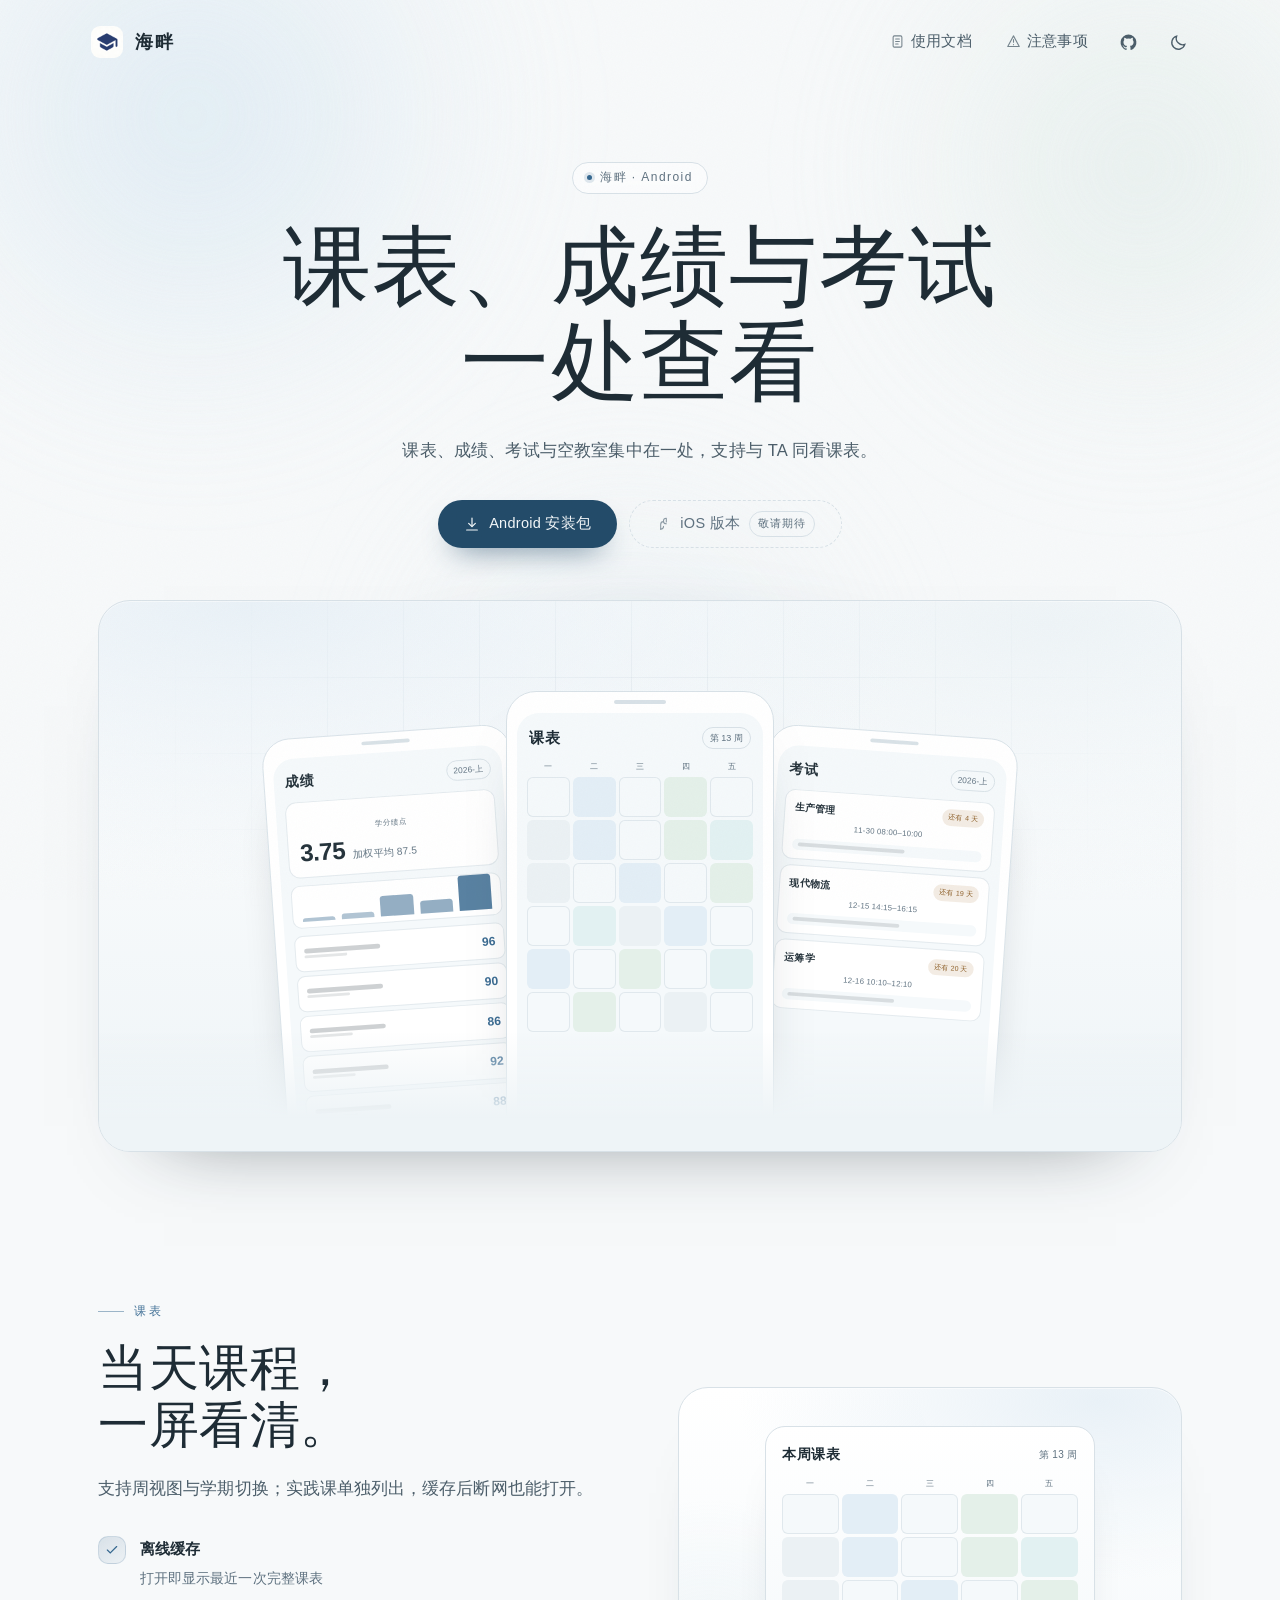
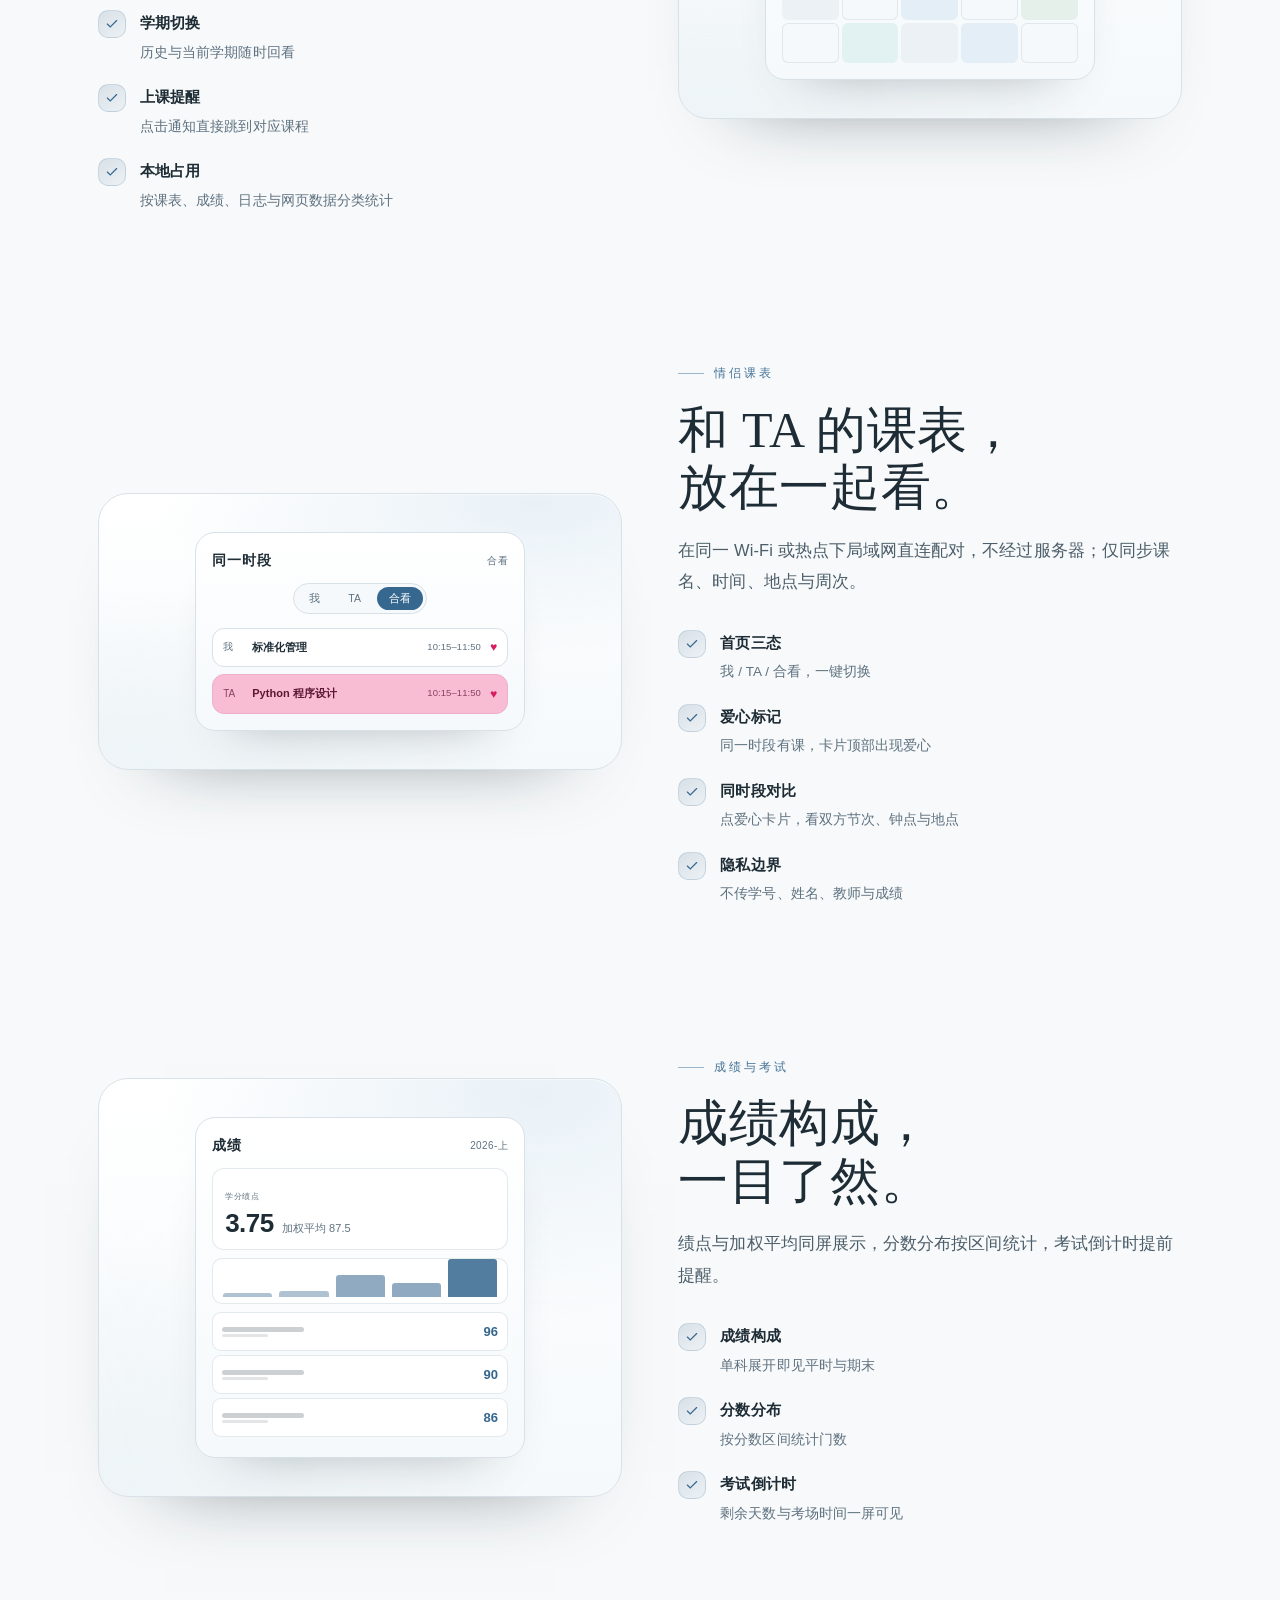
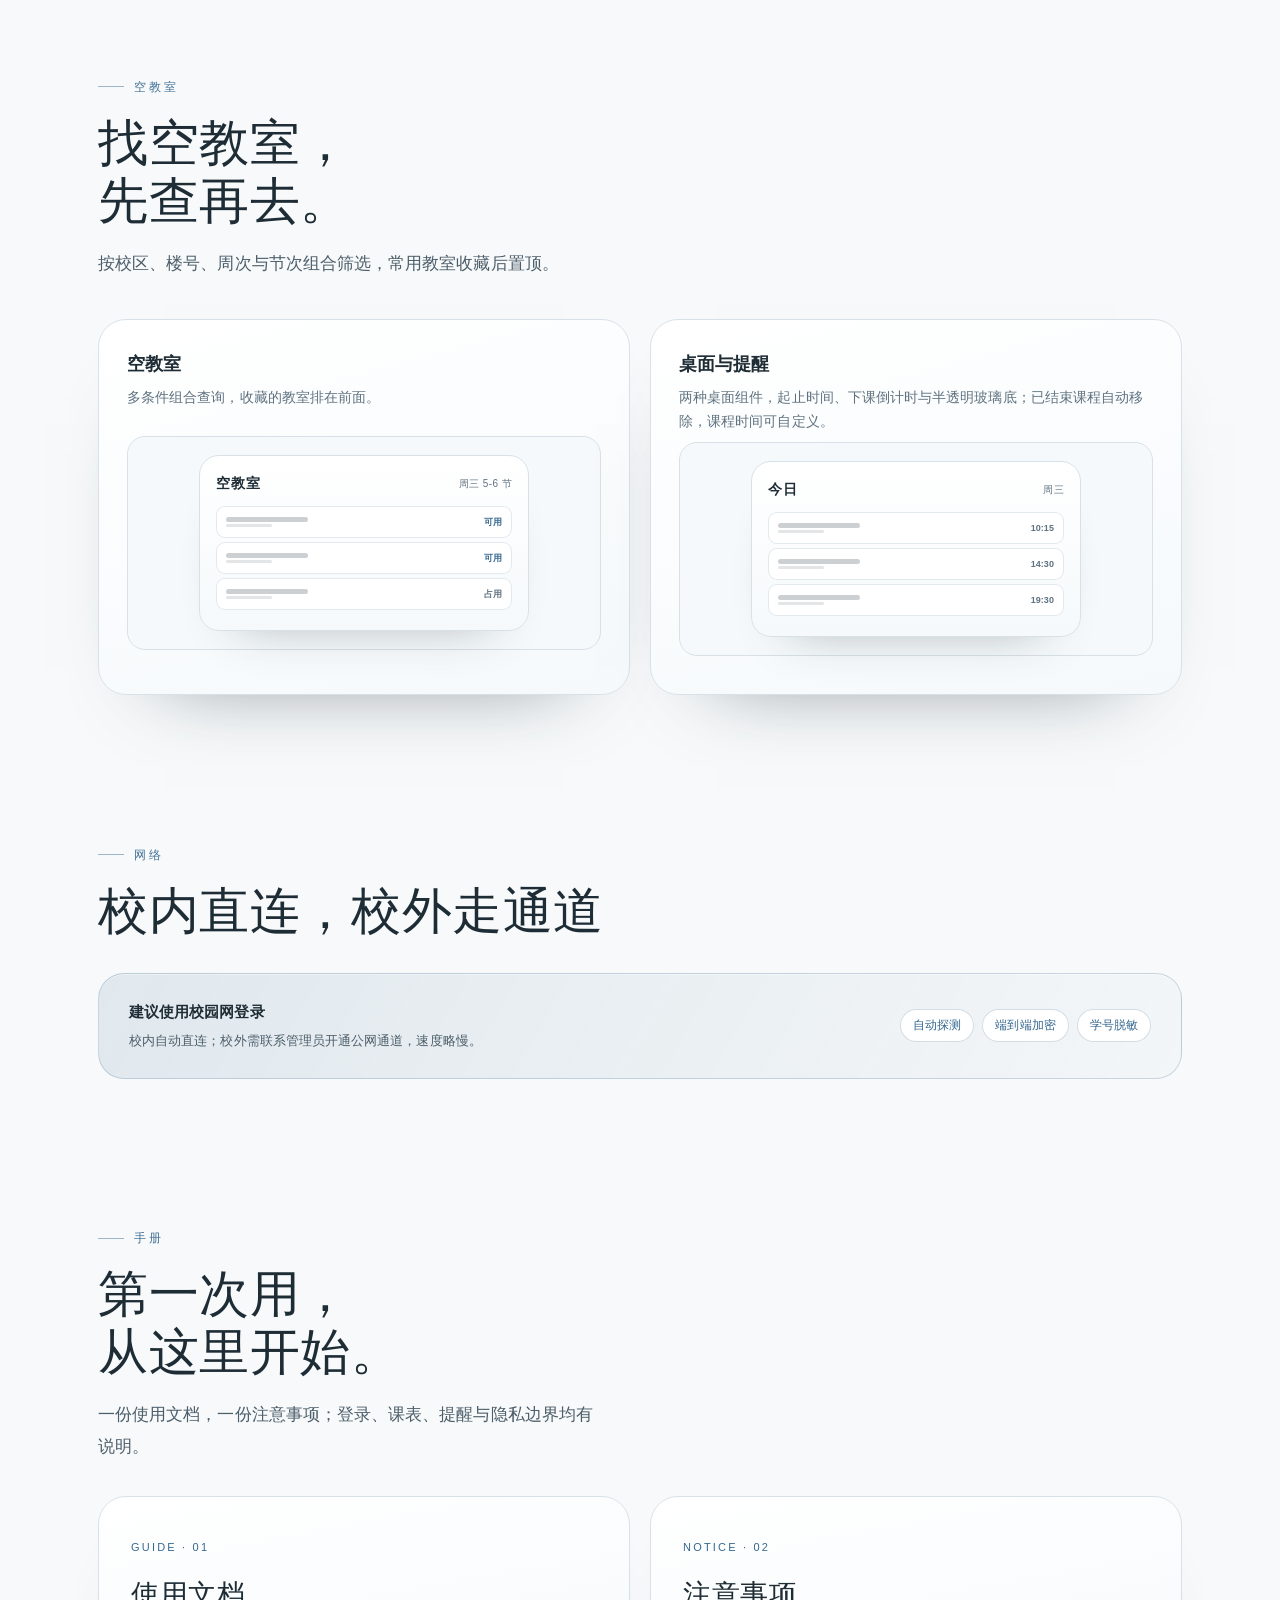
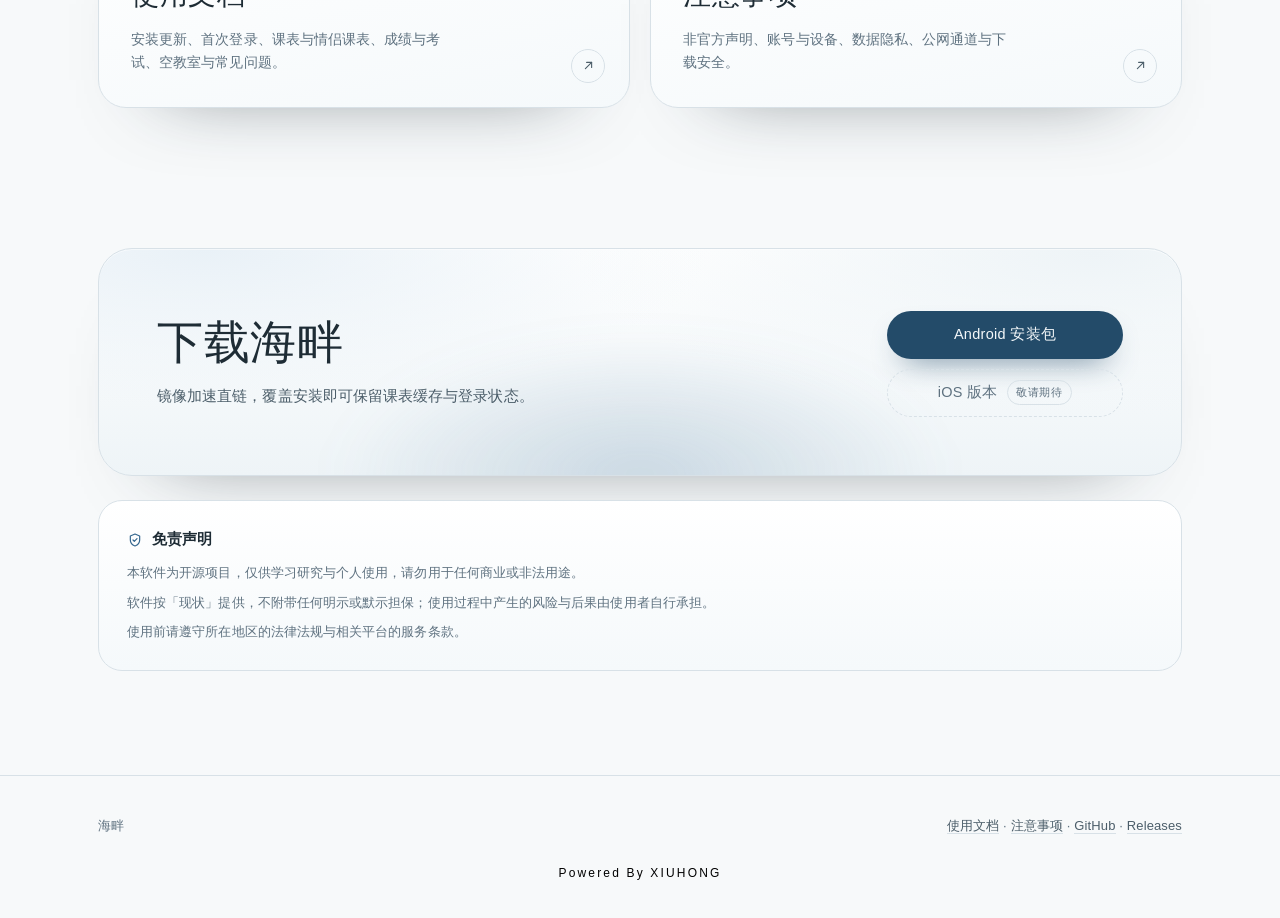
<file: index.html>
<!DOCTYPE html>
<html lang="zh-CN">
<head>
<meta charset="utf-8">
<meta name="viewport" content="width=device-width, initial-scale=1">
<title>海畔·课表APP</title>
<meta name="description" content="海畔：面向 Android 的课表、成绩、考试与空教室工具，支持局域网情侣课表。">
<link rel="icon" type="image/png" href="[data-uri]">
<link rel="apple-touch-icon" href="[data-uri]">
<style>
  :root{
    color-scheme:light;
    --paper:#f7f9fa;
    --paper-2:#eef4f7;
    --card:#ffffff;
    --panel:#f5f9fb;
    --ink:#1e2c35;
    --ink-2:#4c5e6a;
    --ink-3:#5f7280;
    --blue:#35678f;
    --deep:#234b69;
    --mist:#e9f1f7;
    --line:#d8e1e7;
    --line-soft:rgba(216,225,231,.7);
    --c1:#e3eef6; --c2:#e4f0e9; --c3:#ebf1f4; --c4:#e2f1f2;
    --glass:rgba(255,255,255,.55);
    --glass-line:rgba(30,44,53,.08);
    --shadow:0 40px 80px -66px rgba(30,44,53,.7);
    --sans:"HarmonyOS Sans SC","MiSans","PingFang SC","Hiragino Sans GB","Microsoft YaHei","Noto Sans SC",sans-serif;
    --serif:"Songti SC","STZhongsong","Source Han Serif SC","Noto Serif CJK SC","STSong","SimSun",serif;
    --max:1140px;
    --ease:cubic-bezier(.22,.68,.16,1);
  }
  html[data-theme="dark"]{
    color-scheme:dark;
    --paper:#0f171d;
    --paper-2:#121c22;
    --card:#152026;
    --panel:#1b272e;
    --ink:#edf3f6;
    --ink-2:#b4c5cf;
    --ink-3:#93a5b0;
    --blue:#8fb9d6;
    --deep:#274557;
    --mist:#18262e;
    --line:#2a3a44;
    --line-soft:rgba(42,58,68,.8);
    --c1:#1e3446; --c2:#1d3a2f; --c3:#212f37; --c4:#1b3638;
    --glass:rgba(21,32,38,.62);
    --glass-line:rgba(237,243,246,.09);
    --shadow:0 40px 80px -60px rgba(0,0,0,.9);
  }
  *{box-sizing:border-box}
  html{scroll-behavior:smooth;-webkit-text-size-adjust:100%}
  body{
    margin:0;background:var(--paper);color:var(--ink);
    font-family:var(--sans);font-size:16px;line-height:1.7;
    -webkit-font-smoothing:antialiased;overflow-x:hidden;
    transition:background-color .5s var(--ease),color .5s var(--ease);
    padding-top:82px;
  }
  .wrap{position:relative;z-index:2;max-width:var(--max);margin:0 auto;padding:0 28px}
  a{color:inherit}

  /* ── 背景：缓慢漂移的雾团 ── */
  .bg{position:fixed;inset:0;z-index:0;pointer-events:none;overflow:hidden}
  .blob{position:absolute;border-radius:50%;filter:blur(72px);opacity:.6;
    animation:drift 26s ease-in-out infinite alternate}
  .b1{width:54vw;height:54vw;left:-12vw;top:-18vw;
    background:radial-gradient(circle,#cfe3f0,transparent 66%)}
  .b2{width:46vw;height:46vw;right:-12vw;top:-10vw;
    background:radial-gradient(circle,#dbe9e4,transparent 66%);
    animation-duration:33s;animation-delay:-7s}
  .b3{width:42vw;height:42vw;left:28vw;top:48vh;
    background:radial-gradient(circle,#e6eef2,transparent 66%);
    animation-duration:39s;animation-delay:-15s}
  html[data-theme="dark"] .b1{background:radial-gradient(circle,#17303f,transparent 66%);opacity:.75}
  html[data-theme="dark"] .b2{background:radial-gradient(circle,#15302c,transparent 66%);opacity:.7}
  html[data-theme="dark"] .b3{background:radial-gradient(circle,#152a35,transparent 66%);opacity:.7}
  @keyframes drift{
    from{transform:translate3d(0,0,0) scale(1)}
    to{transform:translate3d(3vw,5vh,0) scale(1.14)}
  }

  /* ── 顶栏：滚动收缩成悬浮胶囊（对齐 DeepSeek）── */
  header{position:fixed;top:0;left:0;right:0;z-index:40;
    display:flex;justify-content:center;padding:10px 20px 0;pointer-events:none}
  .nav{
    pointer-events:auto;
    width:100%;max-width:1140px;height:64px;
    display:flex;align-items:center;justify-content:space-between;
    padding:0 10px 0 20px;border-radius:100px;
    background:rgba(255,255,255,0);border:1px solid transparent;
    transition:max-width .5s var(--ease),background-color .3s ease,
      border-color .3s ease,backdrop-filter .3s ease,box-shadow .4s ease,
      padding .5s var(--ease);
  }
  html[data-theme="dark"] header .nav{background:rgba(21,32,38,0)}
  header.scrolled .nav{
    max-width:980px;padding:0 10px 0 18px;
    background:var(--glass);
    -webkit-backdrop-filter:blur(12px) saturate(150%);
    backdrop-filter:blur(12px) saturate(150%);
    border-color:var(--glass-line);
    box-shadow:0 14px 34px -26px rgba(30,44,53,.6);
  }
  .brand{display:flex;align-items:center;gap:12px;text-decoration:none}
  .logo{width:32px;height:32px;border-radius:9px;display:block;
    transition:transform .5s var(--ease)}
  header.scrolled .logo{transform:scale(.94)}
  .brand b{font-family:var(--sans);font-weight:600;font-size:18px;
    letter-spacing:.12em;color:var(--ink)}
  .tools{display:flex;align-items:center;gap:8px;margin-left:4px}
  /* 图标本身不加外圈，只保留点击热区与颜色反馈 */
  .gh{width:42px;height:42px;display:grid;place-items:center;border:0;
    border-radius:0;background:none;color:var(--ink-2);text-decoration:none;
    transition:color .3s,transform .4s var(--ease)}
  .gh:hover{color:var(--deep);transform:translateY(-1px)}
  .gh svg{width:19px;height:19px}
  .theme{
    position:relative;width:42px;height:42px;display:grid;place-items:center;
    border:0;border-radius:0;background:none;
    color:var(--ink-2);cursor:pointer;padding:0;
    transition:color .3s,transform .5s var(--ease)}
  .theme:hover{color:var(--deep);transform:rotate(18deg)}
  .theme svg{width:19px;height:19px;position:absolute;
    transition:opacity .35s var(--ease),transform .5s var(--ease)}
  .theme .sun{opacity:0;transform:scale(.6) rotate(40deg)}
  .theme .moon{opacity:1;transform:none}
  html[data-theme="dark"] .theme .sun{opacity:1;transform:none}
  html[data-theme="dark"] .theme .moon{opacity:0;transform:scale(.6) rotate(-40deg)}

  /* ── 首屏 ── */
  .hero{position:relative;padding:72px 0 0;text-align:center}
  .badge{display:inline-flex;align-items:center;gap:8px;height:30px;padding:0 14px;
    border:1px solid var(--line);border-radius:999px;background:var(--card);
    font-size:12.5px;color:var(--ink-3);letter-spacing:.06em}
  .badge i{width:5px;height:5px;border-radius:50%;background:var(--blue);
    box-shadow:0 0 0 3px rgba(53,103,143,.14)}
  h1{font-family:var(--serif);font-weight:400;margin:26px 0 0;
    font-size:clamp(42px,6.8vw,82px);line-height:1.08;letter-spacing:.05em}
  .hero .sub{margin:20px auto 0;max-width:30em;font-size:16.5px;color:var(--ink-2)}
  .acts{display:flex;gap:12px;justify-content:center;flex-wrap:wrap;margin-top:32px}
  .btn{display:inline-flex;align-items:center;justify-content:center;gap:9px;
    height:48px;padding:0 26px;border-radius:999px;text-decoration:none;
    font-size:14.5px;letter-spacing:.02em;white-space:nowrap;
    transition:transform .35s var(--ease),background .3s,box-shadow .35s,color .3s,
      border-color .3s}
  .btn.primary{background:var(--deep);color:#f4f8fa;
    box-shadow:0 14px 30px -16px rgba(35,75,105,.9)}
  html[data-theme="dark"] .btn.primary{background:#35678f;color:#f4f8fa}
  .btn.primary:hover{transform:translateY(-2px);
    box-shadow:0 20px 36px -18px rgba(35,75,105,.95);background:var(--blue)}
  .btn.soon{background:transparent;color:var(--ink-3);border:1px dashed var(--line);
    cursor:default}
  .btn.soon em{font-style:normal;font-size:11px;letter-spacing:.08em;
    border:1px solid var(--line);border-radius:999px;padding:2px 8px;color:var(--ink-3)}
  .btn.soon svg{width:15px;height:15px;opacity:.7}
  .btn svg{width:16px;height:16px}

  /* 舞台 */
  .stage-wrap{position:relative;margin-top:52px}
  .glow{position:absolute;left:50%;top:-6%;width:min(880px,82vw);height:400px;
    transform:translateX(-50%);border-radius:50%;pointer-events:none;z-index:0;
    background:radial-gradient(closest-side,rgba(53,103,143,.16),rgba(53,103,143,0));
    filter:blur(20px)}
  .stage{position:relative;z-index:1;border-radius:32px;overflow:hidden;
    padding:54px 40px 0;
    background:
      radial-gradient(110% 88% at 14% 0%,var(--mist),transparent 58%),
      radial-gradient(105% 82% at 88% 4%,var(--paper-2),transparent 60%),
      linear-gradient(180deg,var(--card),var(--paper-2));
    border:1px solid var(--line);
    box-shadow:var(--shadow),inset 0 1px 0 rgba(255,255,255,.5);
    transform:scale(var(--stage-scale,1));
    transition:box-shadow .6s var(--ease)}
  .stage::before{content:"";position:absolute;inset:0;pointer-events:none;
    background-image:linear-gradient(rgba(120,150,170,.10) 1px,transparent 1px),
                     linear-gradient(90deg,rgba(120,150,170,.10) 1px,transparent 1px);
    background-size:76px 76px;
    mask-image:radial-gradient(68% 62% at 50% 26%,#000 8%,transparent 72%)}
  .stage::after{content:"";position:absolute;left:0;right:0;bottom:0;height:118px;
    pointer-events:none;z-index:6;
    background:linear-gradient(to bottom,transparent,var(--paper-2) 72%)}
  .phones{position:relative;display:flex;justify-content:center;align-items:flex-end;
    height:496px;transform:translate3d(0,var(--px,0),0)}
  .phone{position:relative;background:var(--card);border-radius:30px;
    border:1px solid var(--line);
    width:268px;height:460px;padding:12px 10px;overflow:hidden;
    box-shadow:0 40px 70px -44px rgba(30,44,53,.55);
    transition:transform .9s var(--ease),box-shadow .9s var(--ease)}
  .phone.left{transform:rotate(-4deg) translate(26px,26px) scale(.93);z-index:1;opacity:.96}
  .phone.right{transform:rotate(4deg) translate(-26px,26px) scale(.93);z-index:1;opacity:.96}
  .phone.mid{z-index:3}
  .stage:hover .phone.left{transform:rotate(-6deg) translate(12px,10px) scale(.95)}
  .stage:hover .phone.right{transform:rotate(6deg) translate(-12px,10px) scale(.95)}
  .stage:hover .phone.mid{transform:translateY(-8px)}
  .notch{position:absolute;top:8px;left:50%;transform:translateX(-50%);
    width:52px;height:4px;border-radius:999px;background:var(--line)}
  .screen{margin-top:9px;height:calc(100% - 9px);border-radius:22px;overflow:hidden;
    background:var(--panel);display:flex;flex-direction:column}
  .s-head{padding:12px 12px 8px;display:flex;align-items:center;justify-content:space-between}
  .s-head b{font-size:15px;font-weight:600;letter-spacing:.06em}
  .s-head span{font-size:9px;color:var(--ink-3);border:1px solid var(--line);
    border-radius:999px;padding:2px 7px}
  .s-body{padding:0 10px 10px;overflow:hidden}

  /* 课表 mock */
  .week{display:grid;grid-template-columns:repeat(5,1fr);gap:3px;margin-bottom:4px}
  .week i{font-style:normal;font-size:7.5px;text-align:center;color:var(--ink-3)}
  .grid{display:grid;grid-template-columns:repeat(5,1fr);gap:3px}
  .cell{height:40px;border-radius:6px;background:var(--panel);
    border:1px solid var(--line-soft)}
  .crs{border-radius:6px;padding:3px;overflow:hidden;background:var(--c1)}
  .crs i{display:block;width:86%;height:4px;border-radius:2px;
    background:rgba(30,44,53,.28);margin-bottom:2px}
  .crs u{display:block;width:60%;height:3px;border-radius:2px;
    background:rgba(30,44,53,.16)}
  .crs.g{background:var(--c2)}.crs.y{background:var(--c3)}.crs.b{background:var(--c4)}
  html[data-theme="dark"] .crs i{background:rgba(237,243,246,.42)}
  html[data-theme="dark"] .crs u{background:rgba(237,243,246,.22)}

  /* 成绩 mock */
  .gpa{border-radius:12px;padding:10px 12px;background:var(--card);
    border:1px solid var(--line-soft);margin-bottom:8px}
  .gpa span{font-size:8px;color:var(--ink-3);letter-spacing:.08em}
  .gpa .v{display:flex;align-items:baseline;gap:8px;margin-top:2px}
  .gpa .v b{font-size:26px;font-weight:600;letter-spacing:-.02em;line-height:1}
  .gpa .v em{font-style:normal;font-size:11px;color:var(--ink-3)}
  .bars{display:flex;align-items:flex-end;gap:7px;height:46px;
    padding:8px 10px 6px;border-radius:10px;background:var(--card);
    border:1px solid var(--line-soft);margin-bottom:8px}
  .bars i{flex:1;border-radius:3px 3px 0 0;background:var(--blue);opacity:.85}
  .bars i:nth-child(1){height:4px;opacity:.4}
  .bars i:nth-child(2){height:6px;opacity:.4}
  .bars i:nth-child(3){height:22px;opacity:.55}
  .bars i:nth-child(4){height:14px;opacity:.55}
  .bars i:nth-child(5){height:38px}
  .row{display:flex;align-items:center;justify-content:space-between;
    padding:7px 9px;border-radius:9px;background:var(--card);
    border:1px solid var(--line-soft);margin-bottom:4px}
  .row .l{display:grid;gap:2px}
  .row .l i{display:block;width:82px;height:5px;border-radius:3px;
    background:rgba(30,44,53,.22)}
  .row .l u{display:block;width:46px;height:3px;border-radius:2px;
    background:rgba(30,44,53,.12)}
  html[data-theme="dark"] .row .l i{background:rgba(237,243,246,.34)}
  html[data-theme="dark"] .row .l u{background:rgba(237,243,246,.16)}
  .row .n{font-size:13px;font-weight:600;color:var(--blue)}

  /* 考试 mock */
  .exam{border-radius:11px;background:var(--card);border:1px solid var(--line-soft);
    padding:9px 10px;margin-bottom:6px}
  .exam .t{display:flex;align-items:center;justify-content:space-between;gap:6px}
  .exam .t b{font-size:10.5px;font-weight:600}
  .exam .t em{font-style:normal;font-size:7.5px;color:#8a5a22;
    background:rgba(153,102,28,.12);border-radius:999px;padding:2px 6px;white-space:nowrap}
  .exam .d{font-size:8.5px;color:var(--ink-3);margin-top:4px;letter-spacing:.02em}
  .exam .loc{margin-top:5px;border-radius:6px;background:var(--panel);
    display:flex;align-items:center;gap:4px;padding:4px 6px}
  .exam .loc s{display:block;width:60%;height:4px;border-radius:2px;
    background:rgba(30,44,53,.14);text-decoration:none}
  html[data-theme="dark"] .exam .loc s{background:rgba(237,243,246,.18)}
  .close-pill{display:inline-block;font-style:normal;font-size:7.5px;color:#2f7a5c;
    background:rgba(47,122,92,.12);border-radius:999px;padding:1px 6px;margin-left:4px}

  /* ── 分节 ── */
  section{position:relative;padding:126px 0 0}
  .kicker{display:inline-flex;align-items:center;gap:10px;font-size:12px;
    letter-spacing:.22em;color:var(--blue)}
  .kicker::before{content:"";width:26px;height:1px;background:currentColor;opacity:.5}
  h2{font-family:var(--serif);font-weight:400;line-height:1.16;letter-spacing:.04em;
    font-size:clamp(30px,4.4vw,46px);margin:16px 0 0}
  .lead{margin:16px 0 0;color:var(--ink-2);font-size:16px;max-width:30em}
  .split{display:grid;grid-template-columns:1.02fr .98fr;gap:56px;align-items:center}
  .split.flip .txt{order:2}
  .split.flip .art{order:1}
  .points{list-style:none;padding:0;margin:28px 0 0;display:grid;gap:16px}
  .points li{display:flex;gap:14px;align-items:flex-start}
  .points .dot{flex:none;width:26px;height:26px;border-radius:9px;display:grid;
    place-items:center;background:rgba(53,103,143,.10);color:var(--blue)}
  .points .dot svg{width:14px;height:14px}
  .points b{display:block;font-size:14.5px;font-weight:600;letter-spacing:.01em}
  .points span{font-size:13px;color:var(--ink-3);line-height:1.6}

  .art{position:relative;border-radius:26px;padding:34px;
    background:
      radial-gradient(120% 90% at 84% 6%,var(--mist),transparent 62%),
      radial-gradient(120% 100% at 6% 94%,var(--paper-2),transparent 64%),
      var(--panel);
    border:1px solid var(--line);box-shadow:var(--shadow);
    transform:translate3d(0,var(--art-y,0),0);
    transition:transform .6s var(--ease),box-shadow .6s var(--ease)}
  .panel{max-width:330px;margin:0 auto;border-radius:18px;background:var(--card);
    border:1px solid var(--line);box-shadow:0 28px 46px -34px rgba(30,44,53,.4);
    padding:14px}
  .panel .ttl{display:flex;align-items:center;justify-content:space-between;margin-bottom:10px}
  .panel .ttl b{font-size:13px;font-weight:600;letter-spacing:.05em}
  .panel .ttl span{font-size:9.5px;color:var(--ink-3)}

  .duo{display:grid;grid-template-columns:1fr 1fr;gap:20px;margin-top:40px}
  .mini{border-radius:26px;padding:28px;background:var(--card);border:1px solid var(--line);
    transition:transform .5s var(--ease),box-shadow .5s var(--ease)}
  .mini:hover{transform:translateY(-4px);box-shadow:var(--shadow)}
  .mini h3{font-family:var(--sans);font-weight:600;font-size:18px;margin:0 0 6px}
  .mini p{margin:0;font-size:13.5px;color:var(--ink-3);min-height:42px}
  .mini .art{margin-top:18px;padding:18px;border-radius:18px;box-shadow:none;background:var(--panel)}

  .net{display:flex;flex-wrap:wrap;align-items:center;gap:18px;justify-content:space-between;
    border-radius:22px;padding:22px 26px;margin-top:32px;
    background:linear-gradient(120deg,rgba(53,103,143,.10),rgba(53,103,143,.03));
    border:1px solid rgba(53,103,143,.22)}
  .net .t{display:flex;flex-direction:column;gap:3px}
  .net b{font-size:14.5px;font-weight:600}
  .net span{font-size:13px;color:var(--ink-2)}
  .net .tags{display:flex;gap:8px;flex-wrap:wrap}
  .net .tags i{font-style:normal;font-size:12px;color:var(--blue);
    background:var(--card);border:1px solid rgba(53,103,143,.22);
    border-radius:999px;padding:5px 12px}

  /* 下载 */
  .dl{position:relative;overflow:hidden;border-radius:32px;
    padding:58px 56px 54px;
    display:flex;align-items:center;justify-content:space-between;gap:44px;
    text-align:left;
    background:
      radial-gradient(80% 120% at 10% 0%,var(--mist),transparent 58%),
      radial-gradient(80% 120% at 92% 2%,var(--paper-2),transparent 60%),
      linear-gradient(180deg,var(--card),var(--paper-2));
    border:1px solid var(--line);box-shadow:var(--shadow)}
  .dl::after{content:"";position:absolute;left:50%;bottom:-140px;width:620px;height:280px;
    transform:translateX(-50%);border-radius:50%;
    background:radial-gradient(closest-side,rgba(53,103,143,.20),transparent);
    filter:blur(22px);pointer-events:none;z-index:0}
  .dl-copy{position:relative;z-index:1;min-width:0}
  .dl h2{margin:0;font-size:clamp(30px,4.6vw,46px)}
  .dl p{max-width:32em;margin:14px 0 0;color:var(--ink-2);font-size:14.5px}
  .dl-actions{position:relative;z-index:1;flex:0 0 auto;
    display:flex;flex-direction:column;gap:10px;width:236px}
  .dl-actions .btn{width:100%}

  /* 免责声明 */
  .policy{margin-top:24px;border-radius:22px;padding:26px 28px;
    background:var(--card);border:1px solid var(--line)}
  .policy h3{display:flex;align-items:center;gap:9px;margin:0 0 10px;
    font-family:var(--sans);font-size:14.5px;font-weight:600}
  .policy h3 svg{width:16px;height:16px;color:var(--blue)}
  .policy p{margin:0 0 6px;font-size:12.5px;line-height:1.85;color:var(--ink-3)}
  .policy p:last-child{margin-bottom:0}

  footer{margin-top:44px;border-top:1px solid var(--line);padding:32px 0 28px}
  .foot{display:flex;flex-wrap:wrap;gap:14px;justify-content:space-between;
    font-size:12.5px;color:var(--ink-3)}
  .foot a{color:var(--ink-2);text-decoration:none;border-bottom:1px solid var(--line)}
  .foot a:hover{color:var(--blue);border-color:var(--blue)}
  .powered{margin:24px 0 0;text-align:center;font-size:12px;color:#000;
    letter-spacing:.1em}

  /* 动效 */
  .reveal{opacity:0;transform:translateY(24px);filter:blur(6px);
    transition:opacity .9s var(--ease),transform .9s var(--ease),filter .9s var(--ease)}
  .reveal.in{opacity:1;transform:none;filter:blur(0)}
  .d1{transition-delay:.09s}.d2{transition-delay:.18s}.d3{transition-delay:.27s}

  /* 平板 */
  @media (max-width:1024px){
    .hero{padding:52px 0 0}
    .phones{height:430px}
    .phone{width:230px;height:392px}
    .phone.left{transform:rotate(-5deg) translate(18px,20px) scale(.92)}
    .phone.right{transform:rotate(5deg) translate(-18px,20px) scale(.92)}
    .split{grid-template-columns:1fr;gap:32px}
    .split.flip .txt{order:1}
    .split.flip .art{order:2}
    section{padding:100px 0 0}
    header.scrolled .nav{max-width:88%}
  }
  /* 手机 */
  @media (max-width:700px){
    body{padding-top:72px}
    .wrap{padding:0 18px}
    .nav{height:56px;padding:0 6px 0 14px}
    header{padding:8px 12px 0}
    .brand b{font-size:16px}
    .hero{padding:40px 0 0}
    .hero .sub{font-size:14.5px}
    .acts{gap:10px}
    .btn{flex:1 1 100%}
    .stage{border-radius:24px;padding:32px 14px 0;margin-top:34px}
    .phones{height:334px}
    .phone.left,.phone.right{display:none}
    .phone{width:198px;height:338px;border-radius:22px;padding:9px 7px}
    .duo{grid-template-columns:1fr;gap:14px;margin-top:26px}
    .points{margin-top:22px;gap:14px}
    .net{padding:18px}
    .dl{padding:44px 22px 40px;border-radius:24px;
      flex-direction:column;text-align:center;gap:26px}
    .dl p{margin-left:auto;margin-right:auto}
    .dl-actions{width:100%;max-width:320px}
    .dl-actions .btn{flex:0 0 auto;min-height:48px}
  }
  /* ── 导航链接、阅读进度与跳到正文 ── */
  .skip{position:fixed;left:14px;top:-64px;z-index:100;padding:10px 16px;
    border-radius:999px;background:var(--deep);color:#fff;text-decoration:none;
    font-size:13px;transition:top .25s var(--ease)}
  .skip:focus{top:10px}
  .navlinks{display:flex;align-items:center;gap:4px;margin-left:auto}
  .navlinks a{position:relative;display:inline-flex;align-items:center;gap:6px;
    padding:10px 15px;border-radius:999px;font-size:14.5px;
    color:var(--ink-2);text-decoration:none;letter-spacing:.02em;
    transition:color .25s,background-color .25s}
  .navlinks a svg{width:15px;height:15px;flex:none;opacity:.75}
  .navlinks a::after{content:"";position:absolute;left:15px;right:15px;bottom:6px;
    height:1px;background:currentColor;transform:scaleX(0);transform-origin:left;
    opacity:.6;transition:transform .35s var(--ease)}
  .navlinks a:hover{color:var(--ink);background:rgba(53,103,143,.06)}
  .navlinks a:hover::after{transform:scaleX(1)}
  .nav-progress{position:fixed;top:0;left:0;right:0;height:2px;z-index:50;
    transform:scaleX(var(--p,0));transform-origin:left;pointer-events:none;
    background:linear-gradient(90deg,var(--blue),var(--deep));opacity:.75}

  /* ── 首屏：光标墨晕与标题卷帘 ── */
  .hero{isolation:isolate}
  .hero-spot{position:absolute;inset:-8% 0 0;z-index:0;pointer-events:none;opacity:0;
    background:radial-gradient(340px circle at var(--mx,50%) var(--my,38%),
      rgba(53,103,143,.10),transparent 68%);
    transition:opacity .45s var(--ease)}
  @media (pointer:fine){.hero:hover .hero-spot{opacity:1}}
  .js .h1-line{display:block;overflow:hidden;padding-bottom:.08em;margin-bottom:-.04em}
  .js .h1-line>span{display:block;transform:translateY(118%);
    transition:transform 1.05s var(--ease)}
  .js .hero.ready .h1-line>span{transform:translateY(0)}
  .js .hero.ready .h1-line:nth-child(2)>span{transition-delay:.1s}

  /* ── 按钮磁吸 ── */
  .btn{--bx:0px;--by:0px;transform:translate3d(var(--bx),var(--by),0)}
  .btn.primary:hover{transform:translate3d(var(--bx),calc(var(--by) - 2px),0)}

  /* ── 舞台与卡片的 3D 视差 ── */
  .stage-wrap{perspective:1400px}
  .stage{transform:scale(var(--stage-scale,1)) rotateX(var(--rx,0deg))
    rotateY(var(--ry,0deg));transform-style:preserve-3d;will-change:transform}
  .sheen{position:absolute;inset:0;z-index:7;pointer-events:none;opacity:0;
    background:radial-gradient(360px circle at var(--sx,50%) var(--sy,30%),
      rgba(255,255,255,.34),transparent 62%);
    mix-blend-mode:soft-light;transition:opacity .5s var(--ease)}
  .stage:hover .sheen{opacity:1}
  .art{transform:translate3d(0,var(--art-y,0),0) rotateX(var(--arx,0deg))
    rotateY(var(--ary,0deg));transform-style:preserve-3d;will-change:transform}

  /* ── 手册入口 ── */
  .guides{display:grid;grid-template-columns:1fr 1fr;gap:18px;margin-top:34px}
  .guide{position:relative;overflow:hidden;display:block;padding:30px 30px 28px;
    border-radius:26px;background:var(--card);border:1px solid var(--line);
    text-decoration:none;box-shadow:var(--shadow);
    transition:transform .55s var(--ease),border-color .35s,box-shadow .55s var(--ease)}
  .guide::before{content:"";position:absolute;left:0;top:0;bottom:0;width:2px;
    background:linear-gradient(var(--blue),transparent);opacity:0;transition:opacity .35s}
  .guide:hover{transform:translateY(-5px);border-color:rgba(53,103,143,.35);
    box-shadow:0 34px 60px -42px rgba(30,44,53,.55)}
  .guide:hover::before{opacity:1}
  .guide .g-k{font-size:11px;letter-spacing:.2em;color:var(--blue)}
  .guide h3{font-family:var(--serif);font-weight:400;font-size:27px;
    letter-spacing:.04em;margin:10px 0 8px}
  .guide p{margin:0;font-size:13.5px;color:var(--ink-3);max-width:24em}
  .guide .arrow{position:absolute;right:24px;bottom:24px;width:34px;height:34px;
    display:grid;place-items:center;border-radius:999px;border:1px solid var(--line);
    color:var(--ink-2);transition:transform .45s var(--ease),background .3s,color .3s,border-color .3s}
  .guide:hover .arrow{transform:translate(2px,-2px);background:var(--deep);
    color:#fff;border-color:var(--deep)}
  .guide .arrow svg{width:15px;height:15px}

  /* ── 离场与主题切换 ── */
  body.leaving{opacity:0;transform:translateY(-6px);
    transition:opacity .18s ease,transform .18s ease}
  ::view-transition-old(root),::view-transition-new(root){animation:none}
  ::view-transition-old(root){z-index:1}
  ::view-transition-new(root){z-index:2}

  /* ── 移动端菜单 ── */
  .menu-btn{display:none;width:42px;height:42px;place-items:center;border:1px solid var(--line);
    border-radius:999px;background:var(--card);color:var(--ink-2);cursor:pointer;padding:0;
    transition:color .3s,border-color .3s,transform .4s var(--ease)}
  .menu-btn:hover{color:var(--deep);border-color:var(--blue)}
  .menu-btn svg{width:19px;height:19px}
  .menu-btn .close{display:none}
  .menu-btn[aria-expanded="true"] .open{display:none}
  .menu-btn[aria-expanded="true"] .close{display:block}
  .mobile-menu{position:fixed;inset:0;z-index:39;display:flex;flex-direction:column;
    justify-content:space-between;padding:100px 24px 28px;
    background:var(--paper);opacity:0;visibility:hidden;transform:translateY(-10px);
    transition:opacity .35s var(--ease),transform .45s var(--ease),visibility .35s}
  .mobile-menu.open{opacity:1;visibility:visible;transform:none}
  body.menu-open{overflow:hidden}
  .m-nav{display:grid}
  .m-nav a{display:flex;align-items:baseline;justify-content:space-between;gap:16px;
    padding:14px 0;border-bottom:1px solid var(--line);text-decoration:none;
    font-family:var(--serif);font-size:clamp(28px,8vw,38px);letter-spacing:.04em;
    color:var(--ink);transition:color .25s}
  .m-nav a:hover{color:var(--blue)}
  .m-nav a small{font-family:var(--sans);font-size:10px;letter-spacing:.18em;color:var(--ink-3)}
  .m-foot{font-size:12px;color:var(--ink-3);line-height:1.9}
  .m-foot a{color:var(--ink-2);text-decoration:none;border-bottom:1px solid var(--line)}
  .m-foot a:hover{color:var(--blue);border-color:var(--blue)}

  @media (max-width:1024px){
    .guides{gap:14px}
    .guide{padding:24px}
  }
  @media (max-width:860px){
    .navlinks{display:none}
    .menu-btn{display:grid}
  }
  @media (min-width:861px){
    .mobile-menu{display:none}
  }
  @media (max-width:700px){
    .guides{grid-template-columns:1fr;margin-top:26px}
    .guide h3{font-size:23px}
  }
  @media (prefers-reduced-motion:reduce){
    *{transition:none!important;animation:none!important}
    .reveal{opacity:1;transform:none;filter:none}
  }
  /* 情侣课表 mock */
  .couple-switch{display:flex;gap:4px;width:max-content;margin:0 auto 14px;padding:3px;
    border-radius:999px;background:var(--panel);border:1px solid var(--line)}
  .couple-switch i{font-style:normal;font-size:10.5px;line-height:1;padding:6px 12px;
    border-radius:999px;color:var(--ink-3)}
  .couple-switch i.on{background:var(--blue);color:#fff}
  .couple-row{display:flex;align-items:center;gap:9px;margin-top:7px;padding:9px 10px;
    border-radius:12px;background:var(--card);border:1px solid var(--line)}
  .couple-row .who{flex:none;width:20px;font-size:10px;color:var(--ink-3)}
  .couple-row .nm{font-size:11px;font-weight:600;color:var(--ink);
    white-space:nowrap;overflow:hidden;text-overflow:ellipsis}
  .couple-row .mt{margin-left:auto;font-size:9.5px;color:var(--ink-3);white-space:nowrap}
  .couple-row .heart{flex:none;font-size:12px;line-height:1;color:#d81b60}
  /* TA 课程：中等粉色填充，普通课程不再使用粉色 */
  .couple-row.ta{background:#f8bdd2;border-color:#eeb0c9}
  .couple-row.ta .who,.couple-row.ta .mt{color:#8a4262}
  .couple-row.ta .nm{color:#5c1631}
  html[data-theme="dark"] .couple-row.ta{background:#55202f;border-color:#6d2a3c}
  html[data-theme="dark"] .couple-row.ta .who,
  html[data-theme="dark"] .couple-row.ta .mt{color:#e6aec4}
  html[data-theme="dark"] .couple-row.ta .nm{color:#f6c6d8}

  /* ══════════ V3 精修：编辑式排版 / 玻璃质感 / 细腻动效 ══════════ */
  html{scroll-padding-top:96px}
  body{font-size:16.5px;line-height:1.78;letter-spacing:.004em;
    font-feature-settings:"kern" 1,"liga" 1}
  ::selection{background:rgba(53,103,143,.16)}
  h1,h2,h3{text-wrap:balance}
  p,.lead,.sub,.points span,.guide p,.net span,.hero .sub{text-wrap:pretty}

  /* 首屏 */
  .hero{padding-top:78px}
  .badge{height:32px;font-size:12px;letter-spacing:.12em;
    background:var(--glass);-webkit-backdrop-filter:blur(8px);backdrop-filter:blur(8px)}
  .badge i{animation:badgePulse 3s var(--ease) infinite}
  @keyframes badgePulse{
    0%,100%{box-shadow:0 0 0 3px rgba(53,103,143,.14)}
    50%{box-shadow:0 0 0 6px rgba(53,103,143,.06)}
  }
  h1{font-size:clamp(44px,7vw,88px);line-height:1.05;letter-spacing:.015em;margin-top:28px}
  .hero .sub{margin-top:22px;max-width:31em;font-size:16.5px;line-height:1.85;letter-spacing:.01em}
  .acts{margin-top:34px}

  /* 分节节奏 */
  section{padding:clamp(96px,11vw,140px) 0 0}
  .kicker{font-size:11.5px;letter-spacing:.26em;opacity:.92}
  h2{font-size:clamp(32px,4.2vw,50px);line-height:1.15;letter-spacing:.012em;margin-top:18px}
  .lead{margin-top:18px;font-size:16.5px;line-height:1.9;max-width:32.5em}
  .points{margin-top:32px;gap:18px}
  .points li{align-items:flex-start;transition:transform .45s var(--ease)}
  .points li:hover{transform:translateX(4px)}
  .points .dot{width:28px;height:28px;border-radius:10px;
    background:linear-gradient(145deg,rgba(53,103,143,.16),rgba(53,103,143,.05));
    border:1px solid rgba(53,103,143,.16)}
  .points b{font-size:15px;letter-spacing:.01em}
  .points span{font-size:13.5px;line-height:1.7}

  /* 卡片：顶部高光 + 细腻投影 */
  .art{padding:38px;border-radius:30px;
    background:
      radial-gradient(120% 90% at 84% 4%,var(--mist),transparent 60%),
      radial-gradient(120% 100% at 6% 96%,var(--paper-2),transparent 62%),
      linear-gradient(180deg,var(--card),var(--panel));
    box-shadow:var(--shadow),inset 0 1px 0 rgba(255,255,255,.55);
    transition:transform .7s var(--ease),box-shadow .7s var(--ease)}
  .art:hover{box-shadow:0 46px 90px -64px rgba(30,44,53,.62),
    inset 0 1px 0 rgba(255,255,255,.6)}
  .panel{border-radius:20px;padding:16px;
    background:linear-gradient(180deg,var(--card),var(--panel));
    box-shadow:0 28px 52px -40px rgba(30,44,53,.42),
      inset 0 1px 0 rgba(255,255,255,.6);
    transition:transform .6s var(--ease),box-shadow .6s var(--ease)}
  .art:hover .panel{transform:translateY(-4px)}
  .panel .ttl b{font-size:13.5px;letter-spacing:.06em}
  .panel .ttl span{font-size:10px;letter-spacing:.04em}

  .duo .mini{border-radius:28px;
    background:linear-gradient(165deg,var(--card),var(--panel));
    box-shadow:var(--shadow);
    transition:transform .55s var(--ease),border-color .35s,box-shadow .55s var(--ease)}
  .duo .mini:hover{border-color:rgba(53,103,143,.3)}

  .net{border-radius:26px;padding:26px 30px;
    background:linear-gradient(120deg,rgba(53,103,143,.11),rgba(53,103,143,.02));
    box-shadow:inset 0 1px 0 rgba(255,255,255,.4)}

  .dl{border-radius:34px;padding:62px 58px 58px;
    box-shadow:var(--shadow),inset 0 1px 0 rgba(255,255,255,.5)}
  .guides{gap:20px}
  .guide{border-radius:28px;padding:34px 32px 32px;
    background:linear-gradient(170deg,var(--card),var(--panel))}
  .guide h3{font-size:28px;letter-spacing:.02em}
  .guide p{font-size:13.5px;line-height:1.72}
  .policy{border-radius:24px;background:linear-gradient(180deg,var(--card),var(--panel))}

  /* 页脚收束 */
  footer{margin-top:104px;padding:38px 0 34px}
  .foot{font-size:13px;letter-spacing:.01em}
  .powered{margin-top:26px;font-size:12px;letter-spacing:.18em;font-weight:500;color:#000}

  /* 纸张颗粒：非常轻，只负责质感 */
  body::after{content:"";position:fixed;inset:0;z-index:1;pointer-events:none;
    opacity:.028;mix-blend-mode:multiply;background-size:180px 180px;
    background-image:url("data:image/svg+xml,%3Csvg xmlns='http://www.w3.org/2000/svg' width='180' height='180'%3E%3Cfilter id='n'%3E%3CfeTurbulence type='fractalNoise' baseFrequency='.8' numOctaves='2'/%3E%3C/filter%3E%3Crect width='100%25' height='100%25' filter='url(%23n)'/%3E%3C/svg%3E")}
  html[data-theme="dark"] body::after{mix-blend-mode:screen;opacity:.045}

  /* 入场：列表逐条错峰出现 */
  .reveal{transform:translateY(26px);filter:blur(7px)}
  .reveal .points li{opacity:0;transform:translateY(12px);
    transition:opacity .7s var(--ease),transform .7s var(--ease)}
  .reveal.in .points li{opacity:1;transform:none}
  .reveal.in .points li:nth-child(2){transition-delay:.07s}
  .reveal.in .points li:nth-child(3){transition-delay:.14s}
  .reveal.in .points li:nth-child(4){transition-delay:.21s}
  .reveal.in .points li:nth-child(5){transition-delay:.28s}
  @media (prefers-reduced-motion:reduce){
    .reveal .points li{opacity:1;transform:none}
    body::after{display:none}
  }

  /* 移动端排版 */
  @media (max-width:700px){
    body{font-size:16px;line-height:1.75}
    section{padding:88px 0 0}
    h1{font-size:clamp(38px,11vw,52px)}
    .hero .sub{font-size:15px;line-height:1.8}
    h2{font-size:clamp(28px,8vw,36px)}
    .art{padding:24px;border-radius:24px}
    .guide{padding:26px 22px}
    .powered{font-size:11.5px}
  }
</style>
<script>
  try{
    var t=localStorage.getItem('hp-theme');
    if(t) document.documentElement.dataset.theme=t;
    else if(matchMedia('(prefers-color-scheme: dark)').matches) document.documentElement.dataset.theme='dark';
  }catch(e){}
  document.documentElement.classList.add('js');
</script>
</head>
<body>
<a class="skip" href="#top">跳到主要内容</a>
<span class="nav-progress" id="navProgress" aria-hidden="true"></span>
<div class="bg"><span class="blob b1"></span><span class="blob b2"></span><span class="blob b3"></span></div>

<header id="hdr">
  <div class="nav">
    <a class="brand" href="#top"><img class="logo" src="[data-uri]" alt="海畔"><b>海畔</b></a>
    <nav class="navlinks" aria-label="主导航">
      <a href="docs.html"><svg viewBox="0 0 24 24" fill="none" stroke="currentColor" stroke-width="1.7" stroke-linecap="round" stroke-linejoin="round"><rect x="5" y="3" width="14" height="18" rx="2"/><path d="M9 8h6M9 12h6M9 16h4"/></svg>使用文档</a>
      <a href="notes.html"><svg viewBox="0 0 24 24" fill="none" stroke="currentColor" stroke-width="1.7" stroke-linecap="round" stroke-linejoin="round"><path d="M12 3 2.8 20h18.4Z"/><path d="M12 9v4M12 17h.01"/></svg>注意事项</a>
    </nav>
    <div class="tools">
      <button class="menu-btn" id="menuBtn" aria-label="打开菜单" aria-expanded="false" aria-controls="mobileMenu">
        <svg class="open" viewBox="0 0 24 24" fill="none" stroke="currentColor" stroke-width="1.8" stroke-linecap="round"><path d="M4 7h16M4 12h16M4 17h16"/></svg>
        <svg class="close" viewBox="0 0 24 24" fill="none" stroke="currentColor" stroke-width="1.8" stroke-linecap="round"><path d="M6 6l12 12M18 6 6 18"/></svg>
      </button>
      <a class="gh" id="nav-repo" href="#" target="_blank" rel="noopener" aria-label="GitHub 仓库" title="GitHub 仓库">
        <svg viewBox="0 0 24 24" fill="currentColor"><path d="M12 2a10 10 0 0 0-3.16 19.49c.5.09.68-.22.68-.48v-1.7c-2.78.6-3.37-1.34-3.37-1.34-.45-1.16-1.11-1.47-1.11-1.47-.91-.62.07-.61.07-.61 1 .07 1.53 1.03 1.53 1.03.9 1.53 2.36 1.09 2.93.83.09-.65.35-1.09.63-1.34-2.22-.25-4.55-1.11-4.55-4.94 0-1.09.39-1.98 1.03-2.68-.1-.25-.45-1.27.1-2.65 0 0 .84-.27 2.75 1.02a9.4 9.4 0 0 1 5 0c1.91-1.29 2.75-1.02 2.75-1.02.55 1.38.2 2.4.1 2.65.64.7 1.03 1.59 1.03 2.68 0 3.84-2.34 4.68-4.57 4.93.36.31.68.92.68 1.85v2.74c0 .27.18.58.69.48A10 10 0 0 0 12 2Z"/></svg>
      </a>
      <button class="theme" id="themeBtn" aria-label="切换明暗模式" title="切换明暗模式">
        <svg class="sun" viewBox="0 0 24 24" fill="none" stroke="currentColor" stroke-width="1.7" stroke-linecap="round"><circle cx="12" cy="12" r="4.2"/><path d="M12 2.6v2.2M12 19.2v2.2M2.6 12h2.2M19.2 12h2.2M5.2 5.2l1.6 1.6M17.2 17.2l1.6 1.6M18.8 5.2l-1.6 1.6M6.8 17.2l-1.6 1.6"/></svg>
        <svg class="moon" viewBox="0 0 24 24" fill="none" stroke="currentColor" stroke-width="1.7" stroke-linecap="round"><path d="M20 14.4A8.2 8.2 0 0 1 9.6 4a8.4 8.4 0 1 0 10.4 10.4Z"/></svg>
      </button>
    </div>
  </div>
</header>

<div class="mobile-menu" id="mobileMenu" aria-hidden="true">
  <nav class="m-nav" aria-label="移动端导航">
    <a href="docs.html"><span>使用文档</span><small aria-hidden="true">GUIDE</small></a>
    <a href="notes.html"><span>注意事项</span><small aria-hidden="true">NOTICE</small></a>
    <a href="#download"><span>下载</span><small aria-hidden="true">DOWNLOAD</small></a>
  </nav>
  <div class="m-foot">
    <div>海畔 · 课表 APP</div>
    <div><a href="docs.html">使用文档</a> · <a href="notes.html">注意事项</a> · <a href="https://github.com/QingYu327/HaiPan" target="_blank" rel="noopener">GitHub</a></div>
  </div>
</div>

<main id="top">
  <section class="hero">
    <span class="hero-spot" id="heroSpot" aria-hidden="true"></span>
    <div class="wrap">
      <span class="badge reveal"><i></i>海畔 · Android</span>
      <h1 class="reveal d1"><span class="h1-line"><span>课表、成绩与考试</span></span><span class="h1-line"><span>一处查看</span></span></h1>
      <p class="sub reveal d2">课表、成绩、考试与空教室集中在一处，支持与 TA 同看课表。</p>
      <div class="acts reveal d2">
        <a class="btn primary" id="dl-hero" href="#download">
          <svg viewBox="0 0 24 24" fill="none" stroke="currentColor" stroke-width="1.8" stroke-linecap="round" stroke-linejoin="round"><path d="M12 3v12"/><path d="m7 11 5 5 5-5"/><path d="M4 21h16"/></svg>
          Android 安装包
        </a>
        <span class="btn soon">
          <svg viewBox="0 0 24 24" fill="none" stroke="currentColor" stroke-width="1.7" stroke-linecap="round" stroke-linejoin="round"><path d="M16.5 3.5v6.2M16.5 3.5c-2.6 0-4.6 2-4.6 4.5S13.9 12.5 16.5 12.5"/><path d="M7.5 21v-7.4c0-2.5 2-4.6 4.6-4.6"/><path d="M7.5 21c2.6 0 4.6-2 4.6-4.6"/></svg>
          iOS 版本 <em>敬请期待</em>
        </span>
      </div>
    </div>

    <div class="wrap stage-wrap reveal d2">
      <div class="glow"></div>
      <div class="stage" id="stage">
        <span class="sheen" id="stageSheen" aria-hidden="true"></span>
        <div class="phones" id="phones">
          <!-- 成绩 -->
          <div class="phone left">
            <span class="notch"></span>
            <div class="screen">
              <div class="s-head"><b>成绩</b><span>2026-上</span></div>
              <div class="s-body">
                <div class="gpa">
                  <span>学分绩点</span>
                  <div class="v"><b>3.75</b><em>加权平均 87.5</em></div>
                </div>
                <div class="bars"><i></i><i></i><i></i><i></i><i></i></div>
                <div class="row"><div class="l"><i></i><u></u></div><div class="n">96</div></div>
                <div class="row"><div class="l"><i></i><u></u></div><div class="n">90</div></div>
                <div class="row"><div class="l"><i></i><u></u></div><div class="n">86</div></div>
                <div class="row"><div class="l"><i></i><u></u></div><div class="n">92</div></div>
                <div class="row"><div class="l"><i></i><u></u></div><div class="n">88</div></div>
              </div>
            </div>
          </div>

          <!-- 课表 -->
          <div class="phone mid">
            <span class="notch"></span>
            <div class="screen">
              <div class="s-head"><b>课表</b><span>第 13 周</span></div>
              <div class="s-body">
                <div class="week"><i>一</i><i>二</i><i>三</i><i>四</i><i>五</i></div>
                <div class="grid">
                  <span class="cell"></span><span class="crs"></span><span class="cell"></span><span class="crs g"></span><span class="cell"></span>
                  <span class="crs y"></span><span class="crs"></span><span class="cell"></span><span class="crs g"></span><span class="crs b"></span>
                  <span class="crs y"></span><span class="cell"></span><span class="crs"></span><span class="cell"></span><span class="crs g"></span>
                  <span class="cell"></span><span class="crs b"></span><span class="crs y"></span><span class="crs"></span><span class="cell"></span>
                  <span class="crs"></span><span class="cell"></span><span class="crs g"></span><span class="cell"></span><span class="crs b"></span>
                  <span class="cell"></span><span class="crs g"></span><span class="cell"></span><span class="crs y"></span><span class="cell"></span>
                </div>
              </div>
            </div>
          </div>

          <!-- 考试 -->
          <div class="phone right">
            <span class="notch"></span>
            <div class="screen">
              <div class="s-head"><b>考试</b><span>2026-上</span></div>
              <div class="s-body">
                <div class="exam">
                  <div class="t"><b>生产管理</b><em>还有 4 天</em></div>
                  <div class="d">11-30 08:00–10:00</div>
                  <div class="loc"><s></s></div>
                </div>
                <div class="exam">
                  <div class="t"><b>现代物流</b><em>还有 19 天</em></div>
                  <div class="d">12-15 14:15–16:15</div>
                  <div class="loc"><s></s></div>
                </div>
                <div class="exam">
                  <div class="t"><b>运筹学</b><em>还有 20 天</em></div>
                  <div class="d">12-16 10:10–12:10</div>
                  <div class="loc"><s></s></div>
                </div>
              </div>
            </div>
          </div>
        </div>
      </div>
    </div>
  </section>

  <section id="features">
    <div class="wrap split">
      <div class="txt reveal">
        <span class="kicker">课表</span>
        <h2>当天课程，<br>一屏看清。</h2>
        <p class="lead">支持周视图与学期切换；实践课单独列出，缓存后断网也能打开。</p>
        <ul class="points">
          <li><span class="dot"><svg viewBox="0 0 24 24" fill="none" stroke="currentColor" stroke-width="2" stroke-linecap="round"><path d="M20 6 9 17l-5-5"/></svg></span><div><b>离线缓存</b><span>打开即显示最近一次完整课表</span></div></li>
          <li><span class="dot"><svg viewBox="0 0 24 24" fill="none" stroke="currentColor" stroke-width="2" stroke-linecap="round"><path d="M20 6 9 17l-5-5"/></svg></span><div><b>学期切换</b><span>历史与当前学期随时回看</span></div></li>
          <li><span class="dot"><svg viewBox="0 0 24 24" fill="none" stroke="currentColor" stroke-width="2" stroke-linecap="round"><path d="M20 6 9 17l-5-5"/></svg></span><div><b>上课提醒</b><span>点击通知直接跳到对应课程</span></div></li>
          <li><span class="dot"><svg viewBox="0 0 24 24" fill="none" stroke="currentColor" stroke-width="2" stroke-linecap="round"><path d="M20 6 9 17l-5-5"/></svg></span><div><b>本地占用</b><span>按课表、成绩、日志与网页数据分类统计</span></div></li>
        </ul>
      </div>
      <div class="art reveal d1">
        <div class="panel">
          <div class="ttl"><b>本周课表</b><span>第 13 周</span></div>
          <div class="week"><i>一</i><i>二</i><i>三</i><i>四</i><i>五</i></div>
          <div class="grid">
            <span class="cell"></span><span class="crs"></span><span class="cell"></span><span class="crs g"></span><span class="cell"></span>
            <span class="crs y"></span><span class="crs"></span><span class="cell"></span><span class="crs g"></span><span class="crs b"></span>
            <span class="crs y"></span><span class="cell"></span><span class="crs"></span><span class="cell"></span><span class="crs g"></span>
            <span class="cell"></span><span class="crs b"></span><span class="crs y"></span><span class="crs"></span><span class="cell"></span>
          </div>
        </div>
      </div>
    </div>
  </section>

  <section id="couple">
    <div class="wrap split flip">
      <div class="txt reveal">
        <span class="kicker">情侣课表</span>
        <h2>和 TA 的课表，<br>放在一起看。</h2>
        <p class="lead">在同一 Wi-Fi 或热点下局域网直连配对，不经过服务器；仅同步课名、时间、地点与周次。</p>
        <ul class="points">
          <li><span class="dot"><svg viewBox="0 0 24 24" fill="none" stroke="currentColor" stroke-width="2" stroke-linecap="round"><path d="M20 6 9 17l-5-5"/></svg></span><div><b>首页三态</b><span>我 / TA / 合看，一键切换</span></div></li>
          <li><span class="dot"><svg viewBox="0 0 24 24" fill="none" stroke="currentColor" stroke-width="2" stroke-linecap="round"><path d="M20 6 9 17l-5-5"/></svg></span><div><b>爱心标记</b><span>同一时段有课，卡片顶部出现爱心</span></div></li>
          <li><span class="dot"><svg viewBox="0 0 24 24" fill="none" stroke="currentColor" stroke-width="2" stroke-linecap="round"><path d="M20 6 9 17l-5-5"/></svg></span><div><b>同时段对比</b><span>点爱心卡片，看双方节次、钟点与地点</span></div></li>
          <li><span class="dot"><svg viewBox="0 0 24 24" fill="none" stroke="currentColor" stroke-width="2" stroke-linecap="round"><path d="M20 6 9 17l-5-5"/></svg></span><div><b>隐私边界</b><span>不传学号、姓名、教师与成绩</span></div></li>
        </ul>
      </div>
      <div class="art reveal d1">
        <div class="panel">
          <div class="ttl"><b>同一时段</b><span>合看</span></div>
          <div class="couple-switch"><i>我</i><i>TA</i><i class="on">合看</i></div>
          <div class="couple-row">
            <span class="who">我</span>
            <span class="nm">标准化管理</span>
            <span class="mt">10:15–11:50</span>
            <span class="heart">♥</span>
          </div>
          <div class="couple-row ta">
            <span class="who">TA</span>
            <span class="nm">Python 程序设计</span>
            <span class="mt">10:15–11:50</span>
            <span class="heart">♥</span>
          </div>
        </div>
      </div>
    </div>
  </section>

  <section>
    <div class="wrap split flip">
      <div class="txt reveal">
        <span class="kicker">成绩与考试</span>
        <h2>成绩构成，<br>一目了然。</h2>
        <p class="lead">绩点与加权平均同屏展示，分数分布按区间统计，考试倒计时提前提醒。</p>
        <ul class="points">
          <li><span class="dot"><svg viewBox="0 0 24 24" fill="none" stroke="currentColor" stroke-width="2" stroke-linecap="round"><path d="M20 6 9 17l-5-5"/></svg></span><div><b>成绩构成</b><span>单科展开即见平时与期末</span></div></li>
          <li><span class="dot"><svg viewBox="0 0 24 24" fill="none" stroke="currentColor" stroke-width="2" stroke-linecap="round"><path d="M20 6 9 17l-5-5"/></svg></span><div><b>分数分布</b><span>按分数区间统计门数</span></div></li>
          <li><span class="dot"><svg viewBox="0 0 24 24" fill="none" stroke="currentColor" stroke-width="2" stroke-linecap="round"><path d="M20 6 9 17l-5-5"/></svg></span><div><b>考试倒计时</b><span>剩余天数与考场时间一屏可见</span></div></li>
        </ul>
      </div>
      <div class="art reveal d1">
        <div class="panel">
          <div class="ttl"><b>成绩</b><span>2026-上</span></div>
          <div class="gpa"><span>学分绩点</span><div class="v"><b>3.75</b><em>加权平均 87.5</em></div></div>
          <div class="bars"><i></i><i></i><i></i><i></i><i></i></div>
          <div class="row"><div class="l"><i></i><u></u></div><div class="n">96</div></div>
          <div class="row"><div class="l"><i></i><u></u></div><div class="n">90</div></div>
          <div class="row"><div class="l"><i></i><u></u></div><div class="n">86</div></div>
        </div>
      </div>
    </div>
  </section>

  <section>
    <div class="wrap">
      <div class="txt reveal">
        <span class="kicker">空教室</span>
        <h2>找空教室，<br>先查再去。</h2>
        <p class="lead">按校区、楼号、周次与节次组合筛选，常用教室收藏后置顶。</p>
      </div>
      <div class="duo">
        <div class="mini reveal">
          <h3>空教室</h3>
          <p>多条件组合查询，收藏的教室排在前面。</p>
          <div class="art">
            <div class="panel">
              <div class="ttl"><b>空教室</b><span>周三 5-6 节</span></div>
              <div class="row"><div class="l"><i></i><u></u></div><div class="n" style="font-size:9px">可用</div></div>
              <div class="row"><div class="l"><i></i><u></u></div><div class="n" style="font-size:9px">可用</div></div>
              <div class="row"><div class="l"><i></i><u></u></div><div class="n" style="font-size:9px;color:var(--ink-3)">占用</div></div>
            </div>
          </div>
        </div>
        <div class="mini reveal d1">
          <h3>桌面与提醒</h3>
          <p>两种桌面组件，起止时间、下课倒计时与半透明玻璃底；已结束课程自动移除，课程时间可自定义。</p>
          <div class="art">
            <div class="panel">
              <div class="ttl"><b>今日</b><span>周三</span></div>
              <div class="row"><div class="l"><i></i><u></u></div><div class="n" style="font-size:9px;color:var(--ink-3)">10:15</div></div>
              <div class="row"><div class="l"><i></i><u></u></div><div class="n" style="font-size:9px;color:var(--ink-3)">14:30</div></div>
              <div class="row"><div class="l"><i></i><u></u></div><div class="n" style="font-size:9px;color:var(--ink-3)">19:30</div></div>
            </div>
          </div>
        </div>
      </div>
    </div>
  </section>

  <section id="network">
    <div class="wrap">
      <div class="txt reveal">
        <span class="kicker">网络</span>
        <h2>校内直连，校外走通道</h2>
      </div>
      <div class="net reveal">
        <div class="t">
          <b>建议使用校园网登录</b>
          <span>校内自动直连；校外需联系管理员开通公网通道，速度略慢。</span>
        </div>
        <div class="tags"><i>自动探测</i><i>端到端加密</i><i>学号脱敏</i></div>
      </div>
    </div>
  </section>

  <section id="guides">
    <div class="wrap">
      <div class="txt reveal">
        <span class="kicker">手册</span>
        <h2>第一次用，<br>从这里开始。</h2>
        <p class="lead">一份使用文档，一份注意事项；登录、课表、提醒与隐私边界均有说明。</p>
      </div>
      <div class="guides">
        <a class="guide reveal" href="docs.html">
          <span class="g-k">GUIDE · 01</span>
          <h3>使用文档</h3>
          <p>安装更新、首次登录、课表与情侣课表、成绩与考试、空教室与常见问题。</p>
          <span class="arrow" aria-hidden="true">
            <svg viewBox="0 0 24 24" fill="none" stroke="currentColor" stroke-width="1.8" stroke-linecap="round" stroke-linejoin="round"><path d="M7 17 17 7"/><path d="M9 7h8v8"/></svg>
          </span>
        </a>
        <a class="guide reveal d1" href="notes.html">
          <span class="g-k">NOTICE · 02</span>
          <h3>注意事项</h3>
          <p>非官方声明、账号与设备、数据隐私、公网通道与下载安全。</p>
          <span class="arrow" aria-hidden="true">
            <svg viewBox="0 0 24 24" fill="none" stroke="currentColor" stroke-width="1.8" stroke-linecap="round" stroke-linejoin="round"><path d="M7 17 17 7"/><path d="M9 7h8v8"/></svg>
          </span>
        </a>
      </div>
    </div>
  </section>

  <section id="download">
    <div class="wrap">
      <div class="dl reveal">
        <div class="dl-copy">
          <h2>下载海畔</h2>
          <p>镜像加速直链，覆盖安装即可保留课表缓存与登录状态。</p>
        </div>
        <div class="dl-actions">
          <a class="btn primary" id="dl-main" href="#">Android 安装包</a>
          <span class="btn soon">iOS 版本 <em>敬请期待</em></span>
        </div>
      </div>

      <div class="policy reveal">
        <h3>
          <svg viewBox="0 0 24 24" fill="none" stroke="currentColor" stroke-width="1.8" stroke-linecap="round" stroke-linejoin="round"><path d="M12 3l7 3v6c0 4.2-2.9 7.6-7 9-4.1-1.4-7-4.8-7-9V6l7-3Z"/><path d="m9 12 2 2 4-4"/></svg>
          免责声明
        </h3>
        <p>本软件为开源项目，仅供学习研究与个人使用，请勿用于任何商业或非法用途。</p>
        <p>软件按「现状」提供，不附带任何明示或默示担保；使用过程中产生的风险与后果由使用者自行承担。</p>
        <p>使用前请遵守所在地区的法律法规与相关平台的服务条款。</p>
      </div>
    </div>
  </section>
</main>

<footer>
  <div class="wrap foot">
    <span>海畔</span>
    <span><a href="docs.html">使用文档</a> · <a href="notes.html">注意事项</a> · <a id="foot-repo" href="#" target="_blank" rel="noopener">GitHub</a> · <a id="foot-release" href="#" target="_blank" rel="noopener">Releases</a></span>
  </div>
  <p class="powered">Powered By XIUHONG</p>
</footer>

<script>
  (() => {
    const $ = (s, r = document) => r.querySelector(s);
    const $$ = (s, r = document) => [...r.querySelectorAll(s)];
    const root = document.documentElement;
    const reduce = matchMedia('(prefers-reduced-motion: reduce)').matches;
    const fine = matchMedia('(pointer: fine)').matches && innerWidth >= 1024;

    /* 下载地址跟随 latest：以后发新 Release 只要资产同名，链接自动指向最新包 */
    const REPO = 'QingYu327/HaiPan', ASSET = 'haipan-app-release.apk';
    const origin = `https://github.com/${REPO}/releases/latest/download/${ASSET}`;
    const mirrored = 'https://v6.gh-proxy.org/' + origin;
    const dlHero = $('#dl-hero'), dlMain = $('#dl-main');
    if (dlHero) dlHero.href = mirrored;
    if (dlMain) dlMain.href = mirrored;
    const navRepo = $('#nav-repo'), footRepo = $('#foot-repo'), footRelease = $('#foot-release');
    if (navRepo) navRepo.href = `https://github.com/${REPO}`;
    if (footRepo) footRepo.href = `https://github.com/${REPO}`;
    if (footRelease) footRelease.href = `https://github.com/${REPO}/releases`;

    /* 首屏标题卷帘：尽早放行，避免脚本异常时标题一直藏着 */
    const hero = $('.hero');
    if (hero) requestAnimationFrame(() => hero.classList.add('ready'));

    /* 明暗：圆形扩散切换 */
    const themeBtn = $('#themeBtn');
    if (themeBtn) {
      themeBtn.addEventListener('click', (e) => {
        const next = root.dataset.theme === 'dark' ? 'light' : 'dark';
        const commit = () => {
          root.dataset.theme = next;
          try { localStorage.setItem('hp-theme', next); } catch (_) {}
        };
        if (reduce || !document.startViewTransition) { commit(); return; }
        const x = e.clientX || innerWidth / 2;
        const y = e.clientY || 40;
        const r = Math.hypot(Math.max(x, innerWidth - x), Math.max(y, innerHeight - y));
        const vt = document.startViewTransition(commit);
        vt.ready.then(() => {
          root.animate(
            { clipPath: [`circle(0px at ${x}px ${y}px)`, `circle(${r}px at ${x}px ${y}px)`] },
            { duration: 520, easing: 'cubic-bezier(.22,.68,.16,1)', pseudoElement: '::view-transition-new(root)' }
          );
        }).catch(() => {});
      });
    }

    /* 移动端菜单 */
    const menuBtn = $('#menuBtn'), mobileMenu = $('#mobileMenu');
    const setMenu = (open) => {
      if (!menuBtn || !mobileMenu) return;
      mobileMenu.classList.toggle('open', open);
      menuBtn.setAttribute('aria-expanded', String(open));
      mobileMenu.setAttribute('aria-hidden', String(!open));
      document.body.classList.toggle('menu-open', open);
    };
    if (menuBtn && mobileMenu) {
      menuBtn.addEventListener('click', () => setMenu(!mobileMenu.classList.contains('open')));
    }
    if (mobileMenu) {
      $$('.mobile-menu a').forEach((a) => a.addEventListener('click', () => setMenu(false)));
    }
    addEventListener('keydown', (e) => { if (e.key === 'Escape') setMenu(false); });
    addEventListener('resize', () => { if (innerWidth > 860) setMenu(false); });

    /* 顶栏收缩、阅读进度与滚动视差 */
    const hdr = $('#hdr'), bar = $('#navProgress'), stage = $('#stage'), phones = $('#phones');
    const spot = $('#heroSpot'), sheen = $('#stageSheen');
    let raf = null, tx = 0, ty = 0;
    const tick = () => {
      raf = null;
      const max = document.documentElement.scrollHeight - innerHeight;
      if (bar) bar.style.setProperty('--p', max > 0 ? (scrollY / max).toFixed(4) : '0');
      if (hdr) hdr.classList.toggle('scrolled', scrollY > 10);
      if (!stage || reduce) return;
      const r = stage.getBoundingClientRect();
      const p = Math.min(1, Math.max(0, -r.top / (innerHeight * .9)));
      stage.style.setProperty('--stage-scale', (1 - p * .045).toFixed(3));
      if (phones) phones.style.setProperty('--py', (p * 26 + ty).toFixed(1) + 'px');
      $$('.art').forEach((el) => {
        const b = el.getBoundingClientRect();
        const q = (b.top + b.height / 2 - innerHeight / 2) / innerHeight;
        el.style.setProperty('--art-y', (Math.max(-1, Math.min(1, q)) * -10).toFixed(1) + 'px');
      });
    };
    const kick = () => { if (!raf) raf = requestAnimationFrame(tick); };
    addEventListener('scroll', kick, { passive: true });
    addEventListener('resize', kick);
    kick();

    if (!reduce && fine && stage && hero) {
      hero.addEventListener('pointermove', (e) => {
        const r = hero.getBoundingClientRect();
        const nx = (e.clientX - r.left) / r.width - .5;
        const ny = (e.clientY - r.top) / r.height - .5;
        stage.style.setProperty('--ry', (nx * 5).toFixed(2) + 'deg');
        stage.style.setProperty('--rx', (-ny * 4).toFixed(2) + 'deg');
        tx = nx * -14; ty = ny * -8;
        if (spot) {
          spot.style.setProperty('--mx', (e.clientX - r.left).toFixed(0) + 'px');
          spot.style.setProperty('--my', (e.clientY - r.top).toFixed(0) + 'px');
        }
        if (sheen) {
          sheen.style.setProperty('--sx', (50 + nx * 70).toFixed(1) + '%');
          sheen.style.setProperty('--sy', (30 + ny * 55).toFixed(1) + '%');
        }
        kick();
      });
      hero.addEventListener('pointerleave', () => {
        tx = 0; ty = 0;
        stage.style.setProperty('--ry', '0deg');
        stage.style.setProperty('--rx', '0deg');
        kick();
      });
      $$('.btn.primary').forEach((btn) => {
        btn.addEventListener('pointermove', (e) => {
          const r = btn.getBoundingClientRect();
          btn.style.setProperty('--bx', ((e.clientX - r.left - r.width / 2) * .14).toFixed(1) + 'px');
          btn.style.setProperty('--by', ((e.clientY - r.top - r.height / 2) * .2).toFixed(1) + 'px');
        });
        btn.addEventListener('pointerleave', () => {
          btn.style.setProperty('--bx', '0px');
          btn.style.setProperty('--by', '0px');
        });
      });
      $$('.art').forEach((art) => {
        art.addEventListener('pointermove', (e) => {
          const r = art.getBoundingClientRect();
          const nx = (e.clientX - r.left) / r.width - .5;
          const ny = (e.clientY - r.top) / r.height - .5;
          art.style.setProperty('--ary', (nx * 4).toFixed(2) + 'deg');
          art.style.setProperty('--arx', (-ny * 3).toFixed(2) + 'deg');
        });
        art.addEventListener('pointerleave', () => {
          art.style.setProperty('--ary', '0deg');
          art.style.setProperty('--arx', '0deg');
        });
      });
    }

    /* 逐段入场 */
    const io = new IntersectionObserver((entries) => {
      entries.forEach((entry) => {
        if (!entry.isIntersecting) return;
        entry.target.classList.add('in');
        io.unobserve(entry.target);
      });
    }, { rootMargin: '0px 0px -8% 0px', threshold: .08 });
    $$('.reveal').forEach((el) => io.observe(el));
    requestAnimationFrame(() => {
      $$('.hero .reveal').forEach((el) => {
        if (el.getBoundingClientRect().top < innerHeight) el.classList.add('in');
      });
    });

    /* 站内跳转柔和离场 */
    $$('a[href]').forEach((a) => {
      const href = a.getAttribute('href');
      if (!href || href.startsWith('#') || a.target || /^(https?:|mailto:|tel:)/.test(href)) return;
      a.addEventListener('click', (e) => {
        if (e.metaKey || e.ctrlKey || e.shiftKey) return;
        e.preventDefault();
        document.body.classList.add('leaving');
        setTimeout(() => { location.href = href; }, 170);
      });
    });
  })();
</script>
</body>
</html>
</file>
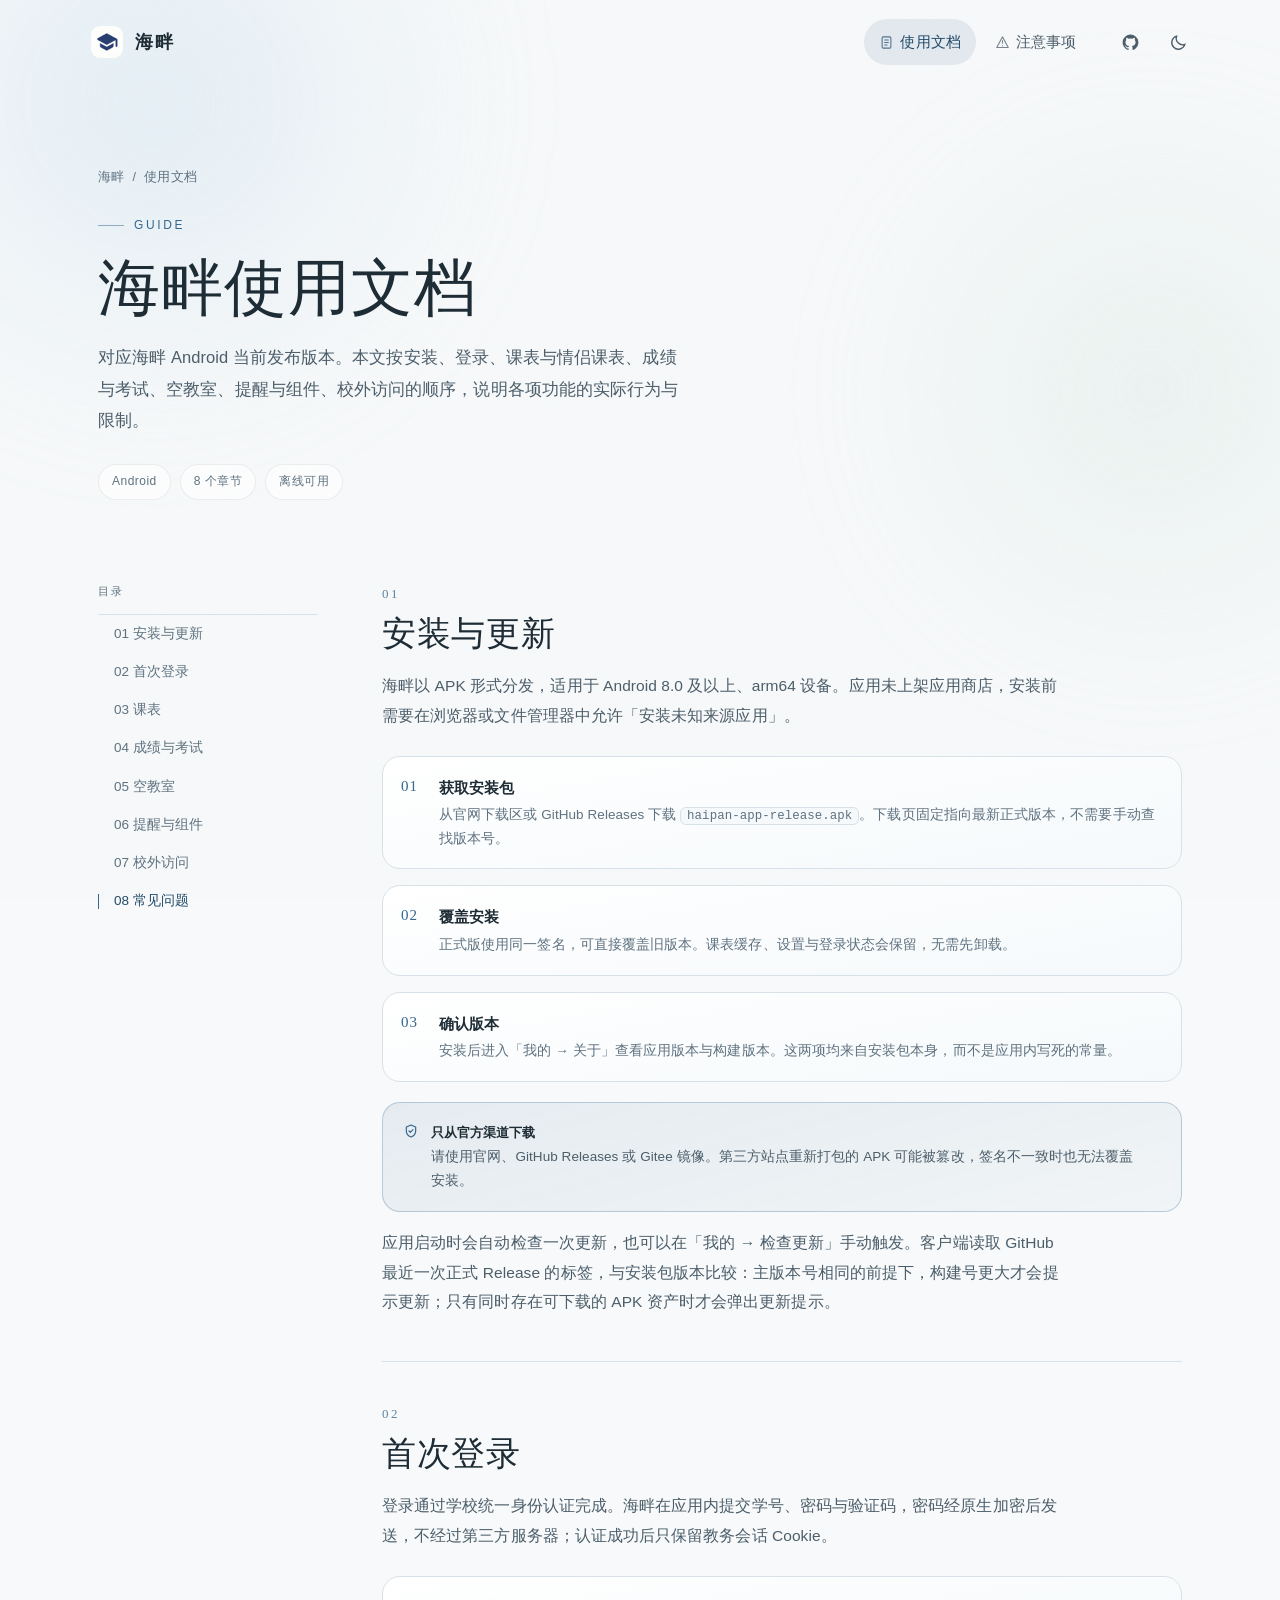
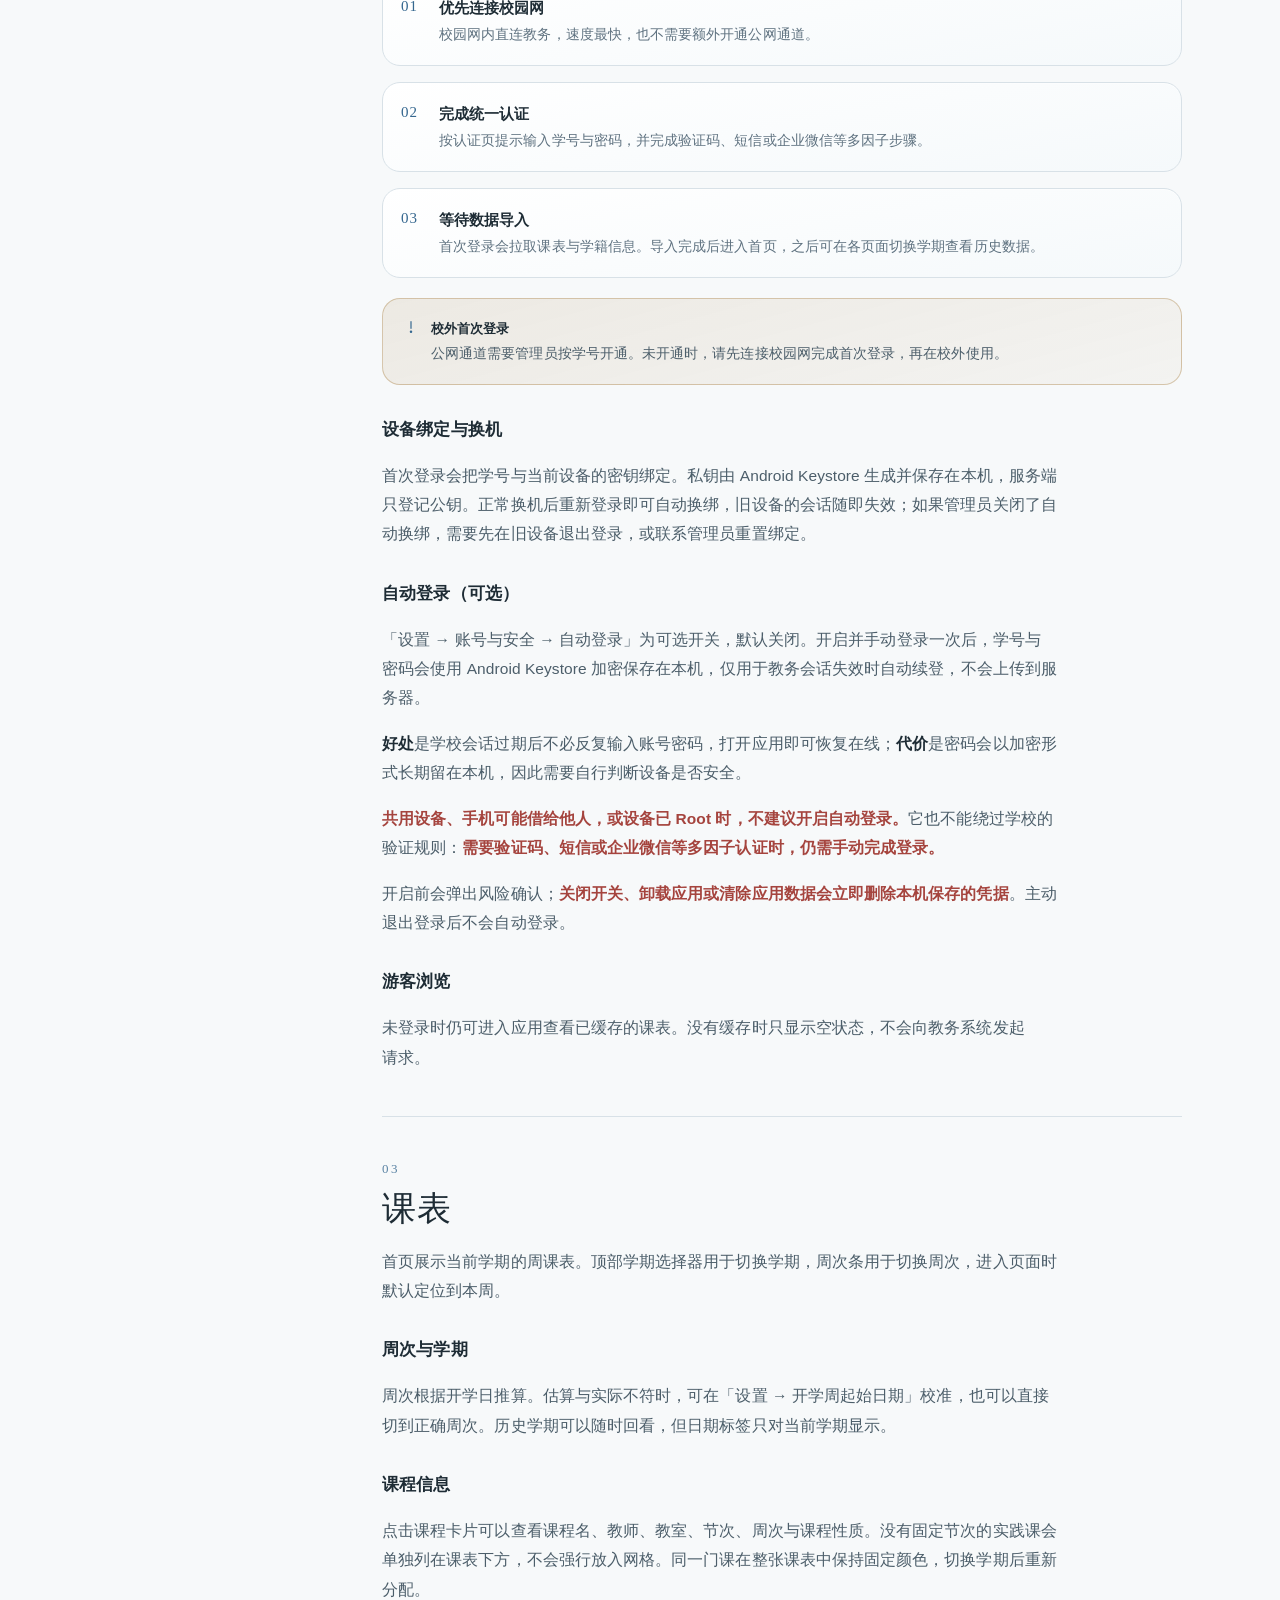
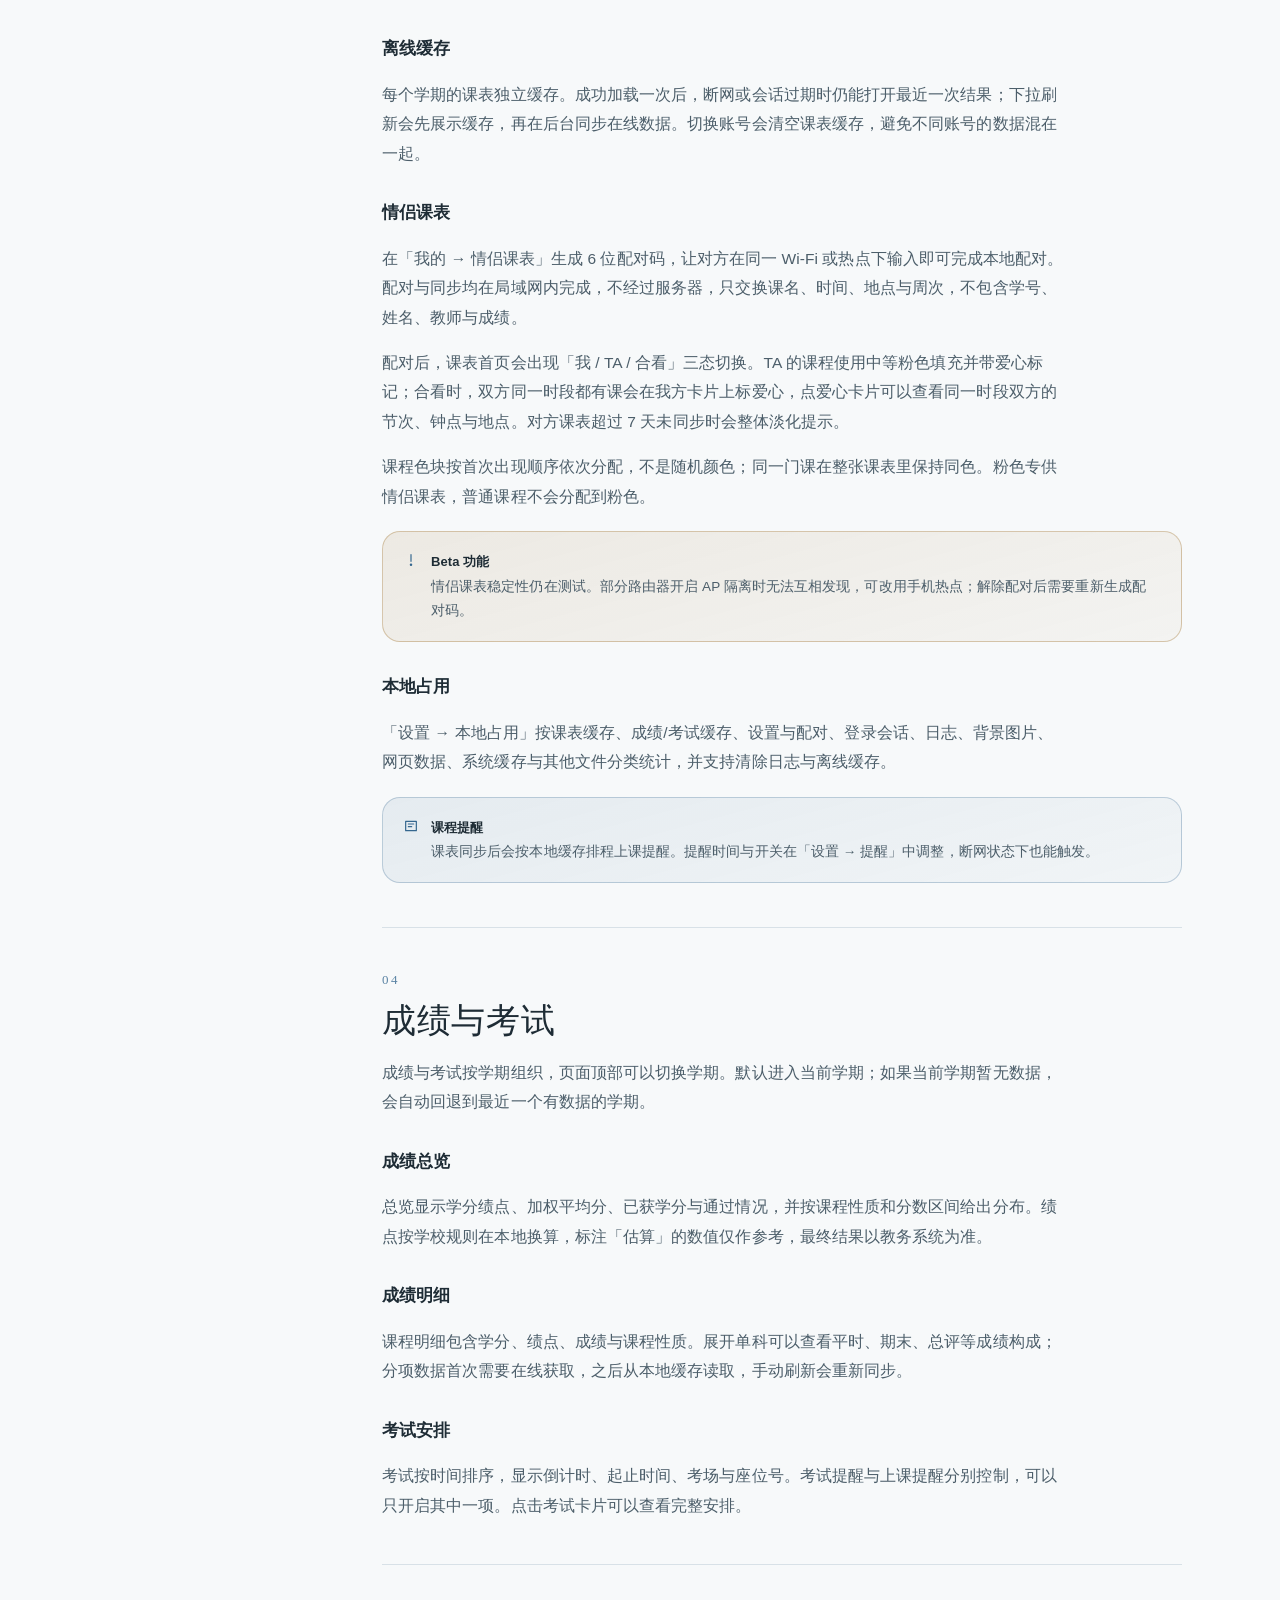
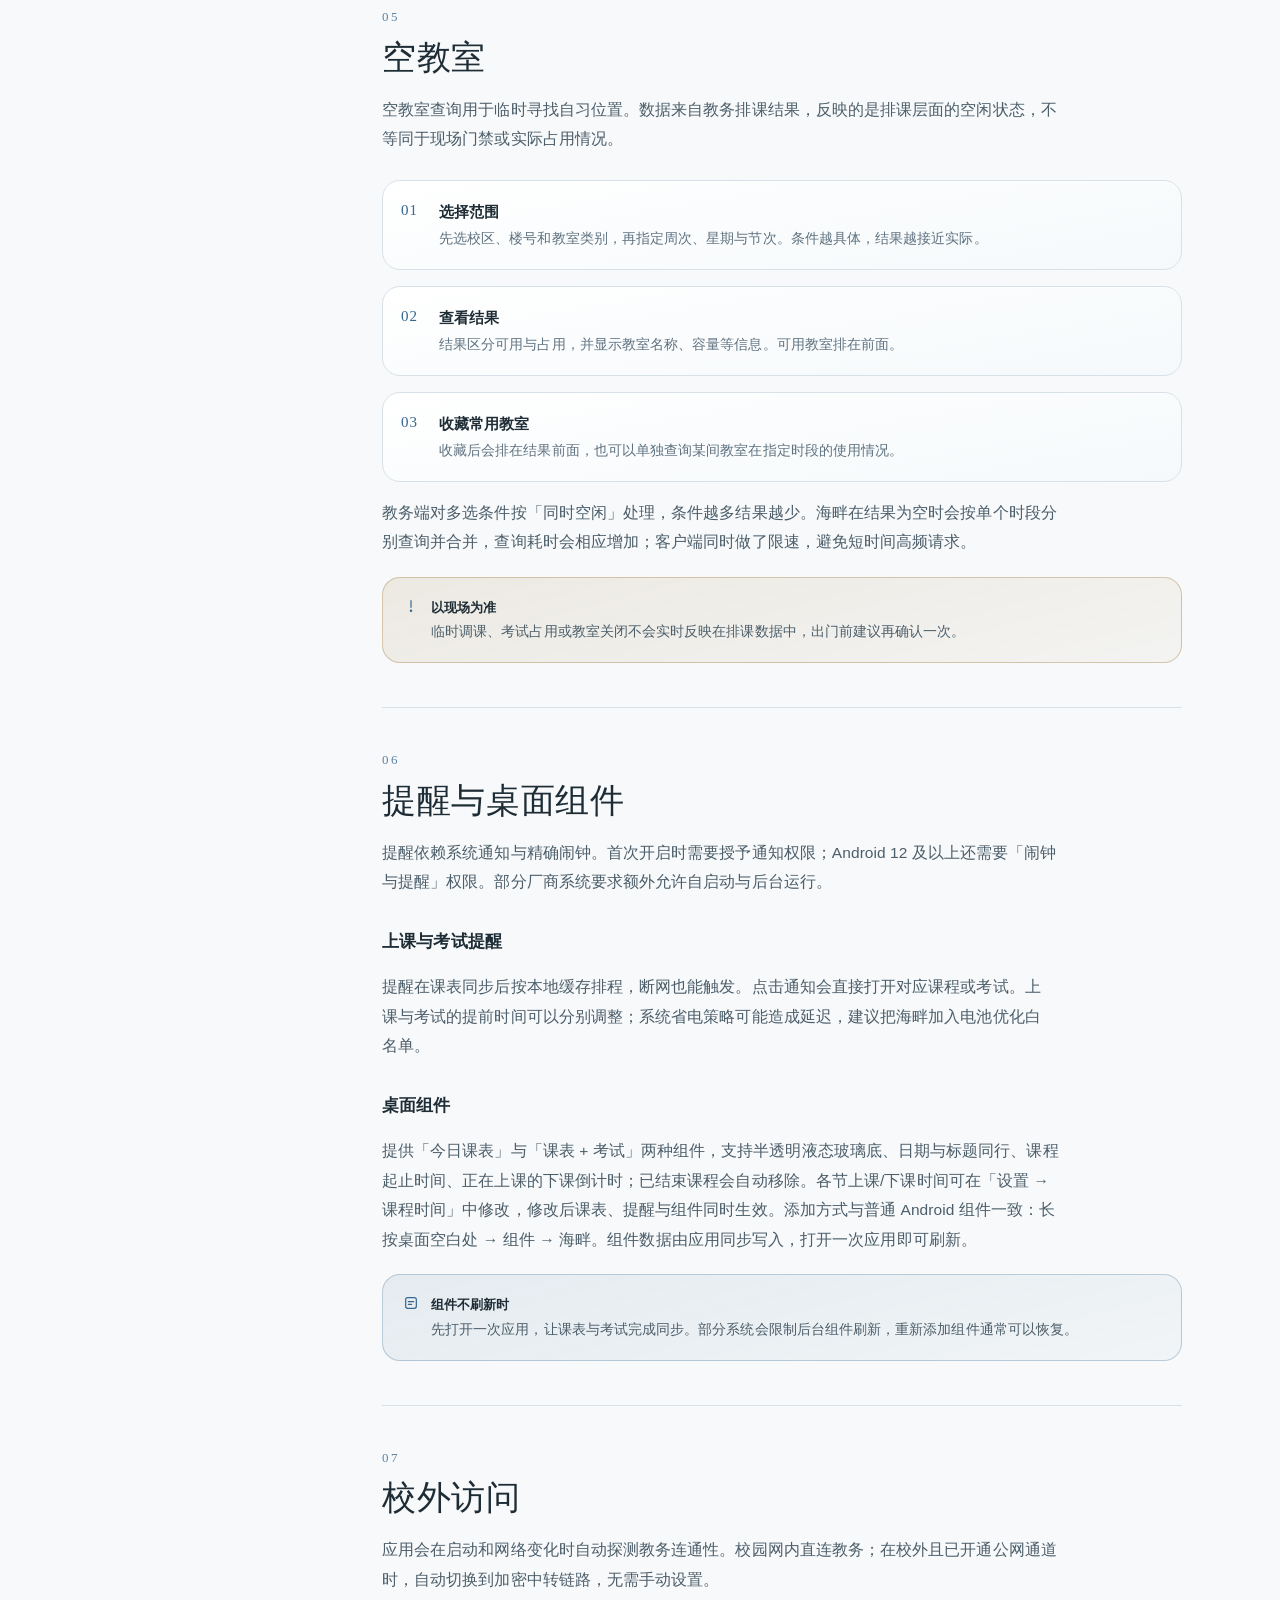
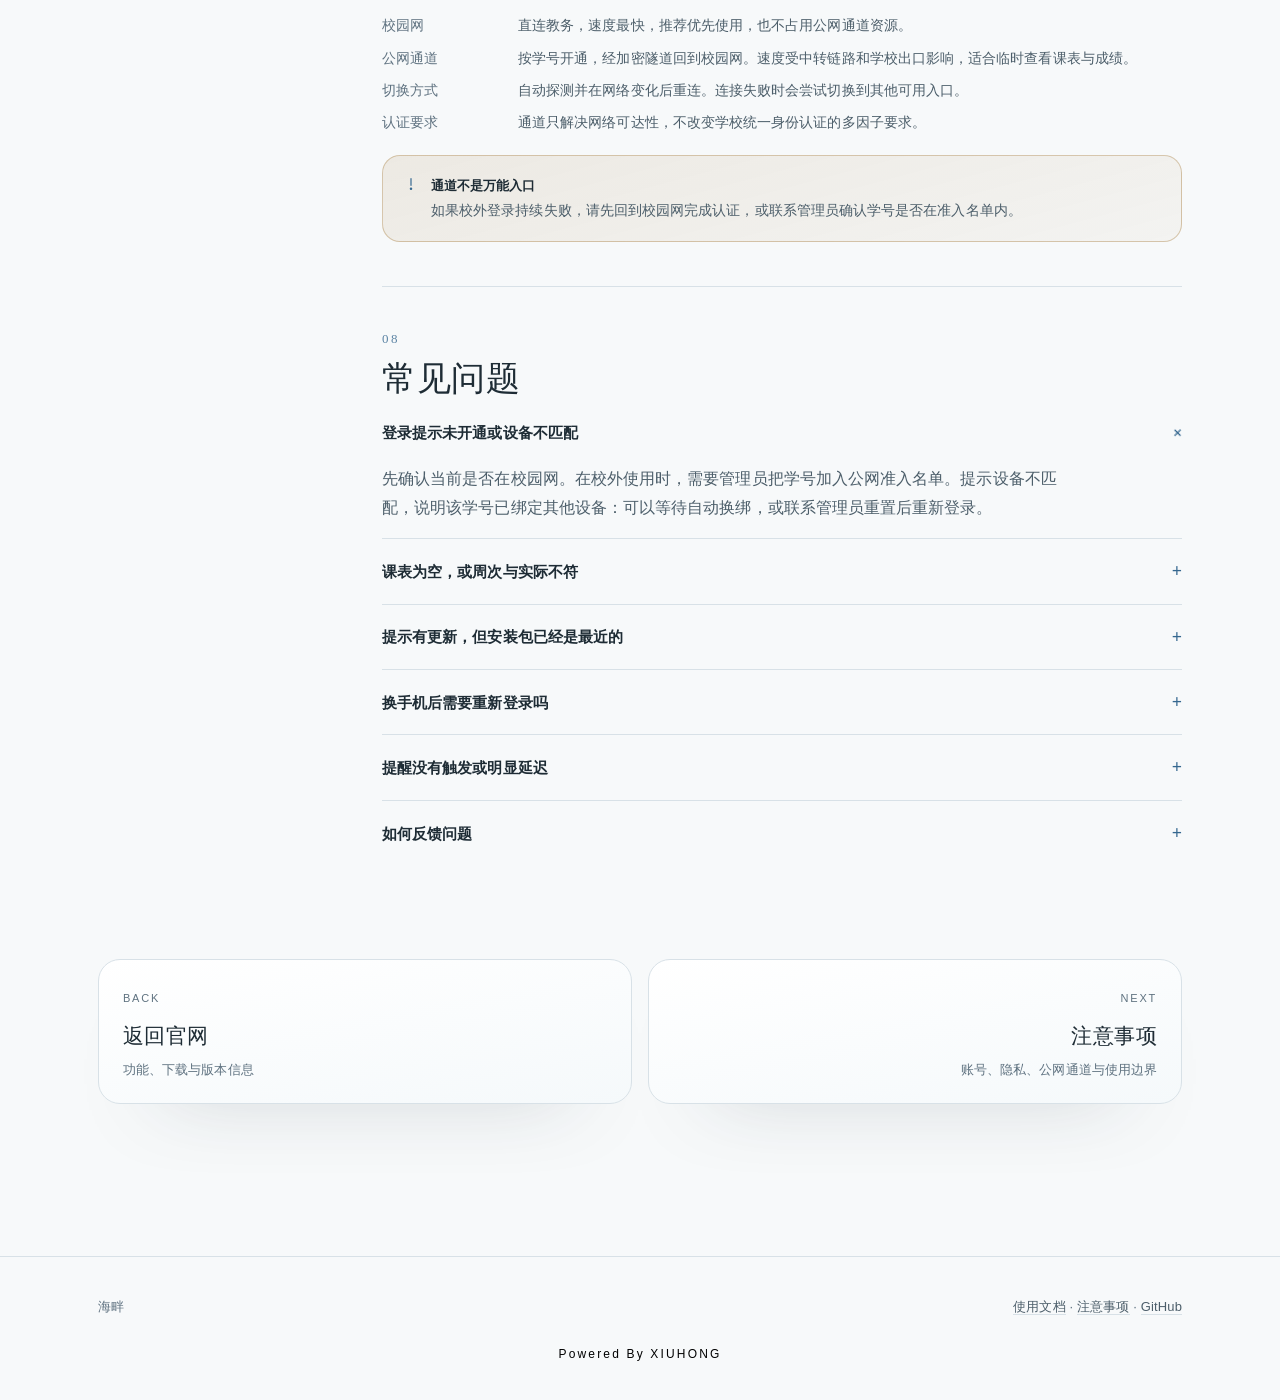
<file: docs.html>
<!DOCTYPE html>
<html lang="zh-CN">
<head>
<meta charset="utf-8">
<meta name="viewport" content="width=device-width, initial-scale=1">
<title>使用文档 · 海畔</title>
<meta name="description" content="海畔课表 APP 使用文档：安装更新、首次登录、课表与情侣课表、成绩与考试、空教室、提醒与组件、本地占用与校外访问。">
<link rel="icon" type="image/png" href="assets/app-icon.png">
<link rel="apple-touch-icon" href="assets/app-icon.png">
<link rel="stylesheet" href="assets/pages.css?v=4149">
<script>
  try {
    var t = localStorage.getItem('hp-theme');
    if (t) document.documentElement.dataset.theme = t;
    else if (matchMedia('(prefers-color-scheme: dark)').matches) document.documentElement.dataset.theme = 'dark';
  } catch (e) {}
  document.documentElement.classList.add('js');
</script>
</head>
<body>
<a class="skip" href="#main">跳到正文</a>
<div class="progress" id="progress" aria-hidden="true"></div>
<div class="bg" aria-hidden="true"><span class="blob b1"></span><span class="blob b2"></span></div>

<header class="site-head" id="hdr">
  <div class="nav">
    <a class="brand" href="index.html"><img class="logo" src="assets/app-icon.png" alt=""><b>海畔</b></a>
    <nav class="links" aria-label="主导航">
      <a href="docs.html" aria-current="page"><svg viewBox="0 0 24 24" fill="none" stroke="currentColor" stroke-width="1.7" stroke-linecap="round" stroke-linejoin="round"><rect x="5" y="3" width="14" height="18" rx="2"/><path d="M9 8h6M9 12h6M9 16h4"/></svg>使用文档</a>
      <a href="notes.html"><svg viewBox="0 0 24 24" fill="none" stroke="currentColor" stroke-width="1.7" stroke-linecap="round" stroke-linejoin="round"><path d="M12 3 2.8 20h18.4Z"/><path d="M12 9v4M12 17h.01"/></svg>注意事项</a>
    </nav>
    <div class="tools">
      <button class="menu-btn" id="menuBtn" aria-label="打开菜单" aria-expanded="false" aria-controls="mobileMenu">
        <svg class="open" viewBox="0 0 24 24" fill="none" stroke="currentColor" stroke-width="1.8" stroke-linecap="round"><path d="M4 7h16M4 12h16M4 17h16"/></svg>
        <svg class="close" viewBox="0 0 24 24" fill="none" stroke="currentColor" stroke-width="1.8" stroke-linecap="round"><path d="M6 6l12 12M18 6 6 18"/></svg>
      </button>
      <a class="icon" href="https://github.com/QingYu327/HaiPan" target="_blank" rel="noopener" aria-label="GitHub 仓库">
        <svg viewBox="0 0 24 24" fill="currentColor"><path d="M12 2a10 10 0 0 0-3.16 19.49c.5.09.68-.22.68-.48v-1.7c-2.78.6-3.37-1.34-3.37-1.34-.45-1.16-1.11-1.47-1.11-1.47-.91-.62.07-.61.07-.61 1 .07 1.53 1.03 1.53 1.03.9 1.53 2.36 1.09 2.93.83.09-.65.35-1.09.63-1.34-2.22-.25-4.55-1.11-4.55-4.94 0-1.09.39-1.98 1.03-2.68-.1-.25-.45-1.27.1-2.65 0 0 .84-.27 2.75 1.02a9.4 9.4 0 0 1 5 0c1.91-1.29 2.75-1.02 2.75-1.02.55 1.38.2 2.4.1 2.65.64.7 1.03 1.59 1.03 2.68 0 3.84-2.34 4.68-4.57 4.93.36.31.68.92.68 1.85v2.74c0 .27.18.58.69.48A10 10 0 0 0 12 2Z"/></svg>
      </a>
      <button class="icon" id="themeBtn" aria-label="切换明暗模式" title="切换明暗模式">
        <svg class="sun" viewBox="0 0 24 24" fill="none" stroke="currentColor" stroke-width="1.7" stroke-linecap="round"><circle cx="12" cy="12" r="4.2"/><path d="M12 2.6v2.2M12 19.2v2.2M2.6 12h2.2M19.2 12h2.2M5.2 5.2l1.6 1.6M17.2 17.2l1.6 1.6M18.8 5.2l-1.6 1.6M6.8 17.2l-1.6 1.6"/></svg>
        <svg class="moon" viewBox="0 0 24 24" fill="none" stroke="currentColor" stroke-width="1.7" stroke-linecap="round"><path d="M20 14.4A8.2 8.2 0 0 1 9.6 4a8.4 8.4 0 1 0 10.4 10.4Z"/></svg>
      </button>
    </div>
  </div>
</header>

<div class="mobile-menu" id="mobileMenu" aria-hidden="true">
  <nav class="m-nav" aria-label="移动端导航">
    <a href="docs.html" aria-current="page"><span>使用文档</span><small aria-hidden="true">GUIDE</small></a>
    <a href="notes.html"><span>注意事项</span><small aria-hidden="true">NOTICE</small></a>
    <a href="index.html#download"><span>下载</span><small aria-hidden="true">DOWNLOAD</small></a>
  </nav>
  <div class="m-foot">
    <span>海畔 · 课表 APP</span>
    <a href="https://github.com/QingYu327/HaiPan" target="_blank" rel="noopener">GitHub</a>
  </div>
</div>

<main id="main">
  <section class="doc-hero">
    <div class="wrap reveal">
      <div class="crumbs"><a href="index.html">海畔</a><span>/</span><span>使用文档</span></div>
      <span class="kicker">GUIDE</span>
      <h1>海畔使用文档</h1>
      <p class="lead">对应海畔 Android 当前发布版本。本文按安装、登录、课表与情侣课表、成绩与考试、空教室、提醒与组件、校外访问的顺序，说明各项功能的实际行为与限制。</p>
      <div class="chips"><span>Android</span><span>8 个章节</span><span>离线可用</span></div>
    </div>
  </section>

  <div class="shell">
    <aside class="toc" aria-label="文档目录">
      <div class="toc-title">目录</div>
      <a href="#install" class="active">01 安装与更新</a>
      <a href="#login">02 首次登录</a>
      <a href="#timetable">03 课表</a>
      <a href="#grades">04 成绩与考试</a>
      <a href="#rooms">05 空教室</a>
      <a href="#alerts">06 提醒与组件</a>
      <a href="#network">07 校外访问</a>
      <a href="#faq">08 常见问题</a>
    </aside>

    <article class="doc">
      <section class="doc-section" id="install">
        <div class="sec-k">01</div>
        <h2>安装与更新</h2>
        <p>海畔以 APK 形式分发，适用于 Android 8.0 及以上、arm64 设备。应用未上架应用商店，安装前需要在浏览器或文件管理器中允许「安装未知来源应用」。</p>
        <ol class="steps">
          <li><b>获取安装包</b><span>从官网下载区或 GitHub Releases 下载 <code>haipan-app-release.apk</code>。下载页固定指向最新正式版本，不需要手动查找版本号。</span></li>
          <li><b>覆盖安装</b><span>正式版使用同一签名，可直接覆盖旧版本。课表缓存、设置与登录状态会保留，无需先卸载。</span></li>
          <li><b>确认版本</b><span>安装后进入「我的 → 关于」查看应用版本与构建版本。这两项均来自安装包本身，而不是应用内写死的常量。</span></li>
        </ol>
        <div class="callout tip">
          <svg viewBox="0 0 24 24" fill="none" stroke="currentColor" stroke-width="1.8" stroke-linecap="round" stroke-linejoin="round"><path d="M12 3l7 3v6c0 4.2-2.9 7.6-7 9-4.1-1.4-7-4.8-7-9V6l7-3Z"/><path d="m9 12 2 2 4-4"/></svg>
          <div><b>只从官方渠道下载</b><br>请使用官网、GitHub Releases 或 Gitee 镜像。第三方站点重新打包的 APK 可能被篡改，签名不一致时也无法覆盖安装。</div>
        </div>
        <p>应用启动时会自动检查一次更新，也可以在「我的 → 检查更新」手动触发。客户端读取 GitHub 最近一次正式 Release 的标签，与安装包版本比较：主版本号相同的前提下，构建号更大才会提示更新；只有同时存在可下载的 APK 资产时才会弹出更新提示。</p>
      </section>

      <section class="doc-section" id="login">
        <div class="sec-k">02</div>
        <h2>首次登录</h2>
        <p>登录通过学校统一身份认证完成。海畔在应用内提交学号、密码与验证码，密码经原生加密后发送，不经过第三方服务器；认证成功后只保留教务会话 Cookie。</p>
        <ol class="steps">
          <li><b>优先连接校园网</b><span>校园网内直连教务，速度最快，也不需要额外开通公网通道。</span></li>
          <li><b>完成统一认证</b><span>按认证页提示输入学号与密码，并完成验证码、短信或企业微信等多因子步骤。</span></li>
          <li><b>等待数据导入</b><span>首次登录会拉取课表与学籍信息。导入完成后进入首页，之后可在各页面切换学期查看历史数据。</span></li>
        </ol>
        <div class="callout warn">
          <svg viewBox="0 0 24 24" fill="none" stroke="currentColor" stroke-width="1.8" stroke-linecap="round"><path d="M12 4v10"/><circle cx="12" cy="19" r="1"/></svg>
          <div><b>校外首次登录</b><br>公网通道需要管理员按学号开通。未开通时，请先连接校园网完成首次登录，再在校外使用。</div>
        </div>
        <h3>设备绑定与换机</h3>
        <p>首次登录会把学号与当前设备的密钥绑定。私钥由 Android Keystore 生成并保存在本机，服务端只登记公钥。正常换机后重新登录即可自动换绑，旧设备的会话随即失效；如果管理员关闭了自动换绑，需要先在旧设备退出登录，或联系管理员重置绑定。</p>
        <h3>自动登录（可选）</h3>
        <p>「设置 → 账号与安全 → 自动登录」为可选开关，默认关闭。开启并手动登录一次后，学号与密码会使用 Android Keystore 加密保存在本机，仅用于教务会话失效时自动续登，不会上传到服务器。</p>
        <p><b>好处</b>是学校会话过期后不必反复输入账号密码，打开应用即可恢复在线；<b>代价</b>是密码会以加密形式长期留在本机，因此需要自行判断设备是否安全。</p>
        <p><strong class="critical">共用设备、手机可能借给他人，或设备已 Root 时，不建议开启自动登录。</strong>它也不能绕过学校的验证规则：<strong class="critical">需要验证码、短信或企业微信等多因子认证时，仍需手动完成登录。</strong></p>
        <p>开启前会弹出风险确认；<strong class="critical">关闭开关、卸载应用或清除应用数据会立即删除本机保存的凭据</strong>。主动退出登录后不会自动登录。</p>
        <h3>游客浏览</h3>
        <p>未登录时仍可进入应用查看已缓存的课表。没有缓存时只显示空状态，不会向教务系统发起请求。</p>
      </section>

      <section class="doc-section" id="timetable">
        <div class="sec-k">03</div>
        <h2>课表</h2>
        <p>首页展示当前学期的周课表。顶部学期选择器用于切换学期，周次条用于切换周次，进入页面时默认定位到本周。</p>
        <h3>周次与学期</h3>
        <p>周次根据开学日推算。估算与实际不符时，可在「设置 → 开学周起始日期」校准，也可以直接切到正确周次。历史学期可以随时回看，但日期标签只对当前学期显示。</p>
        <h3>课程信息</h3>
        <p>点击课程卡片可以查看课程名、教师、教室、节次、周次与课程性质。没有固定节次的实践课会单独列在课表下方，不会强行放入网格。同一门课在整张课表中保持固定颜色，切换学期后重新分配。</p>
        <h3>离线缓存</h3>
        <p>每个学期的课表独立缓存。成功加载一次后，断网或会话过期时仍能打开最近一次结果；下拉刷新会先展示缓存，再在后台同步在线数据。切换账号会清空课表缓存，避免不同账号的数据混在一起。</p>
        <h3>情侣课表</h3>
        <p>在「我的 → 情侣课表」生成 6 位配对码，让对方在同一 Wi-Fi 或热点下输入即可完成本地配对。配对与同步均在局域网内完成，不经过服务器，只交换课名、时间、地点与周次，不包含学号、姓名、教师与成绩。</p>
        <p>配对后，课表首页会出现「我 / TA / 合看」三态切换。TA 的课程使用中等粉色填充并带爱心标记；合看时，双方同一时段都有课会在我方卡片上标爱心，点爱心卡片可以查看同一时段双方的节次、钟点与地点。对方课表超过 7 天未同步时会整体淡化提示。</p>
        <p>课程色块按首次出现顺序依次分配，不是随机颜色；同一门课在整张课表里保持同色。粉色专供情侣课表，普通课程不会分配到粉色。</p>
        <div class="callout warn">
          <svg viewBox="0 0 24 24" fill="none" stroke="currentColor" stroke-width="1.8" stroke-linecap="round"><path d="M12 4v10"/><circle cx="12" cy="19" r="1"/></svg>
          <div><b>Beta 功能</b><br>情侣课表稳定性仍在测试。部分路由器开启 AP 隔离时无法互相发现，可改用手机热点；解除配对后需要重新生成配对码。</div>
        </div>
        <h3>本地占用</h3>
        <p>「设置 → 本地占用」按课表缓存、成绩/考试缓存、设置与配对、登录会话、日志、背景图片、网页数据、系统缓存与其他文件分类统计，并支持清除日志与离线缓存。</p>
        <div class="callout tip">
          <svg viewBox="0 0 24 24" fill="none" stroke="currentColor" stroke-width="1.8" stroke-linecap="round" stroke-linejoin="round"><path d="M4 5h16v14H4z"/><path d="M8 9h8M8 13h5"/></svg>
          <div><b>课程提醒</b><br>课表同步后会按本地缓存排程上课提醒。提醒时间与开关在「设置 → 提醒」中调整，断网状态下也能触发。</div>
        </div>
      </section>

      <section class="doc-section" id="grades">
        <div class="sec-k">04</div>
        <h2>成绩与考试</h2>
        <p>成绩与考试按学期组织，页面顶部可以切换学期。默认进入当前学期；如果当前学期暂无数据，会自动回退到最近一个有数据的学期。</p>
        <h3>成绩总览</h3>
        <p>总览显示学分绩点、加权平均分、已获学分与通过情况，并按课程性质和分数区间给出分布。绩点按学校规则在本地换算，标注「估算」的数值仅作参考，最终结果以教务系统为准。</p>
        <h3>成绩明细</h3>
        <p>课程明细包含学分、绩点、成绩与课程性质。展开单科可以查看平时、期末、总评等成绩构成；分项数据首次需要在线获取，之后从本地缓存读取，手动刷新会重新同步。</p>
        <h3>考试安排</h3>
        <p>考试按时间排序，显示倒计时、起止时间、考场与座位号。考试提醒与上课提醒分别控制，可以只开启其中一项。点击考试卡片可以查看完整安排。</p>
      </section>

      <section class="doc-section" id="rooms">
        <div class="sec-k">05</div>
        <h2>空教室</h2>
        <p>空教室查询用于临时寻找自习位置。数据来自教务排课结果，反映的是排课层面的空闲状态，不等同于现场门禁或实际占用情况。</p>
        <ol class="steps">
          <li><b>选择范围</b><span>先选校区、楼号和教室类别，再指定周次、星期与节次。条件越具体，结果越接近实际。</span></li>
          <li><b>查看结果</b><span>结果区分可用与占用，并显示教室名称、容量等信息。可用教室排在前面。</span></li>
          <li><b>收藏常用教室</b><span>收藏后会排在结果前面，也可以单独查询某间教室在指定时段的使用情况。</span></li>
        </ol>
        <p>教务端对多选条件按「同时空闲」处理，条件越多结果越少。海畔在结果为空时会按单个时段分别查询并合并，查询耗时会相应增加；客户端同时做了限速，避免短时间高频请求。</p>
        <div class="callout warn">
          <svg viewBox="0 0 24 24" fill="none" stroke="currentColor" stroke-width="1.8" stroke-linecap="round"><path d="M12 4v10"/><circle cx="12" cy="19" r="1"/></svg>
          <div><b>以现场为准</b><br>临时调课、考试占用或教室关闭不会实时反映在排课数据中，出门前建议再确认一次。</div>
        </div>
      </section>

      <section class="doc-section" id="alerts">
        <div class="sec-k">06</div>
        <h2>提醒与桌面组件</h2>
        <p>提醒依赖系统通知与精确闹钟。首次开启时需要授予通知权限；Android 12 及以上还需要「闹钟与提醒」权限。部分厂商系统要求额外允许自启动与后台运行。</p>
        <h3>上课与考试提醒</h3>
        <p>提醒在课表同步后按本地缓存排程，断网也能触发。点击通知会直接打开对应课程或考试。上课与考试的提前时间可以分别调整；系统省电策略可能造成延迟，建议把海畔加入电池优化白名单。</p>
        <h3>桌面组件</h3>
        <p>提供「今日课表」与「课表 + 考试」两种组件，支持半透明液态玻璃底、日期与标题同行、课程起止时间、正在上课的下课倒计时；已结束课程会自动移除。各节上课/下课时间可在「设置 → 课程时间」中修改，修改后课表、提醒与组件同时生效。添加方式与普通 Android 组件一致：长按桌面空白处 → 组件 → 海畔。组件数据由应用同步写入，打开一次应用即可刷新。</p>
        <div class="callout tip">
          <svg viewBox="0 0 24 24" fill="none" stroke="currentColor" stroke-width="1.8" stroke-linecap="round" stroke-linejoin="round"><rect x="4" y="4" width="16" height="16" rx="3"/><path d="M8 10h8M8 14h5"/></svg>
          <div><b>组件不刷新时</b><br>先打开一次应用，让课表与考试完成同步。部分系统会限制后台组件刷新，重新添加组件通常可以恢复。</div>
        </div>
      </section>

      <section class="doc-section" id="network">
        <div class="sec-k">07</div>
        <h2>校外访问</h2>
        <p>应用会在启动和网络变化时自动探测教务连通性。校园网内直连教务；在校外且已开通公网通道时，自动切换到加密中转链路，无需手动设置。</p>
        <dl class="kv">
          <dt>校园网</dt><dd>直连教务，速度最快，推荐优先使用，也不占用公网通道资源。</dd>
          <dt>公网通道</dt><dd>按学号开通，经加密隧道回到校园网。速度受中转链路和学校出口影响，适合临时查看课表与成绩。</dd>
          <dt>切换方式</dt><dd>自动探测并在网络变化后重连。连接失败时会尝试切换到其他可用入口。</dd>
          <dt>认证要求</dt><dd>通道只解决网络可达性，不改变学校统一身份认证的多因子要求。</dd>
        </dl>
        <div class="callout warn">
          <svg viewBox="0 0 24 24" fill="none" stroke="currentColor" stroke-width="1.8" stroke-linecap="round"><path d="M12 4v10"/><circle cx="12" cy="19" r="1"/></svg>
          <div><b>通道不是万能入口</b><br>如果校外登录持续失败，请先回到校园网完成认证，或联系管理员确认学号是否在准入名单内。</div>
        </div>
      </section>

      <section class="doc-section" id="faq">
        <div class="sec-k">08</div>
        <h2>常见问题</h2>
        <details class="faq" open>
          <summary>登录提示未开通或设备不匹配</summary>
          <p>先确认当前是否在校园网。在校外使用时，需要管理员把学号加入公网准入名单。提示设备不匹配，说明该学号已绑定其他设备：可以等待自动换绑，或联系管理员重置后重新登录。</p>
        </details>
        <details class="faq">
          <summary>课表为空，或周次与实际不符</summary>
          <p>先在课表页下拉刷新，确认学期选择正确。周次偏差通常是开学日估算问题，可在设置中校准开学周起始日期，或直接切到正确周次。历史学期不显示日期属于正常现象。</p>
        </details>
        <details class="faq">
          <summary>提示有更新，但安装包已经是最近的</summary>
          <p>在「我的 → 关于」核对构建版本。客户端只在最新 Release 的构建号大于安装包构建号时提示更新；如果两者一致仍有提示，请在意见反馈中附上运行日志，便于定位。</p>
        </details>
        <details class="faq">
          <summary>换手机后需要重新登录吗</summary>
          <p>需要。新设备首次登录会重新完成设备认证，本地缓存不会跨设备迁移，课表与成绩会重新从教务系统拉取。</p>
        </details>
        <details class="faq">
          <summary>提醒没有触发或明显延迟</summary>
          <p>依次检查通知权限、「闹钟与提醒」权限和系统省电策略。部分国产系统还需要单独允许自启动与后台运行。修改权限后，重新打开应用并刷新一次课表，让提醒重新排程。</p>
        </details>
        <details class="faq">
          <summary>如何反馈问题</summary>
          <p>进入「我的 → 意见反馈」，应用会自动导出机型、系统版本与脱敏后的运行日志，并作为附件填入邮件。需要更详细的日志时，可在「我的 → 关于」连续点击应用版本 5 次开启调试入口，再进入「调试」调整输出详细日志与日志保留天数。也可以直接发送邮件到 <a class="inline" href="mailto:xiuhong0327@163.com">xiuhong0327@163.com</a>。</p>
        </details>
      </section>
    </article>
  </div>

  <nav class="page-next" aria-label="继续阅读">
    <a class="next-card" href="index.html">
      <small>BACK</small>
      <b>返回官网</b>
      <span>功能、下载与版本信息</span>
    </a>
    <a class="next-card right" href="notes.html">
      <small>NEXT</small>
      <b>注意事项</b>
      <span>账号、隐私、公网通道与使用边界</span>
    </a>
  </nav>
</main>

<footer>
  <div class="wrap foot">
    <span>海畔</span>
    <span><a href="docs.html">使用文档</a> · <a href="notes.html">注意事项</a> · <a href="https://github.com/QingYu327/HaiPan" target="_blank" rel="noopener">GitHub</a></span>
  </div>
  <p class="powered">Powered By XIUHONG</p>
</footer>

<script src="assets/pages.js?v=4145"></script>
</body>
</html>
</file>
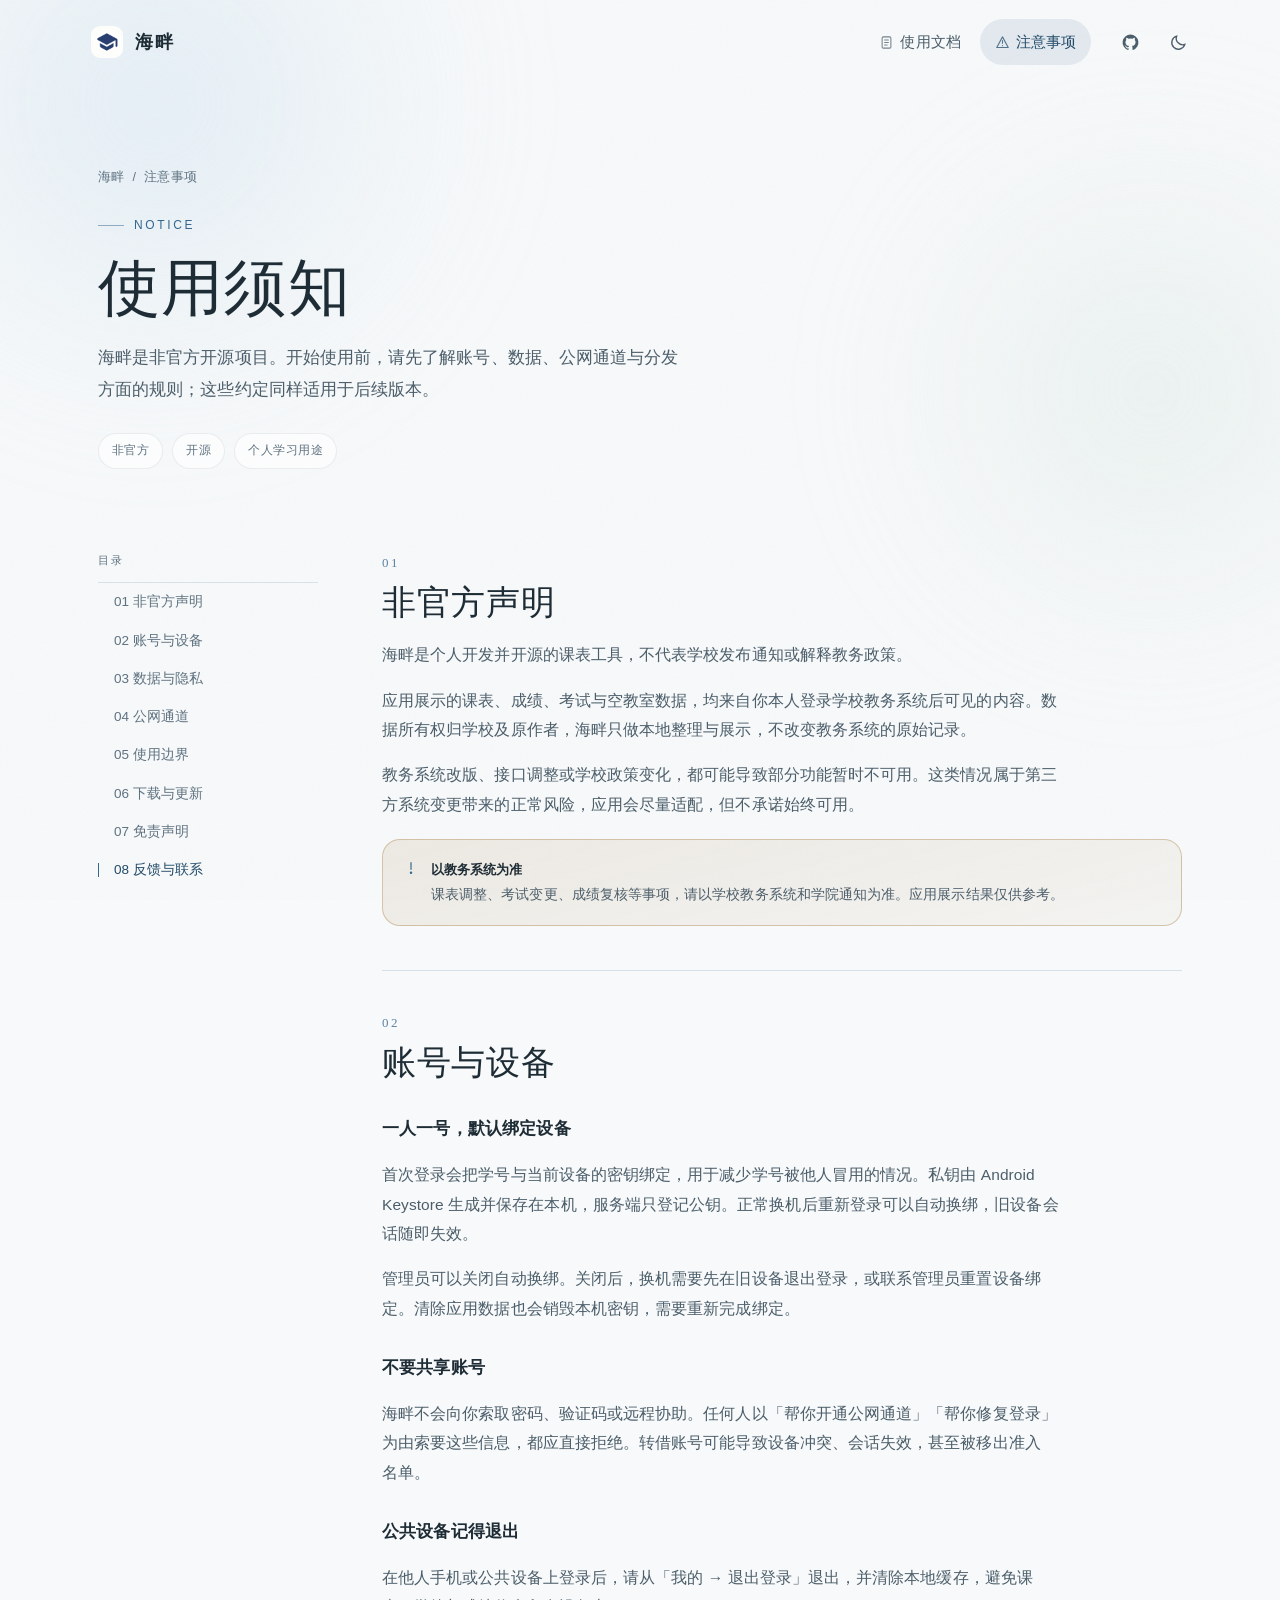
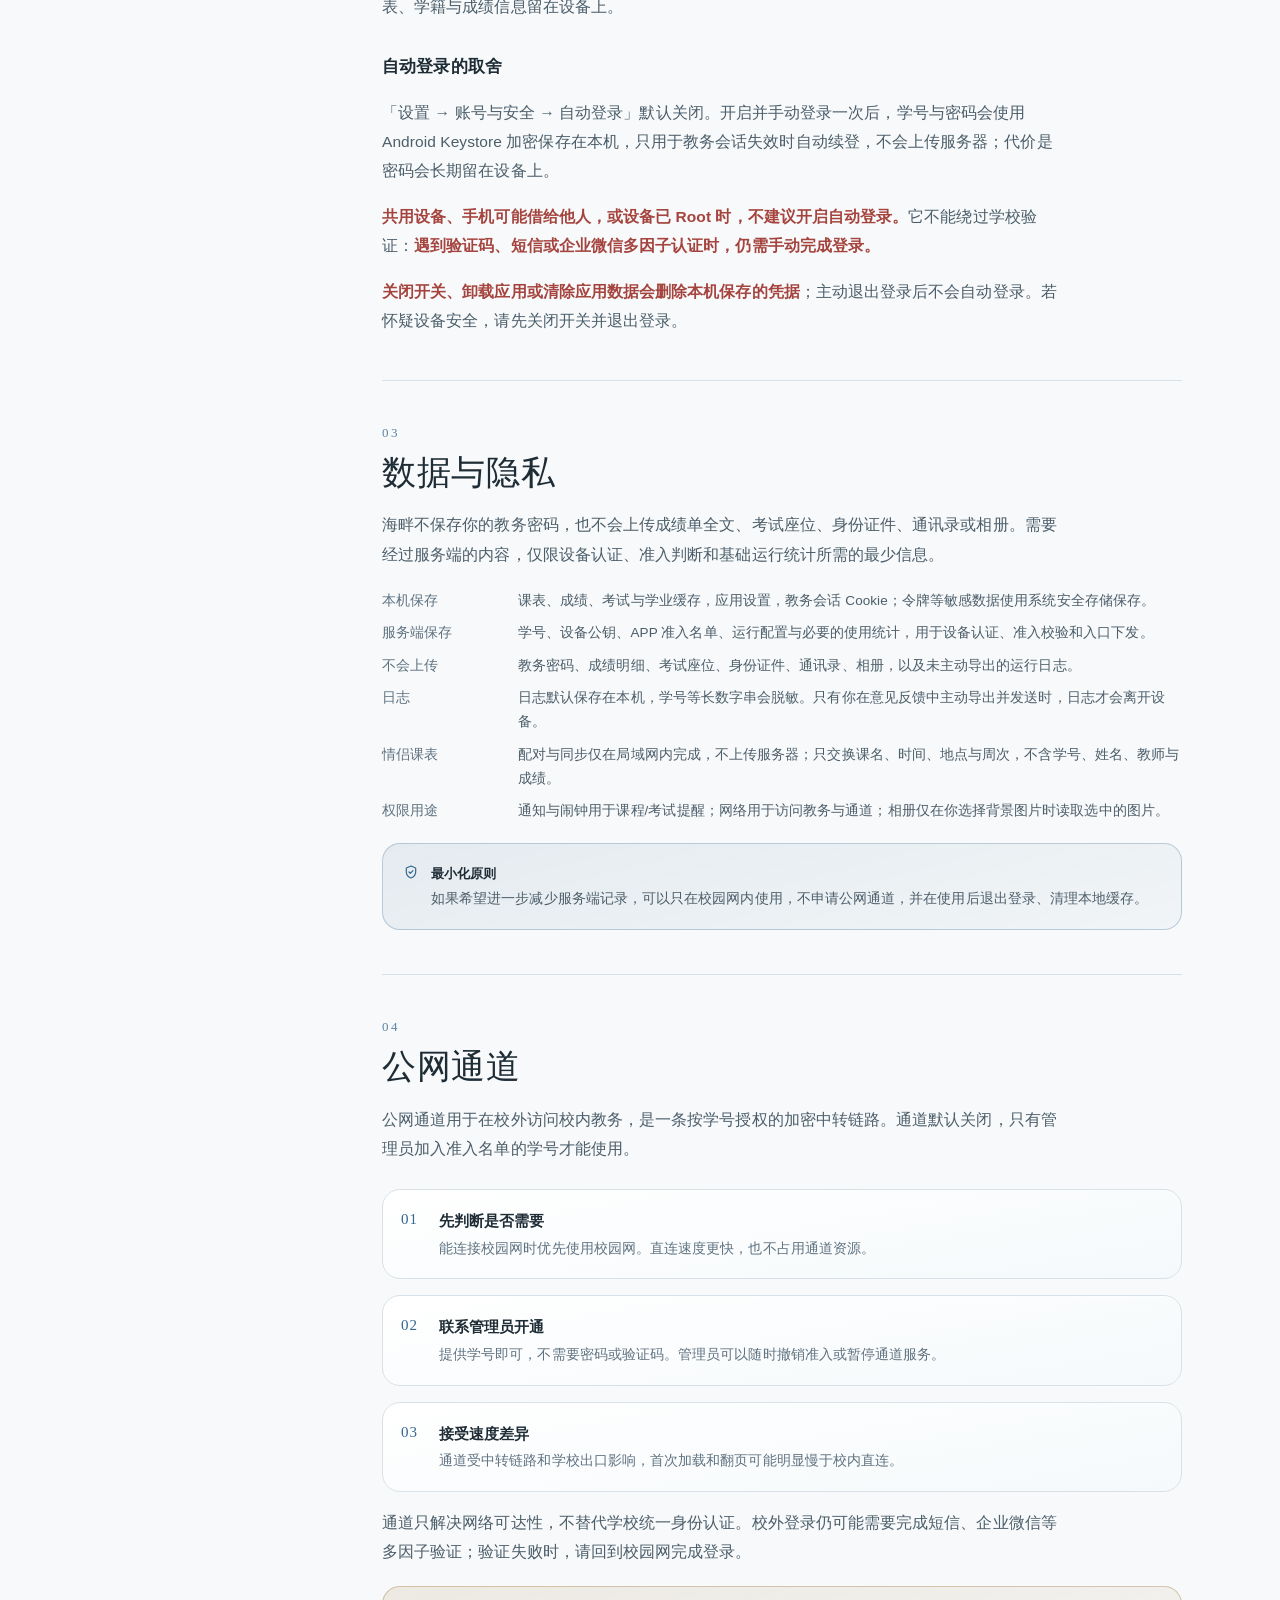
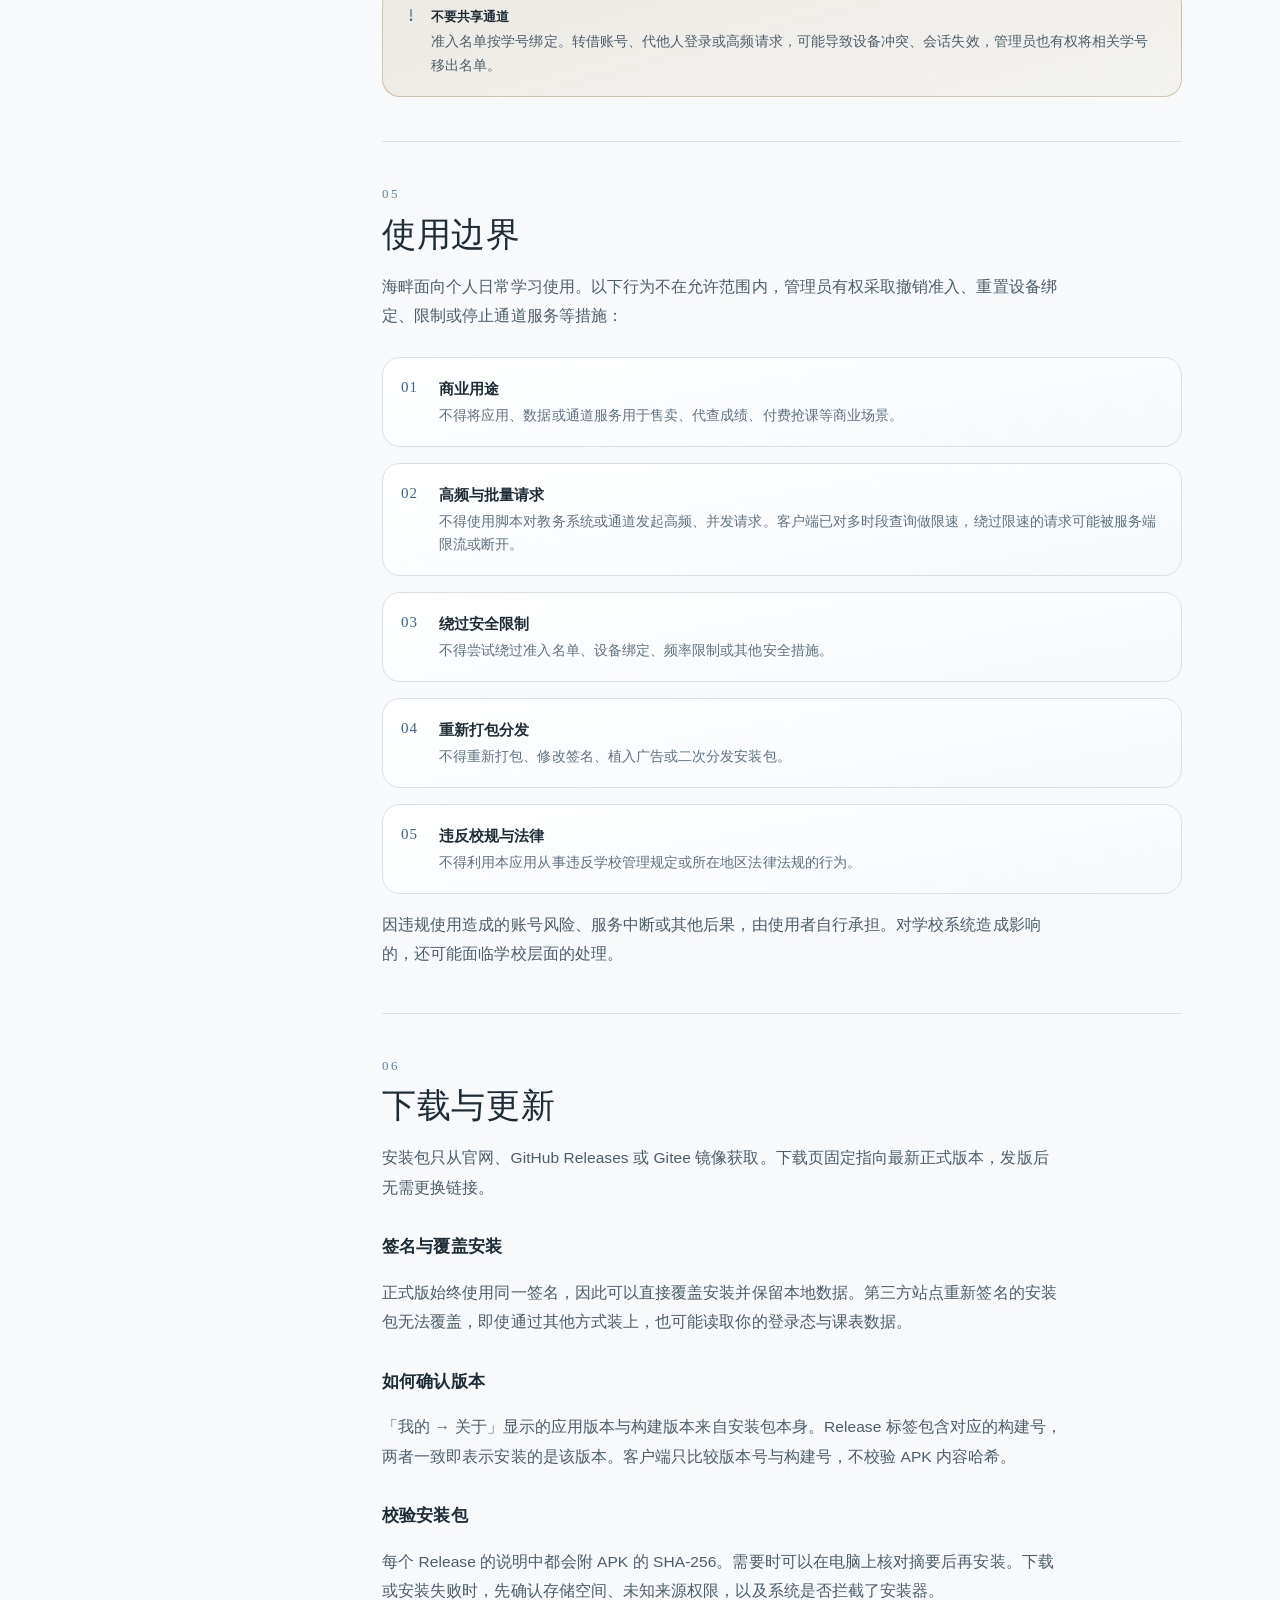
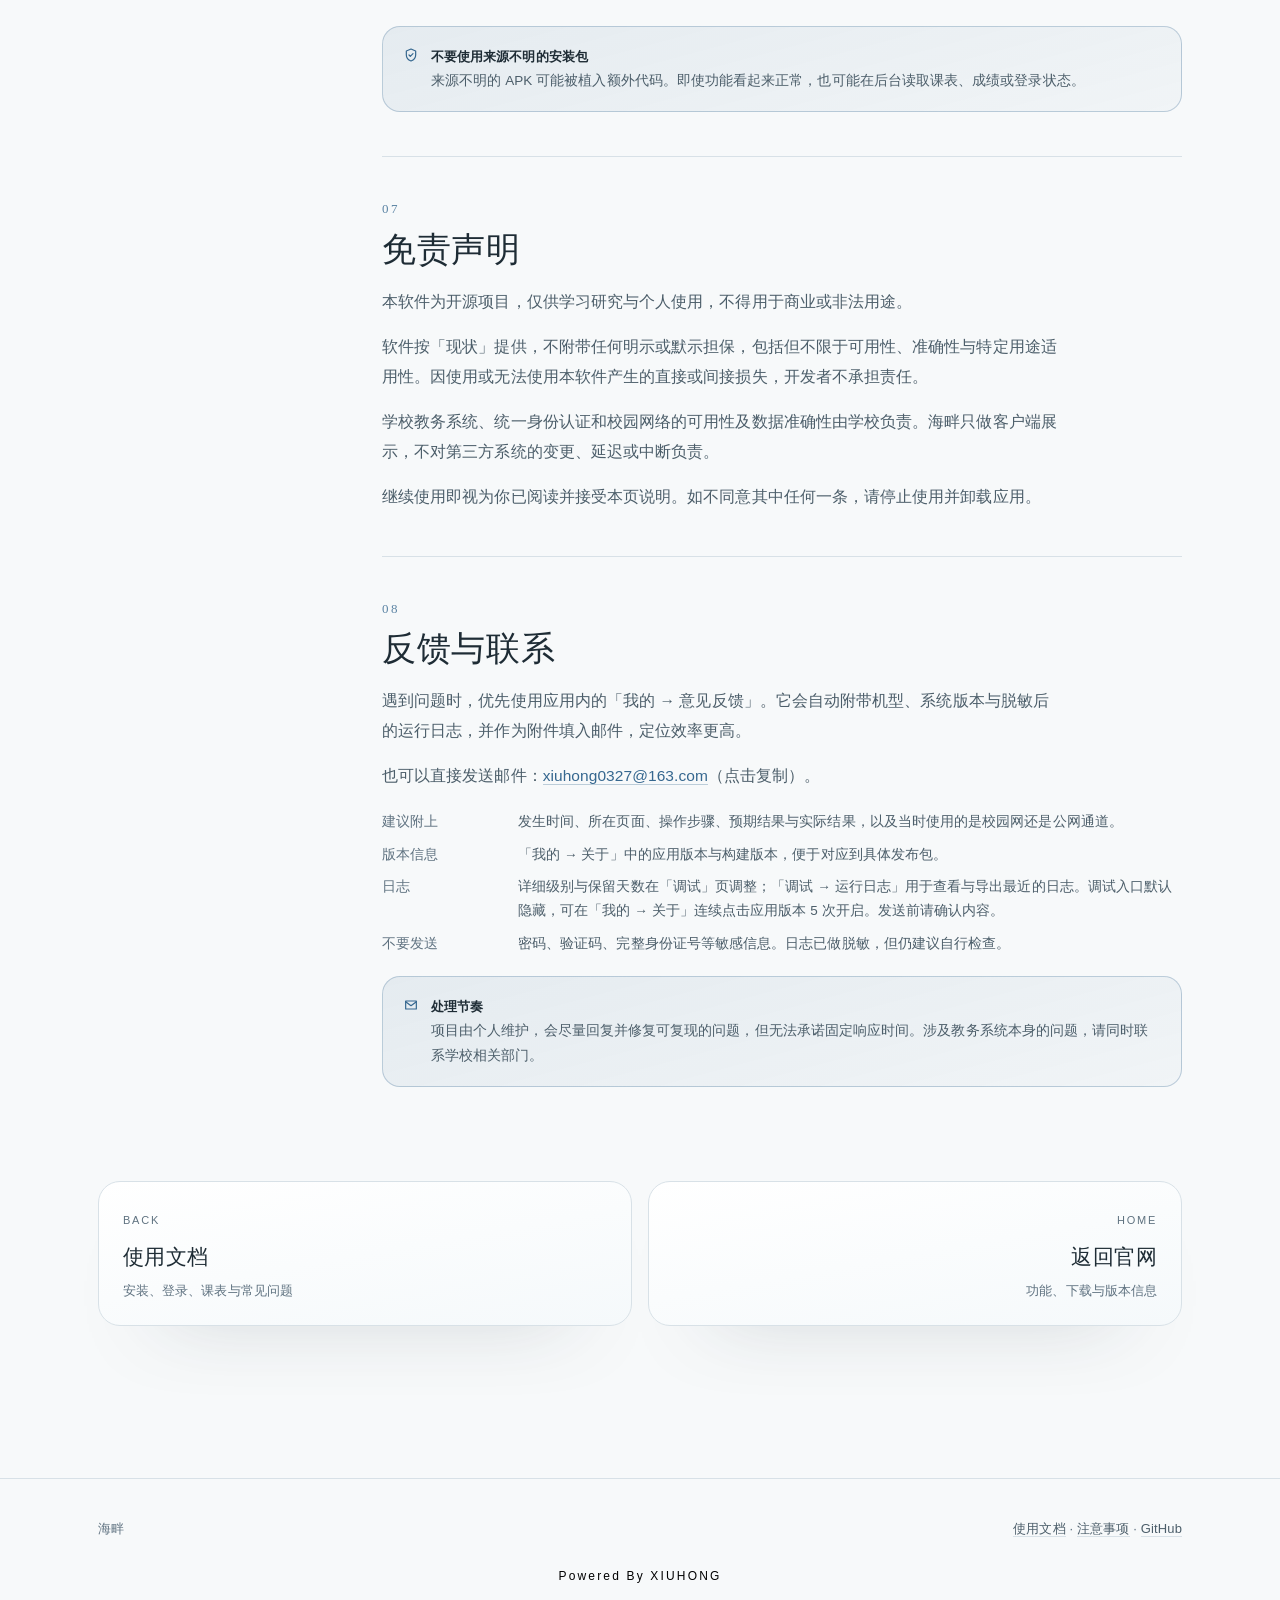
<file: notes.html>
<!DOCTYPE html>
<html lang="zh-CN">
<head>
<meta charset="utf-8">
<meta name="viewport" content="width=device-width, initial-scale=1">
<title>注意事项 · 海畔</title>
<meta name="description" content="海畔课表 APP 使用须知：非官方声明、账号与设备、数据与隐私、公网通道、使用边界、下载安全与反馈方式。">
<link rel="icon" type="image/png" href="assets/app-icon.png">
<link rel="apple-touch-icon" href="assets/app-icon.png">
<link rel="stylesheet" href="assets/pages.css?v=4149">
<script>
  try {
    var t = localStorage.getItem('hp-theme');
    if (t) document.documentElement.dataset.theme = t;
    else if (matchMedia('(prefers-color-scheme: dark)').matches) document.documentElement.dataset.theme = 'dark';
  } catch (e) {}
  document.documentElement.classList.add('js');
</script>
</head>
<body>
<a class="skip" href="#main">跳到正文</a>
<div class="progress" id="progress" aria-hidden="true"></div>
<div class="bg" aria-hidden="true"><span class="blob b1"></span><span class="blob b2"></span></div>

<header class="site-head" id="hdr">
  <div class="nav">
    <a class="brand" href="index.html"><img class="logo" src="assets/app-icon.png" alt=""><b>海畔</b></a>
    <nav class="links" aria-label="主导航">
      <a href="docs.html"><svg viewBox="0 0 24 24" fill="none" stroke="currentColor" stroke-width="1.7" stroke-linecap="round" stroke-linejoin="round"><rect x="5" y="3" width="14" height="18" rx="2"/><path d="M9 8h6M9 12h6M9 16h4"/></svg>使用文档</a>
      <a href="notes.html" aria-current="page"><svg viewBox="0 0 24 24" fill="none" stroke="currentColor" stroke-width="1.7" stroke-linecap="round" stroke-linejoin="round"><path d="M12 3 2.8 20h18.4Z"/><path d="M12 9v4M12 17h.01"/></svg>注意事项</a>
    </nav>
    <div class="tools">
      <button class="menu-btn" id="menuBtn" aria-label="打开菜单" aria-expanded="false" aria-controls="mobileMenu">
        <svg class="open" viewBox="0 0 24 24" fill="none" stroke="currentColor" stroke-width="1.8" stroke-linecap="round"><path d="M4 7h16M4 12h16M4 17h16"/></svg>
        <svg class="close" viewBox="0 0 24 24" fill="none" stroke="currentColor" stroke-width="1.8" stroke-linecap="round"><path d="M6 6l12 12M18 6 6 18"/></svg>
      </button>
      <a class="icon" href="https://github.com/QingYu327/HaiPan" target="_blank" rel="noopener" aria-label="GitHub 仓库">
        <svg viewBox="0 0 24 24" fill="currentColor"><path d="M12 2a10 10 0 0 0-3.16 19.49c.5.09.68-.22.68-.48v-1.7c-2.78.6-3.37-1.34-3.37-1.34-.45-1.16-1.11-1.47-1.11-1.47-.91-.62.07-.61.07-.61 1 .07 1.53 1.03 1.53 1.03.9 1.53 2.36 1.09 2.93.83.09-.65.35-1.09.63-1.34-2.22-.25-4.55-1.11-4.55-4.94 0-1.09.39-1.98 1.03-2.68-.1-.25-.45-1.27.1-2.65 0 0 .84-.27 2.75 1.02a9.4 9.4 0 0 1 5 0c1.91-1.29 2.75-1.02 2.75-1.02.55 1.38.2 2.4.1 2.65.64.7 1.03 1.59 1.03 2.68 0 3.84-2.34 4.68-4.57 4.93.36.31.68.92.68 1.85v2.74c0 .27.18.58.69.48A10 10 0 0 0 12 2Z"/></svg>
      </a>
      <button class="icon" id="themeBtn" aria-label="切换明暗模式" title="切换明暗模式">
        <svg class="sun" viewBox="0 0 24 24" fill="none" stroke="currentColor" stroke-width="1.7" stroke-linecap="round"><circle cx="12" cy="12" r="4.2"/><path d="M12 2.6v2.2M12 19.2v2.2M2.6 12h2.2M19.2 12h2.2M5.2 5.2l1.6 1.6M17.2 17.2l1.6 1.6M18.8 5.2l-1.6 1.6M6.8 17.2l-1.6 1.6"/></svg>
        <svg class="moon" viewBox="0 0 24 24" fill="none" stroke="currentColor" stroke-width="1.7" stroke-linecap="round"><path d="M20 14.4A8.2 8.2 0 0 1 9.6 4a8.4 8.4 0 1 0 10.4 10.4Z"/></svg>
      </button>
    </div>
  </div>
</header>

<div class="mobile-menu" id="mobileMenu" aria-hidden="true">
  <nav class="m-nav" aria-label="移动端导航">
    <a href="docs.html"><span>使用文档</span><small aria-hidden="true">GUIDE</small></a>
    <a href="notes.html" aria-current="page"><span>注意事项</span><small aria-hidden="true">NOTICE</small></a>
    <a href="index.html#download"><span>下载</span><small aria-hidden="true">DOWNLOAD</small></a>
  </nav>
  <div class="m-foot">
    <span>海畔 · 课表 APP</span>
    <a href="https://github.com/QingYu327/HaiPan" target="_blank" rel="noopener">GitHub</a>
  </div>
</div>

<main id="main">
  <section class="doc-hero">
    <div class="wrap reveal">
      <div class="crumbs"><a href="index.html">海畔</a><span>/</span><span>注意事项</span></div>
      <span class="kicker">NOTICE</span>
      <h1>使用须知</h1>
      <p class="lead">海畔是非官方开源项目。开始使用前，请先了解账号、数据、公网通道与分发方面的规则；这些约定同样适用于后续版本。</p>
      <div class="chips"><span>非官方</span><span>开源</span><span>个人学习用途</span></div>
    </div>
  </section>

  <div class="shell">
    <aside class="toc" aria-label="注意事项目录">
      <div class="toc-title">目录</div>
      <a href="#unofficial" class="active">01 非官方声明</a>
      <a href="#account">02 账号与设备</a>
      <a href="#privacy">03 数据与隐私</a>
      <a href="#network">04 公网通道</a>
      <a href="#boundaries">05 使用边界</a>
      <a href="#download">06 下载与更新</a>
      <a href="#disclaimer">07 免责声明</a>
      <a href="#contact">08 反馈与联系</a>
    </aside>

    <article class="doc">
      <section class="doc-section" id="unofficial">
        <div class="sec-k">01</div>
        <h2>非官方声明</h2>
        <p>海畔是个人开发并开源的课表工具，不代表学校发布通知或解释教务政策。</p>
        <p>应用展示的课表、成绩、考试与空教室数据，均来自你本人登录学校教务系统后可见的内容。数据所有权归学校及原作者，海畔只做本地整理与展示，不改变教务系统的原始记录。</p>
        <p>教务系统改版、接口调整或学校政策变化，都可能导致部分功能暂时不可用。这类情况属于第三方系统变更带来的正常风险，应用会尽量适配，但不承诺始终可用。</p>
        <div class="callout warn">
          <svg viewBox="0 0 24 24" fill="none" stroke="currentColor" stroke-width="1.8" stroke-linecap="round"><path d="M12 4v10"/><circle cx="12" cy="19" r="1"/></svg>
          <div><b>以教务系统为准</b><br>课表调整、考试变更、成绩复核等事项，请以学校教务系统和学院通知为准。应用展示结果仅供参考。</div>
        </div>
      </section>

      <section class="doc-section" id="account">
        <div class="sec-k">02</div>
        <h2>账号与设备</h2>
        <h3>一人一号，默认绑定设备</h3>
        <p>首次登录会把学号与当前设备的密钥绑定，用于减少学号被他人冒用的情况。私钥由 Android Keystore 生成并保存在本机，服务端只登记公钥。正常换机后重新登录可以自动换绑，旧设备会话随即失效。</p>
        <p>管理员可以关闭自动换绑。关闭后，换机需要先在旧设备退出登录，或联系管理员重置设备绑定。清除应用数据也会销毁本机密钥，需要重新完成绑定。</p>
        <h3>不要共享账号</h3>
        <p>海畔不会向你索取密码、验证码或远程协助。任何人以「帮你开通公网通道」「帮你修复登录」为由索要这些信息，都应直接拒绝。转借账号可能导致设备冲突、会话失效，甚至被移出准入名单。</p>
        <h3>公共设备记得退出</h3>
        <p>在他人手机或公共设备上登录后，请从「我的 → 退出登录」退出，并清除本地缓存，避免课表、学籍与成绩信息留在设备上。</p>
        <h3>自动登录的取舍</h3>
        <p>「设置 → 账号与安全 → 自动登录」默认关闭。开启并手动登录一次后，学号与密码会使用 Android Keystore 加密保存在本机，只用于教务会话失效时自动续登，不会上传服务器；代价是密码会长期留在设备上。</p>
        <p><strong class="critical">共用设备、手机可能借给他人，或设备已 Root 时，不建议开启自动登录。</strong>它不能绕过学校验证：<strong class="critical">遇到验证码、短信或企业微信多因子认证时，仍需手动完成登录。</strong></p>
        <p><strong class="critical">关闭开关、卸载应用或清除应用数据会删除本机保存的凭据</strong>；主动退出登录后不会自动登录。若怀疑设备安全，请先关闭开关并退出登录。</p>
      </section>

      <section class="doc-section" id="privacy">
        <div class="sec-k">03</div>
        <h2>数据与隐私</h2>
        <p>海畔不保存你的教务密码，也不会上传成绩单全文、考试座位、身份证件、通讯录或相册。需要经过服务端的内容，仅限设备认证、准入判断和基础运行统计所需的最少信息。</p>
        <dl class="kv">
          <dt>本机保存</dt><dd>课表、成绩、考试与学业缓存，应用设置，教务会话 Cookie；令牌等敏感数据使用系统安全存储保存。</dd>
          <dt>服务端保存</dt><dd>学号、设备公钥、APP 准入名单、运行配置与必要的使用统计，用于设备认证、准入校验和入口下发。</dd>
          <dt>不会上传</dt><dd>教务密码、成绩明细、考试座位、身份证件、通讯录、相册，以及未主动导出的运行日志。</dd>
          <dt>日志</dt><dd>日志默认保存在本机，学号等长数字串会脱敏。只有你在意见反馈中主动导出并发送时，日志才会离开设备。</dd>
          <dt>情侣课表</dt><dd>配对与同步仅在局域网内完成，不上传服务器；只交换课名、时间、地点与周次，不含学号、姓名、教师与成绩。</dd>
          <dt>权限用途</dt><dd>通知与闹钟用于课程/考试提醒；网络用于访问教务与通道；相册仅在你选择背景图片时读取选中的图片。</dd>
        </dl>
        <div class="callout tip">
          <svg viewBox="0 0 24 24" fill="none" stroke="currentColor" stroke-width="1.8" stroke-linecap="round" stroke-linejoin="round"><path d="M12 3l7 3v6c0 4.2-2.9 7.6-7 9-4.1-1.4-7-4.8-7-9V6l7-3Z"/><path d="m9 12 2 2 4-4"/></svg>
          <div><b>最小化原则</b><br>如果希望进一步减少服务端记录，可以只在校园网内使用，不申请公网通道，并在使用后退出登录、清理本地缓存。</div>
        </div>
      </section>

      <section class="doc-section" id="network">
        <div class="sec-k">04</div>
        <h2>公网通道</h2>
        <p>公网通道用于在校外访问校内教务，是一条按学号授权的加密中转链路。通道默认关闭，只有管理员加入准入名单的学号才能使用。</p>
        <ol class="steps">
          <li><b>先判断是否需要</b><span>能连接校园网时优先使用校园网。直连速度更快，也不占用通道资源。</span></li>
          <li><b>联系管理员开通</b><span>提供学号即可，不需要密码或验证码。管理员可以随时撤销准入或暂停通道服务。</span></li>
          <li><b>接受速度差异</b><span>通道受中转链路和学校出口影响，首次加载和翻页可能明显慢于校内直连。</span></li>
        </ol>
        <p>通道只解决网络可达性，不替代学校统一身份认证。校外登录仍可能需要完成短信、企业微信等多因子验证；验证失败时，请回到校园网完成登录。</p>
        <div class="callout warn">
          <svg viewBox="0 0 24 24" fill="none" stroke="currentColor" stroke-width="1.8" stroke-linecap="round"><path d="M12 4v10"/><circle cx="12" cy="19" r="1"/></svg>
          <div><b>不要共享通道</b><br>准入名单按学号绑定。转借账号、代他人登录或高频请求，可能导致设备冲突、会话失效，管理员也有权将相关学号移出名单。</div>
        </div>
      </section>

      <section class="doc-section" id="boundaries">
        <div class="sec-k">05</div>
        <h2>使用边界</h2>
        <p>海畔面向个人日常学习使用。以下行为不在允许范围内，管理员有权采取撤销准入、重置设备绑定、限制或停止通道服务等措施：</p>
        <ol class="steps">
          <li><b>商业用途</b><span>不得将应用、数据或通道服务用于售卖、代查成绩、付费抢课等商业场景。</span></li>
          <li><b>高频与批量请求</b><span>不得使用脚本对教务系统或通道发起高频、并发请求。客户端已对多时段查询做限速，绕过限速的请求可能被服务端限流或断开。</span></li>
          <li><b>绕过安全限制</b><span>不得尝试绕过准入名单、设备绑定、频率限制或其他安全措施。</span></li>
          <li><b>重新打包分发</b><span>不得重新打包、修改签名、植入广告或二次分发安装包。</span></li>
          <li><b>违反校规与法律</b><span>不得利用本应用从事违反学校管理规定或所在地区法律法规的行为。</span></li>
        </ol>
        <p>因违规使用造成的账号风险、服务中断或其他后果，由使用者自行承担。对学校系统造成影响的，还可能面临学校层面的处理。</p>
      </section>

      <section class="doc-section" id="download">
        <div class="sec-k">06</div>
        <h2>下载与更新</h2>
        <p>安装包只从官网、GitHub Releases 或 Gitee 镜像获取。下载页固定指向最新正式版本，发版后无需更换链接。</p>
        <h3>签名与覆盖安装</h3>
        <p>正式版始终使用同一签名，因此可以直接覆盖安装并保留本地数据。第三方站点重新签名的安装包无法覆盖，即使通过其他方式装上，也可能读取你的登录态与课表数据。</p>
        <h3>如何确认版本</h3>
        <p>「我的 → 关于」显示的应用版本与构建版本来自安装包本身。Release 标签包含对应的构建号，两者一致即表示安装的是该版本。客户端只比较版本号与构建号，不校验 APK 内容哈希。</p>
        <h3>校验安装包</h3>
        <p>每个 Release 的说明中都会附 APK 的 SHA-256。需要时可以在电脑上核对摘要后再安装。下载或安装失败时，先确认存储空间、未知来源权限，以及系统是否拦截了安装器。</p>
        <div class="callout tip">
          <svg viewBox="0 0 24 24" fill="none" stroke="currentColor" stroke-width="1.8" stroke-linecap="round" stroke-linejoin="round"><path d="M12 3l7 3v6c0 4.2-2.9 7.6-7 9-4.1-1.4-7-4.8-7-9V6l7-3Z"/><path d="m9 12 2 2 4-4"/></svg>
          <div><b>不要使用来源不明的安装包</b><br>来源不明的 APK 可能被植入额外代码。即使功能看起来正常，也可能在后台读取课表、成绩或登录状态。</div>
        </div>
      </section>

      <section class="doc-section" id="disclaimer">
        <div class="sec-k">07</div>
        <h2>免责声明</h2>
        <p>本软件为开源项目，仅供学习研究与个人使用，不得用于商业或非法用途。</p>
        <p>软件按「现状」提供，不附带任何明示或默示担保，包括但不限于可用性、准确性与特定用途适用性。因使用或无法使用本软件产生的直接或间接损失，开发者不承担责任。</p>
        <p>学校教务系统、统一身份认证和校园网络的可用性及数据准确性由学校负责。海畔只做客户端展示，不对第三方系统的变更、延迟或中断负责。</p>
        <p>继续使用即视为你已阅读并接受本页说明。如不同意其中任何一条，请停止使用并卸载应用。</p>
      </section>

      <section class="doc-section" id="contact">
        <div class="sec-k">08</div>
        <h2>反馈与联系</h2>
        <p>遇到问题时，优先使用应用内的「我的 → 意见反馈」。它会自动附带机型、系统版本与脱敏后的运行日志，并作为附件填入邮件，定位效率更高。</p>
        <p>也可以直接发送邮件：<a class="inline" href="mailto:xiuhong0327@163.com" data-copy="xiuhong0327@163.com">xiuhong0327@163.com</a>（点击复制）。</p>
        <dl class="kv">
          <dt>建议附上</dt><dd>发生时间、所在页面、操作步骤、预期结果与实际结果，以及当时使用的是校园网还是公网通道。</dd>
          <dt>版本信息</dt><dd>「我的 → 关于」中的应用版本与构建版本，便于对应到具体发布包。</dd>
          <dt>日志</dt><dd>详细级别与保留天数在「调试」页调整；「调试 → 运行日志」用于查看与导出最近的日志。调试入口默认隐藏，可在「我的 → 关于」连续点击应用版本 5 次开启。发送前请确认内容。</dd>
          <dt>不要发送</dt><dd>密码、验证码、完整身份证号等敏感信息。日志已做脱敏，但仍建议自行检查。</dd>
        </dl>
        <div class="callout tip">
          <svg viewBox="0 0 24 24" fill="none" stroke="currentColor" stroke-width="1.8" stroke-linecap="round" stroke-linejoin="round"><path d="M4 6h16v12H4z"/><path d="m4 7 8 6 8-6"/></svg>
          <div><b>处理节奏</b><br>项目由个人维护，会尽量回复并修复可复现的问题，但无法承诺固定响应时间。涉及教务系统本身的问题，请同时联系学校相关部门。</div>
        </div>
      </section>
    </article>
  </div>

  <nav class="page-next" aria-label="继续阅读">
    <a class="next-card" href="docs.html">
      <small>BACK</small>
      <b>使用文档</b>
      <span>安装、登录、课表与常见问题</span>
    </a>
    <a class="next-card right" href="index.html">
      <small>HOME</small>
      <b>返回官网</b>
      <span>功能、下载与版本信息</span>
    </a>
  </nav>
</main>

<footer>
  <div class="wrap foot">
    <span>海畔</span>
    <span><a href="docs.html">使用文档</a> · <a href="notes.html">注意事项</a> · <a href="https://github.com/QingYu327/HaiPan" target="_blank" rel="noopener">GitHub</a></span>
  </div>
  <p class="powered">Powered By XIUHONG</p>
</footer>

<script src="assets/pages.js?v=4145"></script>
</body>
</html>
</file>
<file: assets/pages.css>
/* 海畔 · 文档页共享样式 */
:root {
  color-scheme: light;
  --paper: #f7f9fa;
  --paper-2: #eef4f7;
  --card: #ffffff;
  --panel: #f5f9fb;
  --ink: #1e2c35;
  --ink-2: #4c5e6a;
  --ink-3: #5f7280;
  --blue: #35678f;
  --deep: #234b69;
  --mist: #e9f1f7;
  --line: #d8e1e7;
  --danger: #a5443e;
  --glass: rgba(255, 255, 255, .62);
  --glass-line: rgba(30, 44, 53, .08);
  --shadow: 0 40px 80px -66px rgba(30, 44, 53, .7);
  --sans: "HarmonyOS Sans SC", "MiSans", "PingFang SC", "Hiragino Sans GB", "Microsoft YaHei", "Noto Sans SC", sans-serif;
  --serif: "Songti SC", "STZhongsong", "Source Han Serif SC", "Noto Serif CJK SC", "STSong", "SimSun", serif;
  --max: 1140px;
  --ease: cubic-bezier(.22, .68, .16, 1);
}
html[data-theme="dark"] {
  color-scheme: dark;
  --paper: #0f171d;
  --paper-2: #121c22;
  --card: #152026;
  --panel: #1b272e;
  --ink: #edf3f6;
  --ink-2: #b4c5cf;
  --ink-3: #93a5b0;
  --blue: #8fb9d6;
  --deep: #274557;
  --mist: #18262e;
  --line: #2a3a44;
  --danger: #e2938d;
  --glass: rgba(21, 32, 38, .72);
  --glass-line: rgba(237, 243, 246, .09);
  --shadow: 0 40px 80px -60px rgba(0, 0, 0, .9);
}
* { box-sizing: border-box; }
html { scroll-behavior: smooth; -webkit-text-size-adjust: 100%; }
body {
  margin: 0;
  padding-top: 82px;
  background: var(--paper);
  color: var(--ink);
  font-family: var(--sans);
  font-size: 16px;
  line-height: 1.75;
  -webkit-font-smoothing: antialiased;
  overflow-x: hidden;
  transition: background-color .5s var(--ease), color .5s var(--ease);
}
a { color: inherit; }
::selection { background: rgba(53, 103, 143, .18); }
:focus-visible { outline: 2px solid var(--blue); outline-offset: 3px; border-radius: 4px; }

.skip {
  position: fixed; left: 14px; top: -64px; z-index: 100;
  padding: 10px 16px; border-radius: 999px;
  background: var(--deep); color: #fff; text-decoration: none; font-size: 13px;
  transition: top .25s var(--ease);
}
.skip:focus { top: 10px; }

.bg { position: fixed; inset: 0; z-index: 0; pointer-events: none; overflow: hidden; }
.blob {
  position: absolute; border-radius: 50%; filter: blur(72px); opacity: .55;
  animation: drift 30s ease-in-out infinite alternate;
}
.b1 { width: 52vw; height: 52vw; left: -14vw; top: -18vw; background: radial-gradient(circle, #cfe3f0, transparent 66%); }
.b2 { width: 44vw; height: 44vw; right: -12vw; top: 12vh; background: radial-gradient(circle, #dbe9e4, transparent 66%); animation-duration: 38s; animation-delay: -8s; }
html[data-theme="dark"] .b1 { background: radial-gradient(circle, #17303f, transparent 66%); opacity: .7; }
html[data-theme="dark"] .b2 { background: radial-gradient(circle, #15302c, transparent 66%); opacity: .65; }
@keyframes drift {
  from { transform: translate3d(0, 0, 0) scale(1); }
  to { transform: translate3d(3vw, 5vh, 0) scale(1.12); }
}

.wrap { position: relative; z-index: 2; max-width: var(--max); margin: 0 auto; padding: 0 28px; }

.progress {
  position: fixed; inset: 0 0 auto; height: 2px; z-index: 60;
  transform: scaleX(var(--p, 0)); transform-origin: left;
  background: linear-gradient(90deg, var(--blue), var(--deep));
  opacity: .8; pointer-events: none;
}

/* 顶栏 */
.site-head {
  position: fixed; inset: 0 0 auto; z-index: 40;
  display: flex; justify-content: center; padding: 10px 20px 0;
  pointer-events: none;
}
.nav {
  pointer-events: auto;
  width: 100%; max-width: var(--max); height: 64px;
  display: flex; align-items: center; justify-content: space-between;
  gap: 18px; padding: 0 10px 0 20px;
  border-radius: 100px; border: 1px solid transparent;
  transition: max-width .5s var(--ease), background-color .3s, border-color .3s,
    box-shadow .4s, padding .5s var(--ease);
}
.site-head.scrolled .nav {
  max-width: 980px; padding: 0 10px 0 18px;
  background: var(--glass); border-color: var(--glass-line);
  -webkit-backdrop-filter: blur(12px) saturate(150%);
  backdrop-filter: blur(12px) saturate(150%);
  box-shadow: 0 14px 34px -26px rgba(30, 44, 53, .6);
}
.brand { display: flex; align-items: center; gap: 12px; text-decoration: none; }
.logo {
  width: 32px; height: 32px; border-radius: 9px; display: block;
  object-fit: contain; flex: none; transition: transform .5s var(--ease);
}
.site-head.scrolled .logo { transform: scale(.94); }
.brand b { font-size: 18px; font-weight: 600; letter-spacing: .12em; }
.links { display: flex; align-items: center; gap: 4px; margin-left: auto; }
.links a {
  position: relative; display: inline-flex; align-items: center; gap: 6px;
  padding: 10px 15px; border-radius: 999px;
  color: var(--ink-2); text-decoration: none; font-size: 14.5px;
  transition: color .25s, background-color .25s;
}
.links a svg { width: 15px; height: 15px; flex: none; opacity: .75; }
.links a::after {
  content: ""; position: absolute; left: 15px; right: 15px; bottom: 6px; height: 1px;
  background: currentColor; transform: scaleX(0); transform-origin: left;
  opacity: .6; transition: transform .35s var(--ease);
}
.links a:hover { color: var(--ink); background: rgba(53, 103, 143, .06); }
.links a:hover::after { transform: scaleX(1); }
.links a[aria-current="page"] { color: var(--deep); background: rgba(53, 103, 143, .10); }
html[data-theme="dark"] .links a[aria-current="page"] { color: var(--ink); }
.tools { display: flex; align-items: center; gap: 6px; }
.icon {
  width: 42px; height: 42px; display: grid; place-items: center;
  border: 0; border-radius: 0;
  background: none; color: var(--ink-2); text-decoration: none; padding: 0; cursor: pointer;
  transition: color .3s, transform .4s var(--ease);
}
.icon:hover { color: var(--deep); transform: translateY(-1px); }
.icon svg { width: 19px; height: 19px; }
.icon .sun { display: none; }
html[data-theme="dark"] .icon .sun { display: block; }
html[data-theme="dark"] .icon .moon { display: none; }

/* 汉堡菜单：窄屏时收纳导航文字，避免挤压换行 */
.menu-btn {
  display: none; width: 42px; height: 42px; place-items: center;
  border: 1px solid var(--line); border-radius: 999px;
  background: var(--card); color: var(--ink-2); cursor: pointer; padding: 0;
  transition: color .3s, border-color .3s, transform .4s var(--ease);
}
.menu-btn:hover { color: var(--deep); border-color: var(--blue); }
.menu-btn svg { width: 19px; height: 19px; }
.menu-btn .close { display: none; }
.menu-btn[aria-expanded="true"] .open { display: none; }
.menu-btn[aria-expanded="true"] .close { display: block; }
.mobile-menu {
  position: fixed; inset: 0; z-index: 39;
  display: flex; flex-direction: column; justify-content: space-between;
  padding: 100px 24px 28px; background: var(--paper);
  opacity: 0; visibility: hidden; transform: translateY(-10px);
  transition: opacity .35s var(--ease), transform .45s var(--ease), visibility .35s;
}
.mobile-menu.open { opacity: 1; visibility: visible; transform: none; }
body.menu-open { overflow: hidden; }
.m-nav { display: grid; }
.m-nav a {
  display: flex; align-items: baseline; justify-content: space-between; gap: 16px;
  padding: 14px 0; border-bottom: 1px solid var(--line);
  text-decoration: none; font-family: var(--serif);
  font-size: clamp(28px, 8vw, 38px); letter-spacing: .04em;
  color: var(--ink); transition: color .25s;
}
.m-nav a:hover, .m-nav a[aria-current="page"] { color: var(--blue); }
.m-nav a small {
  font-family: var(--sans); font-size: 10px; letter-spacing: .18em;
  color: var(--ink-3);
}
.m-foot {
  display: flex; align-items: center; justify-content: space-between; gap: 16px;
  font-size: 12px; color: var(--ink-3);
}
.m-foot a { text-decoration: none; }
.m-foot a:hover { color: var(--blue); }
@media (max-width: 980px) {
  .links { display: none; }
  .menu-btn { display: grid; }
}
@media (min-width: 981px) {
  .mobile-menu { display: none; }
}

/* 首屏 */
.doc-hero { position: relative; padding: 78px 0 26px; }
.crumbs { display: flex; align-items: center; gap: 8px; font-size: 12px; color: var(--ink-3); }
.crumbs a { text-decoration: none; }
.crumbs a:hover { color: var(--blue); }
.kicker {
  display: inline-flex; align-items: center; gap: 10px; margin-top: 26px;
  font-size: 12px; letter-spacing: .22em; color: var(--blue);
}
.kicker::before { content: ""; width: 26px; height: 1px; background: currentColor; opacity: .5; }
.doc-hero h1 {
  font-family: var(--serif); font-weight: 400; letter-spacing: .04em;
  font-size: clamp(38px, 5.6vw, 64px); line-height: 1.14; margin: 16px 0 0;
}
.doc-hero .lead { max-width: 34em; margin: 18px 0 0; color: var(--ink-2); font-size: 16px; }
.chips { display: flex; flex-wrap: wrap; gap: 8px; margin-top: 24px; }
.chips span {
  font-size: 12px; color: var(--ink-3); background: var(--card);
  border: 1px solid var(--line); border-radius: 999px; padding: 5px 12px;
}

/* 主体 */
.shell {
  position: relative; z-index: 2; max-width: var(--max); margin: 0 auto;
  padding: 44px 28px 40px;
  display: grid; grid-template-columns: 220px minmax(0, 1fr); gap: 56px;
  align-items: start;
}
.toc { position: sticky; top: 108px; }
.toc-title {
  font-size: 11px; letter-spacing: .2em; color: var(--ink-3);
  padding-bottom: 12px; border-bottom: 1px solid var(--line);
}
.toc a {
  position: relative; display: block; padding: 9px 0 9px 16px;
  font-size: 13.5px; color: var(--ink-3); text-decoration: none;
  transition: color .25s;
}
.toc a::before {
  content: ""; position: absolute; left: 0; top: 12px; bottom: 12px; width: 1px;
  background: var(--blue); transform: scaleY(0); transform-origin: top;
  transition: transform .35s var(--ease);
}
.toc a:hover { color: var(--ink); }
.toc a.active { color: var(--deep); }
html[data-theme="dark"] .toc a.active { color: var(--ink); }
.toc a.active::before { transform: scaleY(1); }

.doc { min-width: 0; }
.doc-section {
  position: relative; padding: 36px 0 40px; border-top: 1px solid var(--line);
  scroll-margin-top: 100px;
}
.doc-section:first-child { border-top: 0; padding-top: 0; }
.sec-k {
  font-family: var(--serif); font-size: 13px; letter-spacing: .16em;
  color: var(--blue); opacity: .8;
}
.doc-section h2 {
  font-family: var(--serif); font-weight: 400; letter-spacing: .04em;
  font-size: clamp(25px, 3vw, 32px); line-height: 1.25; margin: 8px 0 0;
}
.doc-section h3 {
  font-size: 16px; font-weight: 600; margin: 26px 0 8px;
}
.doc-section p { margin: 14px 0 0; color: var(--ink-2); font-size: 15px; }
.doc-section p b { color: var(--ink); font-weight: 600; }
.doc-section a.inline { color: var(--blue); text-decoration: none; border-bottom: 1px solid rgba(53, 103, 143, .3); }
.doc-section a.inline:hover { border-color: var(--blue); }
.doc-section code {
  font-family: ui-monospace, SFMono-Regular, Menlo, Consolas, monospace;
  font-size: .92em; padding: 1px 6px; border-radius: 6px;
  background: var(--panel); border: 1px solid var(--line);
}

.steps { list-style: none; counter-reset: step; padding: 0; margin: 22px 0 0; display: grid; gap: 14px; }
.steps li {
  counter-increment: step; position: relative; padding: 16px 18px 16px 54px;
  background: var(--card); border: 1px solid var(--line); border-radius: 16px;
}
.steps li::before {
  content: counter(step, decimal-leading-zero);
  position: absolute; left: 18px; top: 16px;
  font-family: var(--serif); font-size: 15px; color: var(--blue); letter-spacing: .06em;
}
.steps b { display: block; font-size: 14px; font-weight: 600; }
.steps span { display: block; margin-top: 3px; font-size: 13px; color: var(--ink-3); }

.callout {
  display: flex; gap: 12px; align-items: flex-start;
  margin-top: 20px; padding: 16px 18px; border-radius: 16px;
  background: var(--panel); border: 1px solid var(--line);
  font-size: 13.5px; color: var(--ink-2);
}
.callout b { flex: none; color: var(--ink); font-size: 13px; }
.callout.tip { border-color: rgba(53, 103, 143, .28); background: rgba(53, 103, 143, .06); }
.callout.warn { border-color: rgba(153, 102, 28, .32); background: rgba(153, 102, 28, .07); }
.callout svg { flex: none; width: 16px; height: 16px; margin-top: 2px; color: var(--blue); }

/* 重要风险信息：红色加粗，浅色/深色主题各自取值 */
.critical { color: var(--danger); font-weight: 600; }

.kv { display: grid; grid-template-columns: 120px 1fr; gap: 8px 16px; margin-top: 20px; font-size: 13.5px; }
.kv dt { color: var(--ink-3); }
.kv dd { margin: 0; color: var(--ink-2); }

.faq { border-top: 1px solid var(--line); padding: 14px 0; }
.faq:first-of-type { border-top: 0; }
.faq summary {
  cursor: pointer; list-style: none; display: flex; align-items: center; justify-content: space-between;
  gap: 16px; font-size: 14.5px; font-weight: 600;
}
.faq summary::-webkit-details-marker { display: none; }
.faq summary::after {
  content: "+"; font-family: var(--serif); font-size: 18px; color: var(--blue);
  transition: transform .3s var(--ease);
}
.faq[open] summary::after { transform: rotate(45deg); }
.faq p { margin: 10px 0 0; font-size: 13.5px; }

.page-next {
  position: relative; z-index: 2; max-width: var(--max); margin: 0 auto;
  padding: 10px 28px 80px;
  display: grid; grid-template-columns: 1fr 1fr; gap: 16px;
}
.next-card {
  display: block; padding: 22px 24px; border-radius: 20px;
  background: var(--card); border: 1px solid var(--line); text-decoration: none;
  transition: transform .45s var(--ease), border-color .3s;
}
.next-card:hover { transform: translateY(-3px); border-color: rgba(53, 103, 143, .35); }
.next-card small { font-size: 11px; letter-spacing: .16em; color: var(--ink-3); }
.next-card b { display: block; margin-top: 6px; font-family: var(--serif); font-weight: 400; font-size: 20px; }
.next-card span { display: block; margin-top: 4px; font-size: 12.5px; color: var(--ink-3); }
.next-card.right { text-align: right; }

/* 页脚 */
footer { position: relative; z-index: 2; border-top: 1px solid var(--line); padding: 30px 0 28px; }
.foot {
  display: flex; flex-wrap: wrap; gap: 14px; justify-content: space-between;
  font-size: 12.5px; color: var(--ink-3);
}
.foot a { color: var(--ink-2); text-decoration: none; border-bottom: 1px solid var(--line); }
.foot a:hover { color: var(--blue); border-color: var(--blue); }
.powered { margin: 22px 0 0; text-align: center; font-size: 12px; color: #000; letter-spacing: .1em; }

/* 动效：默认可见，JS 可用时才做入场 */
.js .reveal { opacity: 0; transform: translateY(18px); filter: blur(5px); }
.js .reveal.in {
  opacity: 1; transform: none; filter: blur(0);
  transition: opacity .8s var(--ease), transform .8s var(--ease), filter .8s var(--ease);
}
body.leaving { opacity: 0; transform: translateY(-6px); transition: opacity .18s ease, transform .18s ease; }
::view-transition-old(root), ::view-transition-new(root) { animation: none; }
::view-transition-old(root) { z-index: 1; }
::view-transition-new(root) { z-index: 2; }

@media (max-width: 980px) {
  .shell { grid-template-columns: 1fr; gap: 28px; padding-top: 30px; }
  .toc {
    position: static; display: flex; gap: 8px; overflow-x: auto;
    padding-bottom: 6px; scrollbar-width: none;
  }
  .toc::-webkit-scrollbar { display: none; }
  .toc-title { display: none; }
  .toc a {
    flex: none; padding: 7px 13px; border: 1px solid var(--line);
    border-radius: 999px; background: var(--card); font-size: 12.5px;
  }
  .toc a::before { display: none; }
  .toc a.active { border-color: var(--blue); background: rgba(53, 103, 143, .08); }
}
@media (max-width: 760px) {
  body { padding-top: 72px; }
  .wrap, .shell, .page-next { padding-left: 18px; padding-right: 18px; }
  .nav { height: 56px; padding: 0 6px 0 14px; }
  .site-head { padding: 8px 12px 0; }
  .doc-hero { padding: 48px 0 18px; }
  .doc-hero h1 { font-size: clamp(32px, 9vw, 44px); }
  .doc-section { padding: 28px 0 32px; }
  .kv { grid-template-columns: 1fr; gap: 2px 0; }
  .kv dd { margin-bottom: 8px; }
  .page-next { grid-template-columns: 1fr; padding-bottom: 56px; }
  .next-card.right { text-align: left; }
}
@media (prefers-reduced-motion: reduce) {
  * { animation: none !important; transition: none !important; }
  .js .reveal { opacity: 1 !important; transform: none !important; filter: none !important; }
  html { scroll-behavior: auto; }
}

/* ══════════ V3 精修：与首页一致的编辑式排版与纸张质感 ══════════ */
body {
  font-size: 16.5px;
  line-height: 1.8;
  letter-spacing: .004em;
  font-feature-settings: "kern" 1, "liga" 1;
}
h1, h2, h3 { text-wrap: balance; }
p, .lead, .doc-hero .lead, .steps span, .callout, .faq p { text-wrap: pretty; }
::selection { background: rgba(53, 103, 143, .16); }

/* 首屏 */
.doc-hero { padding: 84px 0 30px; }
.crumbs { font-size: 12.5px; letter-spacing: .02em; }
.doc-hero h1 {
  font-size: clamp(38px, 5.4vw, 62px);
  line-height: 1.1; letter-spacing: .02em; margin-top: 18px;
}
.doc-hero .lead {
  max-width: 36em; margin-top: 20px;
  font-size: 16.5px; line-height: 1.9;
}
.chips { margin-top: 28px; gap: 9px; }
.chips span {
  padding: 6px 13px; letter-spacing: .04em;
  background: var(--glass); border-color: var(--glass-line);
  -webkit-backdrop-filter: blur(8px); backdrop-filter: blur(8px);
}

/* 正文排版 */
.shell { padding-top: 52px; gap: 64px; }
.toc a { font-size: 13.5px; line-height: 1.5; }
.doc-section { padding: 40px 0 44px; }
.doc-section h2 { font-size: clamp(26px, 3vw, 34px); line-height: 1.24; letter-spacing: .02em; }
.doc-section h3 { font-size: 16.5px; margin: 30px 0 10px; letter-spacing: .01em; }
.doc-section p { margin-top: 16px; font-size: 15.5px; line-height: 1.9; max-width: 44em; }
.sec-k { letter-spacing: .2em; }

/* 步骤、提示与卡片：玻璃层次统一 */
.steps { margin-top: 26px; gap: 16px; }
.steps li {
  border-radius: 18px; padding: 18px 20px 18px 56px;
  background: linear-gradient(170deg, var(--card), var(--panel));
  box-shadow: inset 0 1px 0 rgba(255, 255, 255, .5);
  transition: transform .45s var(--ease), border-color .3s;
}
.steps li:hover { transform: translateY(-2px); border-color: rgba(53, 103, 143, .28); }
.steps b { font-size: 14.5px; }
.steps span { font-size: 13.5px; line-height: 1.7; }

.callout {
  border-radius: 18px; padding: 18px 20px;
  background: linear-gradient(165deg, var(--panel), var(--card));
  line-height: 1.8;
}
.callout.tip { background: linear-gradient(165deg, rgba(53, 103, 143, .09), rgba(53, 103, 143, .03)); }
.callout.warn { background: linear-gradient(165deg, rgba(153, 102, 28, .10), rgba(153, 102, 28, .04)); }

.faq { padding: 16px 0; }
.faq summary { font-size: 15px; transition: color .25s; }
.faq summary:hover { color: var(--deep); }
.faq p { line-height: 1.85; }

.next-card {
  border-radius: 22px;
  background: linear-gradient(170deg, var(--card), var(--panel));
  box-shadow: var(--shadow);
  transition: transform .5s var(--ease), border-color .3s, box-shadow .5s var(--ease);
}
.next-card:hover { box-shadow: 0 34px 60px -46px rgba(30, 44, 53, .55); }
.next-card b { font-size: 21px; letter-spacing: .02em; }
.next-card span { line-height: 1.7; }

/* 页脚 */
footer { margin-top: 72px; padding: 38px 0 34px; }
.foot { font-size: 13px; letter-spacing: .01em; }
.powered { margin-top: 26px; font-size: 12px; letter-spacing: .18em; font-weight: 500; color: #000; }

/* 纸张颗粒 */
body::after {
  content: ""; position: fixed; inset: 0; z-index: 1; pointer-events: none;
  opacity: .028; mix-blend-mode: multiply; background-size: 180px 180px;
  background-image: url("data:image/svg+xml,%3Csvg xmlns='http://www.w3.org/2000/svg' width='180' height='180'%3E%3Cfilter id='n'%3E%3CfeTurbulence type='fractalNoise' baseFrequency='.8' numOctaves='2'/%3E%3C/filter%3E%3Crect width='100%25' height='100%25' filter='url(%23n)'/%3E%3C/svg%3E");
}
html[data-theme="dark"] body::after { mix-blend-mode: screen; opacity: .045; }

@media (max-width: 760px) {
  body { font-size: 16px; }
  .doc-hero h1 { font-size: clamp(32px, 9vw, 44px); }
  .doc-section p { font-size: 15px; }
  .steps li { padding: 16px 16px 16px 50px; }
  footer { margin-top: 56px; }
  .powered { font-size: 11.5px; }
}
@media (prefers-reduced-motion: reduce) {
  body::after { display: none; }
}
</file>
